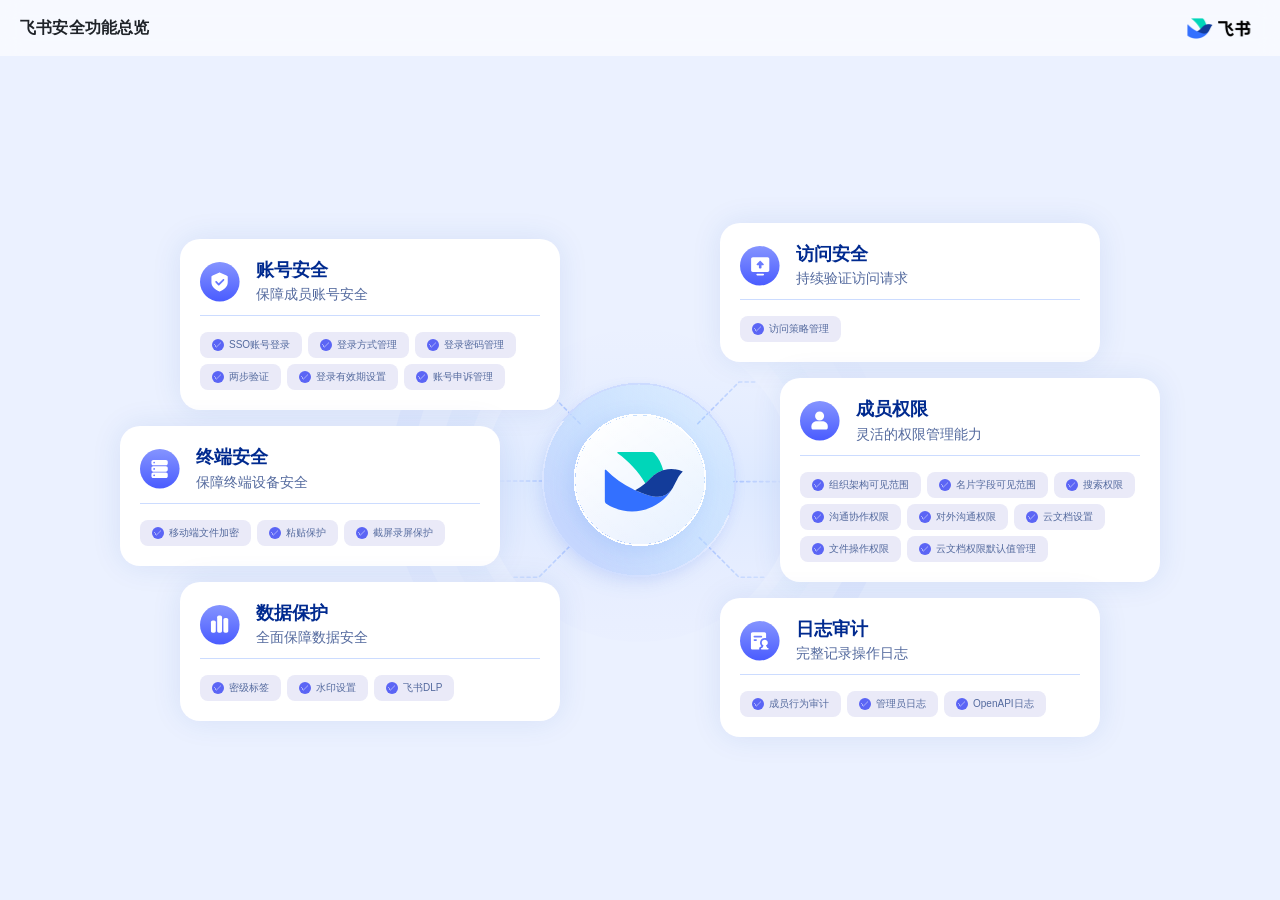
<file: index.html>
<!DOCTYPE html>
<html lang="zh-CN">
<head>
    <meta charset="UTF-8">
    <meta name="viewport" content="width=device-width, initial-scale=1.0">
    <title>飞书安全功能总览</title>
    <link rel="stylesheet" href="styles.css">
    <style>
        /* 移除链接的下划线 */
        a {
            text-decoration: none !important;
        }

        /* 首页为固定头部预留空间，避免遮挡卡片 */
        .slant-cards-page {
            padding-top: calc(var(--page-header-height) + 4px);
            box-sizing: border-box;
        }
    </style>
</head>
<body class="slant-cards-page">
    <header class="fixed-header">
        <div class="header-title">飞书安全功能总览</div>
        <img class="header-logo" src="feishu-security-logo.svg" alt="Logo" />
    </header>
    <div class="cards-container">
        <!-- 左侧卡片组 -->
        <div class="card-group left-group">
            <a href="account-security-detail.html" class="card-link">
                <div class="slant-card" id="card-account">
                    <div class="card-header">
                        <img src="account-security.svg" alt="账号安全" class="svg-icon">
                        <div class="card-text-container">
                            <div class="card-title">账号安全</div>
                            <div class="card-description">保障成员账号安全</div>
                        </div>
                    </div>
                    <div class="card-tags">
                        <div class="card-tag">SSO账号登录</div>
                        <div class="card-tag">登录方式管理</div>
                        <div class="card-tag">登录密码管理</div>
                        <div class="card-tag">两步验证</div>
                        <div class="card-tag">登录有效期设置</div>
                        <div class="card-tag">账号申诉管理</div>
                    </div>
                </div>
            </a>
            
            <a href="terminal-security-detail.html" class="card-link">
                <div class="slant-card left-group-middle" id="card-terminal">
                    <div class="card-header">
                        <img src="terminal-security.svg" alt="终端安全" class="svg-icon">
                        <div class="card-text-container">
                            <div class="card-title">终端安全</div>
                            <div class="card-description">保障终端设备安全</div>
                        </div>
                    </div>
                    <div class="card-tags">
                        <div class="card-tag">移动端文件加密</div>
                        <div class="card-tag">粘贴保护</div>
                        <div class="card-tag">截屏录屏保护</div>
                    </div>
                </div>
            </a>
            
            <div class="card-link">
                <a href="data-protection-detail.html">
                    <div class="slant-card" id="card-data">
                        <div class="card-header">
                            <img src="data-protection.svg" alt="数据保护" class="svg-icon">
                            <div class="card-text-container">
                                <div class="card-title">数据保护</div>
                                <div class="card-description">全面保障数据安全</div>
                            </div>
                        </div>
                        <div class="card-tags">
                            <div class="card-tag">密级标签</div>
                            <div class="card-tag">水印设置</div>
                            <div class="card-tag">飞书DLP</div>
                        </div>
                    </div>
                </a>
            </div>
        </div>
        
        <!-- 中间飞书Logo区域 -->
        <div class="center-logo">
            <img src="feishu-logo.svg" alt="飞书安全" id="center-logo" class="center-logo-image">
        </div>
        
        <!-- 右侧卡片组 -->
        <div class="card-group right-group">
            <a href="access-security-detail.html" class="card-link">
                <div class="slant-card" id="card-access">
                    <div class="card-header">
                        <img src="access-security.svg" alt="访问安全" class="svg-icon">
                        <div class="card-text-container">
                            <div class="card-title">访问安全</div>
                            <div class="card-description">持续验证访问请求</div>
                        </div>
                    </div>
                    <div class="card-tags">
                        <div class="card-tag">访问策略管理</div>
                    </div>
                </div>
            </a>
            
            <div class="card-link">
                <a href="member-permissions-detail.html">
                    <div class="slant-card right-group-middle" id="card-permissions">
                        <div class="card-header">
                            <img src="member-permissions.svg" alt="成员权限" class="svg-icon">
                            <div class="card-text-container">
                                <div class="card-title">成员权限</div>
                                <div class="card-description">灵活的权限管理能力</div>
                            </div>
                        </div>
                        <div class="card-tags">
                            <div class="card-tag">组织架构可见范围</div>
                            <div class="card-tag">名片字段可见范围</div>
                            <div class="card-tag">搜索权限</div>
                            <div class="card-tag">沟通协作权限</div>
                            <div class="card-tag">对外沟通权限</div>
                            <div class="card-tag">云文档设置</div>
                            <div class="card-tag">文件操作权限</div>
                            <div class="card-tag">云文档权限默认值管理</div>
                        </div>
                    </div>
                </a>
            </div>
            
            <div class="card-link">
                <a href="log-audit-detail.html">
                    <div class="slant-card" id="card-audit">
                        <div class="card-header">
                            <img src="log-audit.svg" alt="日志审计" class="svg-icon">
                            <div class="card-text-container">
                                <div class="card-title">日志审计</div>
                                <div class="card-description">完整记录操作日志</div>
                            </div>
                        </div>
                        <div class="card-tags">
                            <div class="card-tag">成员行为审计</div>
                            <div class="card-tag">管理员日志</div>
                            <div class="card-tag">OpenAPI日志</div>
                        </div>
                    </div>
                </a>
            </div>
        </div>

    </div>
    <script src="script.js"></script>
</body>
</html>
</file>
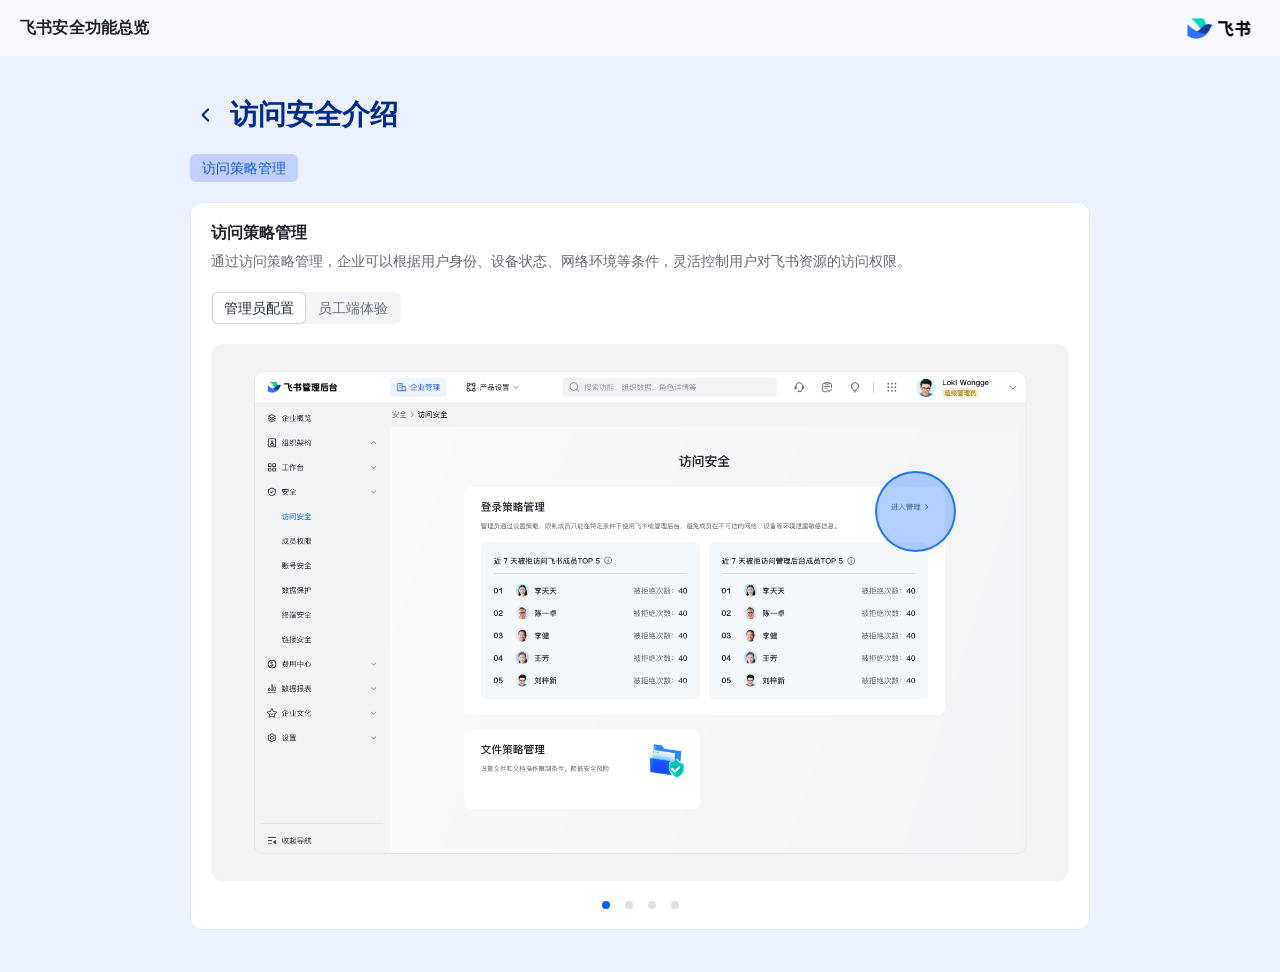
<file: access-security-detail.html>
<!DOCTYPE html>
<html lang="zh-CN">
<head>
    <meta charset="UTF-8">
    <meta name="viewport" content="width=device-width, initial-scale=1.0">
    <title>访问安全介绍</title>
    <link rel="stylesheet" href="styles.css">
    <style>
        /* 全局样式 */
        * {
            margin: 0;
            padding: 0;
            box-sizing: border-box;
        }
        
        body {
            font-family: 'Inter', -apple-system, BlinkMacSystemFont, 'Segoe UI', Roboto, Oxygen, Ubuntu, Cantarell, 'Open Sans', 'Helvetica Neue', sans-serif;
            background-color: #EBF1FF;
            color: #333;
            display: block;
            overflow-y: auto;
            overflow-x: hidden;
            padding: 0;
        }

        :root {
            --page-header-height: 56px;
        }

        /* 固定头部 */
        .fixed-header {
            position: fixed;
            top: 0;
            left: 0;
            right: 0;
            height: var(--page-header-height);
            display: flex;
            align-items: center;
            justify-content: space-between;
            padding: 0 20px;
            background: rgba(255, 255, 255, 0.6);
            backdrop-filter: blur(10px);
            -webkit-backdrop-filter: blur(10px);
            border-bottom: none;
            z-index: 1000;
        }

        .fixed-header .header-title {
            font-size: 16px;
            font-weight: 600;
            color: #1F2329;
            letter-spacing: 0.2px;
            white-space: nowrap;
        }

        .fixed-header .header-logo {
            height: 40px;
            width: auto;
            object-fit: contain;
        }
        
        /* 访问安全介绍页面特定样式 */
        .access-security-container {
            max-width: 900px;
            margin: calc(var(--page-header-height) + 16px) auto 40px;
            width: calc(100% - 40px);
            padding: 24px 0;
            display: flex;
            flex-direction: column;
            gap: 20px !important;
            min-height: 700px;
        }
        
        .back-arrow {
            display: inline-flex;
            align-items: center;
            justify-content: center;
            width: 32px;
            height: 32px;
            margin-right: 8px;
            border-radius: 50%;
            background-color: transparent;
            color: #002A8F;
            border: none;
            cursor: pointer;
            transition: all 0.3s ease;
            vertical-align: middle;
        }
        .back-arrow img {
            width: 20px;
            height: 20px;
            vertical-align: middle;
        }
        
        .back-arrow svg {
            width: 20px;
            height: 20px;
            fill: none;
        }
        
        .back-arrow:hover {
            background-color: #f5f7fa;
        }
        
        .content-section {
            display: flex;
            gap: 20px;
            align-items: flex-start;
        }
        
        .text-content {
            flex: 1;
            max-width: 600px;
        }
        
        .main-title {
            font-size: 28px;
            font-weight: 600;
            color: #002A8F;
            margin-bottom: 20px;
            display: flex;
            align-items: center;
        }
        
        .description {
            font-size: 16px;
            line-height: 1.8;
            color: #646A73;
            margin-bottom: 20px;
        }
        
        .feature-buttons {
            display: grid;
            grid-template-columns: 1fr 1fr;
            gap: 15px;
        }
        
        .feature-button {
            background-color: #f5f7fa;
            color: #333;
            border: 1px solid #e3e9f0;
            padding: 15px 20px;
            border-radius: 8px;
            cursor: pointer;
            font-size: 14px;
            text-align: left;
            transition: all 0.3s ease;
        }
        
        .feature-button:hover {
            background-color: #e3e9f0;
            box-shadow: 0 2px 8px rgba(0, 0, 0, 0.1);
        }
        
        .flowchart-container {
            flex: 1;
            background-color: #fff;
            border-radius: 12px;
            padding: 40px;
            display: flex;
            flex-direction: column;
            align-items: center;
            position: relative;
            overflow: hidden;
        }
        
        /* 移除流程图的背景渐变 */
        
        .flowchart-branches {
            display: flex;
            gap: 20px;
            z-index: 1;
            width: 100%;
            justify-content: space-between;
        }
        
        .branch {
            display: flex;
            flex-direction: column;
            align-items: center;
            gap: 20px;
            width: 48%;
        }
        
        .branch > div {
            width: 100%;
            box-sizing: border-box;
        }
        
        .branch-title {
            padding: 12px 24px;
            border-radius: 24px;
            font-size: 16px;
            font-weight: 600;
            color: #fff;
            margin-bottom: 10px;
            text-align: center;
        }
        
        .sso-branch .branch-title {
            background-color: #3370FF;
        }
        
        .feishu-branch .branch-title {
            background-color: #00D6B9;
        }
        
        .branch-item {
            padding: 12px 24px;
            border: 1px solid #e3e9f0;
            border-radius: 6px;
            background-color: #fff;
            font-size: 14px;
            color: #333;
            text-align: center;
            box-shadow: 0 2px 4px rgba(0, 0, 0, 0.05);
            cursor: pointer;
            transition: all 0.3s ease;
        }
        
        button.branch-item {
            border: 1px solid #e3e9f0;
            outline: none;
            font-family: inherit;
        }
        
        .branch-item:hover {
            background-color: #f5f7fa;
            box-shadow: 0 4px 8px rgba(0, 0, 0, 0.1);
        }
        
        .branch-item:active {
            transform: translateY(1px);
            box-shadow: 0 1px 2px rgba(0, 0, 0, 0.05);
        }
        
        /* 底部Tab区样式 */
        .tab-section {
            margin-top: 30px;
        }
        
        .tabs {
            display: flex;
            gap: 12px;
            justify-content: flex-start;
            flex-wrap: wrap;
        }
        
        /* Tab按钮样式 */
        .tab-button {
            background-color: rgba(31,35,41,0.10);
            color: #1F2329;
            border: none;
            height: 28px;
            padding: 0 12px;
            border-radius: 6px;
            cursor: pointer;
            font-size: 14px;
            line-height: 28px;
            font-weight: 400;
            display: inline-flex;
            align-items: center;
            justify-content: center;
            transition: all 0.2s ease;
        }
        
        .tab-button:hover {
            background-color: rgba(31,35,41,0.06);
            color: #1F2329;
        }
        
        .tab-button.active {
            background-color: rgba(20, 86, 240, 0.2);
            color: #1456F0;
        }
        
        /* 图片容器基础样式 */
        .image-container {
            position: relative;
            width: 100%;
            max-height: 600px; /* 设置最大高度，避免在大屏幕上过大 */
            margin: 0;
            background-color: #F2F3F5;
            display: flex;
            justify-content: center;
            align-items: center;
            padding: 0;
            overflow: hidden;
            border-radius: 12px;
        }
        
        /* 为访问安全设置合适的宽高比 */
        #sub-content-access-policy-admin .image-container,
        #sub-content-access-policy-employee .image-container {
            aspect-ratio: 1.6/1;
        }
        
        .step-image {
            position: absolute;
            top: 50%;
            left: 50%;
            transform: translate(-50%, -50%);
            max-width: 90%;
            max-height: 90%;
            object-fit: contain;
            opacity: 0;
            transition: opacity 0.5s ease;
            margin: 0;
        }
        
        .step-image.active {
            opacity: 1;
        }

        /* 交互容器需要作为热区的绝对定位参照系 */
        .two-factor-images {
            position: relative;
            width: 100%;
            overflow: hidden;
        }
        
        /* 热区容器 - 保持覆盖整个图片容器 */
        .hotspots-container {
            position: absolute;
            top: 0;
            left: 0;
            width: 100%;
            height: 100%;
            pointer-events: none;
        }
        
        /* 热区样式 */
        .hotspot {
            position: absolute;
            width: clamp(44px, 6vw, 80px);
            height: clamp(44px, 6vw, 80px);
            border-radius: 50%;
            background: transparent;
            border: none;
            cursor: pointer;
            pointer-events: auto;
            transition: all 0.3s ease;
            display: none;
            transform-origin: center center;
        }
        
        /* 使用伪元素实现脉冲效果，避免与transform冲突 */
        .hotspot::before {
            content: '';
            position: absolute;
            top: 0;
            left: 0;
            width: 100%;
            height: 100%;
            border-radius: 50%;
            background-color: rgba(0, 96, 255, 0.3);
            border: 2px solid rgba(0, 96, 255, 0.8);
            animation: pulse 2s infinite;
            pointer-events: none;
        }
        
        /* 脉冲动画 */
        @keyframes pulse {
            0% {
                transform: scale(1);
                opacity: 0.7;
            }
            50% {
                transform: scale(1.2);
                opacity: 0.4;
            }
            100% {
                transform: scale(1);
                opacity: 0.7;
            }
        }
        
        /* 导航点样式 */
        .step-indicators {
            display: flex;
            justify-content: center;
            margin-top: 20px;
            margin-bottom: 20px;
            gap: 15px;
            z-index: 10;
        }
        
        /* 管理员配置的导航点容器显示 */
        .admin-indicators {
            display: flex;
        }
        
        .step-indicator {
            width: 8px;
            height: 8px;
            border-radius: 50%;
            background-color: #e0e0e0;
            cursor: pointer;
            transition: all 0.3s ease;
        }
        
        .step-indicator.active {
            background-color: #0060FF;
        }
        
        /* 确保h1和tabs之间的间距为20px */
        .main-title + .tab-section {
            margin-top: 20px !important;
        }
        
        /* 顶部区域样式 */
        .top-section {
            /* 移除margin-bottom，避免与gap叠加 */
        }
        
        /* 中间内容区样式 */
        .content-section {
            flex: 1;
            display: flex;
            justify-content: center;
            align-items: center;
            gap: 20px !important;
            background-color: #fff;
            border-radius: 12px;
            border: 1px solid #e3e9f0;
            overflow: hidden;
        }
        
        /* Tab内容样式 - 在访问安全页面中移除边框，避免与content-section的边框形成双层 */
        .content-section .tab-content {
            border: none;
            border-radius: 0;
        }
    </style>
</head>
<body>
    <header class="fixed-header">
        <div class="header-title">飞书安全功能总览</div>
        <!-- 你上传 logo 后，把 src 替换成对应文件名即可 -->
        <img class="header-logo" src="feishu-security-logo.svg" alt="Logo" />
    </header>
    <div class="access-security-container">
        <!-- 内容部分 -->
        <!-- 顶部标题区 -->
        <div class="top-section">
            <h1 class="main-title">
                <button class="back-arrow" onclick="window.location.href='index.html'" title="返回安全功能总览">
                    <img src="back-arrow.svg" alt="返回">
                </button>
                访问安全介绍
            </h1>
            
            <!-- 描述区域已移除 -->
            
            <!-- 底部Tab区 - 移动到这里 -->
            <div class="tab-section">
                <div class="tabs" style="opacity: 1;">
                    <button class="tab-button active" data-tab="access-policy">访问策略管理</button>
                </div>
            </div>
        </div>
        
        <!-- 中间内容区 -->
        <div class="content-section">
            <!-- 可切换的内容将在这里显示 -->
            <div id="content-access-policy" class="tab-content active" style="opacity: 1;">
                <div class="tab-inner-title">访问策略管理</div>
                <div class="tab-inner-description">通过访问策略管理，企业可以根据用户身份、设备状态、网络环境等条件，灵活控制用户对飞书资源的访问权限。</div>
                <div class="sub-tab-container">
                    <button class="sub-tab-button active" data-sub-tab="access-policy-admin">管理员配置</button>
                    <button class="sub-tab-button" data-sub-tab="access-policy-employee">员工端体验</button>
                </div>
                <div id="sub-content-access-policy-employee" class="sub-tab-content">
                    <div class="two-factor-images interactive">
                        <div class="image-container">
                            <img src="access-policy-management-step1.png" alt="访问策略管理 员工端 步骤1" class="step-image active" data-step="1">
                            <img src="access-policy-management-step2.png" alt="访问策略管理 员工端 步骤2" class="step-image" data-step="2">
                        </div>
                        <div class="hotspots-container">
                            <div class="hotspot" data-step="1" data-next-step="2" style="top: 35.11%; left: 72.39%; display: block;"></div>
                            <div class="hotspot" data-step="2" data-next-step="1" style="top: 50%; left: 50%;"></div>
                        </div>
                    </div>
                    <div class="step-indicators">
                        <div class="step-indicator active" data-step="1"></div>
                        <div class="step-indicator" data-step="2"></div>
                    </div>
                </div>
                <div id="sub-content-access-policy-admin" class="sub-tab-content active">
                    <div class="two-factor-images interactive">
                        <div class="image-container">
                            <img src="access-policy-management-admin-step1.png" alt="访问策略管理 管理员端 步骤1" class="step-image active" data-step="1">
                            <img src="access-policy-management-admin-step2.png" alt="访问策略管理 管理员端 步骤2" class="step-image" data-step="2">
                            <img src="access-policy-management-admin-step3.png" alt="访问策略管理 管理员端 步骤3" class="step-image" data-step="3">
                            <img src="access-policy-management-admin-step4.png" alt="访问策略管理 管理员端 步骤4" class="step-image" data-step="4">
                        </div>
                        <div class="hotspots-container">
                            <div class="hotspot" data-step="1" data-next-step="2" style="top: 23.69%; left: 77.41%; display: block;"></div>
                            <div class="hotspot" data-step="2" data-next-step="3" style="top: 13.97%; left: 86.39%;"></div>
                            <div class="hotspot" data-step="3" data-next-step="4" style="top: 86.68%; left: 86.53%;"></div>
                            <div class="hotspot" data-step="4" data-next-step="1" style="top: 6.15%; left: 45.97%;"></div>
                        </div>
                    </div>
                    <div class="step-indicators admin-indicators">
                        <div class="step-indicator active" data-step="1"></div>
                        <div class="step-indicator" data-step="2"></div>
                        <div class="step-indicator" data-step="3"></div>
                        <div class="step-indicator" data-step="4"></div>
                    </div>
                </div>
            </div>
        </div>
        
        <!-- 新增小tab切换器的CSS样式 -->
        <style>
            /* Tab内容样式 */
            .tab-content {
                display: none;
                width: 100%;
                height: 100%;
                padding: 20px 20px 0 20px;
                box-sizing: border-box;
                text-align: center;
                background-color: #fff;
                /* 移除边框，避免与content-section的边框形成双层 */
                border-radius: 12px;
            }
            
            .tab-content.active {
                display: flex;
                flex-direction: column;
            }
            /* Tab内部标题和描述 */
            .tab-inner-title {
                font-size: 16px;
                font-weight: 600;
                color: #1F2329;
                margin-bottom: 6px;
                margin-top: 0;
                text-align: left;
            }
            
            .tab-inner-description {
                font-size: 14px;
                line-height: 1.6;
                color: #646A73;
                margin-bottom: 20px;
                margin-top: 0;
                text-align: left;
            }
            
            /* 小tab切换器样式 - 按钮容器 */
            .sub-tab-container {
                display: inline-flex;
                gap: 0;
                margin-bottom: 20px;
                margin-top: 0;
                background-color: #F3F4F6;
                border-radius: 6px;
                padding: 1px;
                overflow: hidden;
                width: max-content;
                height: 32px;
                align-items: center;
            }
            
            .sub-tab-button {
                background-color: transparent;
                color: #6B7280;
                border: none;
                padding: 0 12px;
                height: 32px;
                border-radius: 6px;
                cursor: pointer;
                font-size: 14px;
                font-weight: 400;
                line-height: 32px;
                transition: all 0.2s ease;
            }
            
            .sub-tab-button:hover {
                background-color: rgba(0,0,0,0.02);
                color: #4B5563;
            }
            
            .sub-tab-button.active {
                background-color: #FFFFFF;
                color: #1F2937;
                border: none;
                box-shadow: inset 0 0 0 1px #D1D5DB, 0 1px 2px rgba(0,0,0,0.04);
                border-radius: 6px;
            }
            
            /* 小tab内容样式 */
            .sub-tab-content {
                display: none;
                margin-bottom: 0;
            }
            
            .sub-tab-content.active {
                display: block;
            }
        </style>
    </div>
    <script>
        // 初始化主标签
        function initTabs() {
            const tabButtons = document.querySelectorAll('.tab-button');
            const tabContents = document.querySelectorAll('.tab-content');
            
            // 添加标签切换事件
            tabButtons.forEach(button => {
                button.addEventListener('click', () => {
                    const targetTab = button.dataset.tab;
                    
                    // 更新按钮状态
                    tabButtons.forEach(btn => btn.classList.remove('active'));
                    button.classList.add('active');
                    
                    // 更新内容显示
                    tabContents.forEach(content => {
                        content.classList.remove('active');
                        if (content.id === `content-${targetTab}`) {
                            content.classList.add('active');
                            // 初始化当前标签页的子标签
                            initSubTabs(content);
                        }
                    });
                });
            });
        }
        
        // 初始化子标签
        function initSubTabs(tabContent) {
            const subTabButtons = tabContent.querySelectorAll('.sub-tab-button');
            const subTabContents = tabContent.querySelectorAll('.sub-tab-content');
            
            // 添加子标签切换事件
            subTabButtons.forEach(button => {
                button.addEventListener('click', () => {
                    const targetSubTab = button.dataset.subTab;
                    
                    // 更新按钮状态
                    subTabButtons.forEach(btn => btn.classList.remove('active'));
                    button.classList.add('active');
                    
                    // 更新内容显示
                    subTabContents.forEach(content => {
                        content.classList.remove('active');
                        if (content.id === `sub-content-${targetSubTab}`) {
                            content.classList.add('active');
                        }
                    });
                });
            });
        }
        
        // 初始化所有子标签
        function initAllSubTabs() {
            const allTabContents = document.querySelectorAll('.tab-content');
            allTabContents.forEach(content => {
                initSubTabs(content);
            });
        }
        
        // 初始化图片切换
        function initImageSwitching() {
            const allTabContents = document.querySelectorAll('.tab-content');
            
            allTabContents.forEach(content => {
                // 为热区添加点击事件
                const hotspots = content.querySelectorAll('.hotspot');
                hotspots.forEach(hotspot => {
                    hotspot.addEventListener('click', () => {
                        const nextStep = hotspot.dataset.nextStep;
                        const currentContent = hotspot.closest('.sub-tab-content');
                        
                        if (currentContent && nextStep) {
                            switchImage(currentContent, nextStep);
                        }
                    });
                });
                
                // 为导航点添加点击事件
                const stepIndicators = content.querySelectorAll('.step-indicator');
                stepIndicators.forEach(indicator => {
                    indicator.addEventListener('click', () => {
                        const step = indicator.dataset.step;
                        const currentContent = indicator.closest('.sub-tab-content');
                        
                        if (currentContent && step) {
                            switchImage(currentContent, step);
                        }
                    });
                });
            });
        }

        // 切换图片
        function switchImage(contentEl, step) {
            // 更新图片显示
            const stepImages = contentEl.querySelectorAll('.step-image');
            stepImages.forEach(img => {
                img.classList.remove('active');
                if (img.dataset.step === step) {
                    img.classList.add('active');
                }
            });
            
            // 更新指示器状态
            const stepIndicators = contentEl.querySelectorAll('.step-indicator');
            stepIndicators.forEach(indicator => {
                indicator.classList.remove('active');
                if (indicator.dataset.step === step) {
                    indicator.classList.add('active');
                }
            });
            
            // 更新热区显示
            const hotspots = contentEl.querySelectorAll('.hotspot');
            hotspots.forEach(hotspot => {
                hotspot.style.display = hotspot.dataset.step === step ? 'block' : 'none';
            });
        }
        
        // 页面加载完成后初始化
        document.addEventListener('DOMContentLoaded', () => {
            initTabs();
            initAllSubTabs();
            initImageSwitching();
        });
    </script>
<script src="process-end-popup.js"></script>
<script src="hotspot-debug.js"></script>
</body>
</html>
</file>
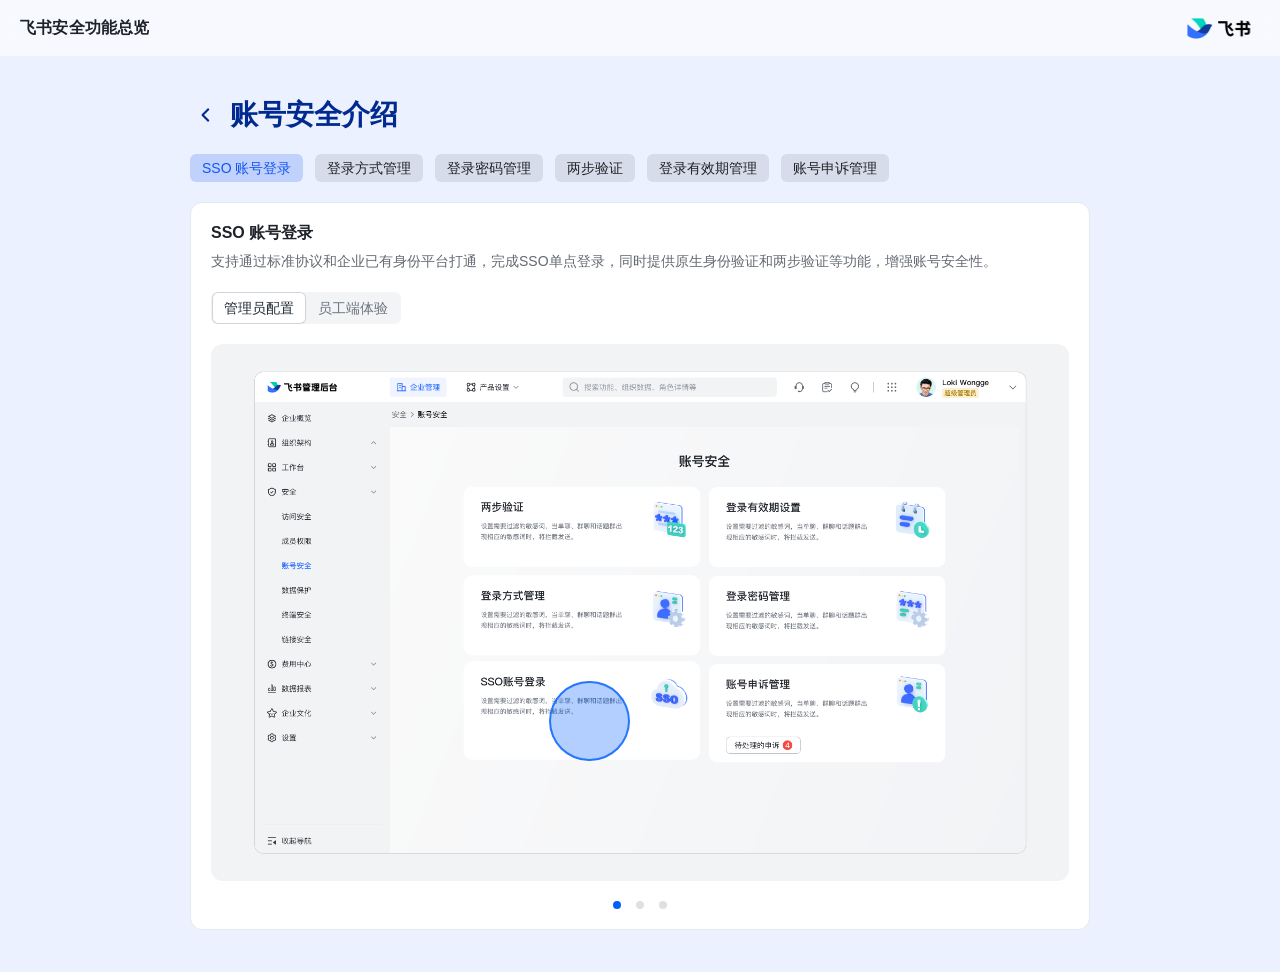
<file: account-security-detail.html>
<!DOCTYPE html>
<html lang="zh-CN">
<head>
    <meta charset="UTF-8">
    <meta name="viewport" content="width=device-width, initial-scale=1.0">
    <title>账号安全介绍</title>
    <link rel="stylesheet" href="styles.css">
    <style>
        /* 全局样式 */
        * {
            margin: 0;
            padding: 0;
            box-sizing: border-box;
        }
        
        body {
            font-family: 'Inter', -apple-system, BlinkMacSystemFont, 'Segoe UI', Roboto, Oxygen, Ubuntu, Cantarell, 'Open Sans', 'Helvetica Neue', sans-serif;
            background-color: #EBF1FF;
            color: #333;
            display: block;
            overflow-y: auto;
            overflow-x: hidden;
            padding: 0;
        }
        
        /* 账号安全介绍页面特定样式 */
        .account-security-container {
            max-width: 900px;
            margin: calc(var(--page-header-height) + 16px) auto 40px;
            width: calc(100% - 40px);
            padding: 24px 0;
            display: flex;
            flex-direction: column;
            gap: 20px !important;
            min-height: 700px;
        }
        
        .back-arrow {
            display: inline-flex;
            align-items: center;
            justify-content: center;
            width: 32px;
            height: 32px;
            margin-right: 8px;
            border-radius: 50%;
            background-color: transparent;
            color: #002A8F;
            border: none;
            cursor: pointer;
            transition: all 0.3s ease;
            vertical-align: middle;
        }
        .back-arrow img {
            width: 20px;
            height: 20px;
            vertical-align: middle;
        }
        
        .back-arrow svg {
            width: 20px;
            height: 20px;
            fill: none;
        }
        
        .back-arrow:hover {
            background-color: #f5f7fa;
        }
        
        .content-section {
            display: flex;
            gap: 20px;
            align-items: flex-start;
        }
        
        .text-content {
            flex: 1;
            max-width: 600px;
        }
        
        .main-title {
            font-size: 28px;
            font-weight: 600;
            color: #002A8F;
            margin-bottom: 20px;
            display: flex;
            align-items: center;
        }
        
        .description {
            font-size: 16px;
            line-height: 1.8;
            color: #646A73;
            margin-bottom: 20px;
        }
        
        .feature-buttons {
            display: grid;
            grid-template-columns: 1fr 1fr;
            gap: 15px;
        }
        
        .feature-button {
            background-color: #f5f7fa;
            color: #333;
            border: 1px solid #e3e9f0;
            padding: 15px 20px;
            border-radius: 8px;
            cursor: pointer;
            font-size: 14px;
            text-align: left;
            transition: all 0.3s ease;
        }
        
        .feature-button:hover {
            background-color: #e3e9f0;
            box-shadow: 0 2px 8px rgba(0, 0, 0, 0.1);
        }
        
        .flowchart-container {
            flex: 1;
            background-color: #fff;
            border-radius: 12px;
            padding: 40px;
            display: flex;
            flex-direction: column;
            align-items: center;
            position: relative;
            overflow: hidden;
        }
        
        /* 移除流程图的背景渐变 */
        
        .flowchart-branches {
            display: flex;
            gap: 20px;
            z-index: 1;
            width: 100%;
            justify-content: space-between;
        }
        
        .branch {
            display: flex;
            flex-direction: column;
            align-items: center;
            gap: 20px;
            width: 48%;
        }
        
        .branch > div {
            width: 100%;
            box-sizing: border-box;
        }
        
        .branch-title {
            padding: 12px 24px;
            border-radius: 24px;
            font-size: 16px;
            font-weight: 600;
            color: #fff;
            margin-bottom: 10px;
            text-align: center;
        }
        
        .sso-branch .branch-title {
            background-color: #3370FF;
        }
        
        .feishu-branch .branch-title {
            background-color: #00D6B9;
        }
        
        .branch-item {
            padding: 12px 24px;
            border: 1px solid #e3e9f0;
            border-radius: 6px;
            background-color: #fff;
            font-size: 14px;
            color: #333;
            text-align: center;
            box-shadow: 0 2px 4px rgba(0, 0, 0, 0.05);
            cursor: pointer;
            transition: all 0.3s ease;
        }
        
        button.branch-item {
            border: 1px solid #e3e9f0;
            outline: none;
            font-family: inherit;
        }
        
        .branch-item:hover {
            background-color: #f5f7fa;
            box-shadow: 0 4px 8px rgba(0, 0, 0, 0.1);
        }
        
        .branch-item:active {
            transform: translateY(1px);
            box-shadow: 0 1px 2px rgba(0, 0, 0, 0.05);
        }
        
        .branch-line {
            width: 2px;
            height: 30px;
            background-color: #e3e9f0;
            align-self: center;
        }
        
        /* 确保div之间的间距为20px */
        /* h1和tabs之间的间距 */
        .main-title + .tab-section {
            margin-top: 20px !important;
        }
        
        /* tabs和description之间的间距 */
        .tab-section + .description {
            margin-top: 20px !important;
        }
        
        
        /* 顶部区域样式 */
        .top-section {
            /* 移除margin-bottom，避免与gap叠加 */
        }
        
        /* 中间内容区样式 */
        .content-section {
            flex: 1;
            display: flex;
            justify-content: center;
            align-items: center;
            gap: 20px !important;
            background-color: #fff;
            border-radius: 12px;
            border: 1px solid #e3e9f0;
            overflow: hidden;
            position: relative;
        }
        
        /* Tab内容样式 */
        .tab-content {
            display: none;
            width: 100%;
            height: 100%;
            padding: 0;
            box-sizing: border-box;
            text-align: center;
            background-color: #fff;
            /* 移除边框，避免与content-section的边框形成双层 */
            border-radius: 12px;
        }
        
        .tab-content.active {
            display: flex;
            flex-direction: column;
        }
        
        /* Tab内容内部样式 */
        .tab-content-inner {
            display: flex;
            flex-direction: column;
            align-items: center;
            justify-content: center;
            height: auto;
            text-align: center;
            margin-top: 10px;
            flex-shrink: 0;
        }
        
        /* Tab图片样式 */
        .tab-image {
            max-width: 100%;
            max-height: 100%;
            margin-bottom: 0;
            opacity: 1;
        }
        
        /* 两步验证双图片样式 */
        /* 确保容器能同时适应宽度和高度 */
        .two-factor-images {
            display: flex;
            justify-content: center;
            align-items: flex-start;
            width: 100%;
            flex: 1;
            position: relative;
            overflow: hidden;
        }
        
        /* 两步验证交互版本样式 */
        /* 调整整体容器的边距和对齐方式 */
        .two-factor-images.interactive {
            margin: 0 !important; /* 去掉上下边距 */
            padding: 0 !important; /* 确保内部元素无内边距 */
            justify-content: center; /* 水平对齐方式 */
            align-items: center; /* 垂直对齐方式 */
            width: 100% !important; /* 确保占据全部宽度 */
            box-sizing: border-box !important; /* 确保内边距和边框不影响宽度计算 */
        }
        
        /* 子tab容器样式 */
        .sub-tab-container {
            margin: 0;
            padding: 0; /* 移除容器内边距 */
            margin-bottom: 0;
        }
        
        /* 子tab按钮样式 */
        .sub-tab-button {
            margin: 0;
            padding-left: 8px;
            padding-right: 8px;
            height: 32px;
            border: none;
            background: none;
            color: #666;
            font-size: 14px;
            cursor: pointer;
            transition: all 0.3s ease;
            border-radius: 8px;
        }
        
        .sub-tab-button.active {
            color: #5B65F5;
            font-weight: 500;
            border-radius: 8px;
        }
        
        /* 子tab内容样式（统一为块级显示，移除高度与负外边距） */
        .sub-tab-content {
            display: block;
            padding: 0;
            margin: 0;
        }
        
        /* 子tab内容的文字说明区域 */
        .sub-tab-content .tab-content-inner {
            height: auto;
            margin-top: 10px;
            padding-top: 0;
            flex-shrink: 0;
        }
        
        /* 步骤容器 */
        .step-container {
            position: relative;
            width: 100%;
            height: 100%;
            display: flex;
            flex-direction: column;
            justify-content: center;
            align-items: center;
            max-width: 100%; /* 移除最大宽度限制 */
            margin: 0;
            padding: 0;
            box-sizing: border-box;
        }

        /* 步骤指示器样式 - 导航点容器 */
        .step-indicators {
            display: flex;
            justify-content: center;
            margin-top: 20px;
            margin-bottom: 20px;
            gap: 15px;
            z-index: 10; /* 确保导航点在最上层显示 */
        }
        
        /* 管理员配置的导航点容器显示，与普通导航一致 */
        .admin-indicators {
            display: flex;
        }
        
        .step-indicator {
            width: 8px;
            height: 8px;
            border-radius: 50%;
            background-color: #e0e0e0;
            cursor: pointer;
            transition: all 0.3s ease;
        }
        
        .step-indicator.active {
            background-color: #0060FF;
        }
        
        /* 图片容器 - 针对不同模块使用不同的宽高比 */
        .image-container {
            position: relative;
            width: 100%;
            max-height: 600px; /* 设置最大高度，避免在大屏幕上过大 */
            margin: 0;
            background-color: #F2F3F5;
            display: flex;
            justify-content: center;
            align-items: center;
            padding: 0;
            overflow: hidden;
            border-radius: 12px;
        }
        
        /* 为登录方式管理管理员端设置特定宽高比 */
        #sub-content-login-method-admin .image-container {
            aspect-ratio: 1.6/1; /* 管理员端图片宽高比 1.6:1 */
        }
        
        /* 为登录方式管理员工端设置特定宽高比 */
        #sub-content-login-method-employee .image-container {
            aspect-ratio: 1.71/1; /* 员工端图片宽高比约 1.71:1 */
        }
        
        /* 为其他功能模块设置合适的宽高比 */
        #sub-content-sso-employee .image-container,
        #sub-content-sso-admin .image-container,
        #sub-content-password-employee .image-container,
        #sub-content-password-admin .image-container,
        #sub-content-employee .image-container,
        #sub-content-admin .image-container,
        #sub-content-validity-employee .image-container,
        #sub-content-validity-admin .image-container,
        #sub-content-appeal-employee .image-container,
        #sub-content-appeal-admin .image-container {
            aspect-ratio: 1.6/1; /* 设置与登录方式管理管理员端相同的宽高比 */
        }
        
        .step-image {
            position: absolute;
            top: 50%;
            left: 50%;
            transform: translate(-50%, -50%);
            max-width: 90%;
            max-height: 90%;
            object-fit: contain;
            opacity: 0;
            transition: opacity 0.5s ease;
            margin: 0;
        }
        
        .step-image.active {
            opacity: 1;
        }
        
        /* 热区容器 - 保持覆盖整个图片容器 */
        .hotspots-container {
            position: absolute;
            top: 0;
            left: 0;
            width: 100%;
            height: 100%;
            pointer-events: none;
        }
        
        /* 热区样式 */
        .hotspot {
            position: absolute;
            width: clamp(44px, 6vw, 80px);
            height: clamp(44px, 6vw, 80px);
            border-radius: 50%;
            background: transparent;
            border: none;
            cursor: pointer;
            pointer-events: auto;
            transition: all 0.3s ease;
            display: none;
            transform-origin: center center;
        }
        
        /* 使用伪元素实现脉冲效果，避免与transform冲突 */
        .hotspot::before {
            content: '';
            position: absolute;
            top: 0;
            left: 0;
            width: 100%;
            height: 100%;
            border-radius: 50%;
            background-color: rgba(0, 96, 255, 0.3);
            border: 2px solid rgba(0, 96, 255, 0.8);
            animation: pulse 2s infinite;
            pointer-events: none;
        }

        /* 脉冲动画（蓝色圈呼吸效果） */
        @keyframes pulse {
            0% {
                transform: scale(1);
                opacity: 0.7;
            }
            50% {
                transform: scale(1.2);
                opacity: 0.4;
            }
            100% {
                transform: scale(1);
                opacity: 0.7;
            }
        }
        
        /* 已移除通用热区样式，各模块样式在对应区域定义 */

        /* ====================== */
        /* 各功能模块悬浮按钮位置
           说明：原先这里通过 CSS + !important 写死了各步骤热区位置，
           会覆盖我们调试面板写回到元素上的 inline style，导致你调了
           坐标但真正显示的仍然是旧值。现已改为统一用 inline style 控制，
           这里不再对具体步骤的 top/left 进行额外设置。 */
        
        /* 调整主容器 */
        .step1-container {
            max-width: 80%; /* 限制第一张图的最大宽度为容器的80% */
            max-height: 80%; /* 限制最大高度为白色容器的80% */
            margin: 0 auto; /* 居中显示 */
            position: relative;
            display: flex;
            align-items: center;
            justify-content: center;
            text-align: center;
        }
        
        /* 第一张图样式 - 确保同时跟随宽度和高度自适应并居中 */
        .step1-container .tab-image:first-child {
            max-width: 100%; /* 相对于容器的80%宽度 */
            max-height: 288px; /* 白色容器400px扣除内边距40px后的80%（360px*0.8） */
            height: auto;
            width: auto;
            display: block;
            filter: drop-shadow(0 0 17px rgba(0, 0, 0, 0.10)); /* 17px模糊，10%透明度黑色投影 */
            will-change: filter, transform; /* 启用硬件加速 */
            transform: translateZ(0); /* 触发GPU渲染 */
        }
        
        /* 默认第二张图样式（保持原有两步验证的尺寸和位置） */
        .step1-container .tab-image:last-child {
            position: absolute;
            top: 0;
            left: 0;
            width: 50%; /* 始终保持第一张图的50%宽度 */
            height: auto; /* 保持与宽度的比例 */
            z-index: 2; /* 置于上方 */
            transform-origin: top left; /* 设置变换原点为左上角 */
            filter: drop-shadow(0 0 17px rgba(0, 0, 0, 0.10)); /* 17px模糊，10%透明度黑色投影 */
            will-change: filter, transform; /* 启用硬件加速 */
        }
        
        /* SSO账号登录模块第二张图样式（自定义） */
        .sso-container .tab-image:last-child {
            top: 30%; /* 相对于父容器上边界向下移动30%的容器高度 */
            left: 40%; /* 相对于父容器左边界向右移动40%的容器宽度 */
            width: 80%; /* 放大到第一张图的80%宽度 */
            filter: drop-shadow(0 0 17px rgba(0, 0, 0, 0.10)); /* 17px模糊，10%透明度黑色投影 */
            will-change: filter, transform; /* 启用硬件加速 */
            animation: fadeInScaleSSO 0.6s ease 200ms forwards; /* 使用自定义动画 */
        }
        
        /* 登录方式管理模块第二张图样式 */
        .login-method-container .tab-image:last-child {
            top: 20%; /* 相对于父容器上边界向下移动20%的容器高度 */
            left: 50%; /* 相对于父容器左边界向右移动50%的容器宽度 */
            width: 90%; /* 缩小到第一张图的90%宽度 */
            filter: drop-shadow(0 0 17px rgba(0, 0, 0, 0.10)); /* 17px模糊，10%透明度黑色投影 */
            will-change: filter, transform; /* 启用硬件加速 */
            animation: fadeInScaleSSO 0.6s ease 200ms forwards; /* 使用自定义动画 */
        }
        
        /* 登录密码管理模块第二张图样式 */
        .password-container .tab-image:last-child {
            top: 40%; /* 相对于父容器上边界向下移动40%的容器高度 */
            left: 50%; /* 相对于父容器左边界向右移动50%的容器宽度 */
            width: 90%; /* 缩小到第一张图的90%宽度 */
            filter: drop-shadow(0 0 17px rgba(0, 0, 0, 0.10)); /* 17px模糊，10%透明度黑色投影 */
            will-change: filter, transform; /* 启用硬件加速 */
            animation: fadeInScaleSSO 0.6s ease 200ms forwards; /* 使用自定义动画 */
        }

        .tab-content-inner p {
            margin: 10px 0;
            color: #333;
            font-size: 16px;
        }
        
        /* 底部Tab区样式 */
        .tab-section {
            margin-top: 30px;
        }
        
        .tabs {
            display: flex;
            gap: 12px;
            justify-content: flex-start;
            flex-wrap: wrap;
        }
        
        /* Tab按钮样式 */
        .tab-button {
            background-color: rgba(31,35,41,0.10);
            color: #1F2329;
            border: none;
            height: 28px;
            padding: 0 12px;
            border-radius: 6px;
            cursor: pointer;
            font-size: 14px;
            line-height: 28px;
            font-weight: 400;
            display: inline-flex;
            align-items: center;
            justify-content: center;
            transition: all 0.2s ease;
        }
        
        .tab-button:hover {
            background-color: rgba(31,35,41,0.06);
            color: #1F2329;
        }
        
        .tab-button.active {
            background-color: rgba(20, 86, 240, 0.2);
            color: #1456F0;
            font-weight: 500;
        }
        
        /* 响应式设计（禁用对 tabs 间距与按钮尺寸的覆盖） */
        @media (max-width: 768px) {
        }
        
        /* 初始状态：页面内容隐藏，用于转场动画 */
        .tab-content,
        .tabs {
            opacity: 0;
        }
    </style>
</head>
<body>
    <header class="fixed-header">
        <div class="header-title">飞书安全功能总览</div>
        <img class="header-logo" src="feishu-security-logo.svg" alt="Logo" />
    </header>
    <div class="account-security-container">
        <!-- 内容部分 -->
        <!-- 顶部标题区 -->
        <div class="top-section">
            <h1 class="main-title">
                <button class="back-arrow" onclick="window.location.href='index.html'" title="返回安全功能总览">
                    <img src="back-arrow.svg" alt="返回">
                </button>
                账号安全介绍
            </h1>
            
            <!-- 描述区域已移除 -->
            
            <!-- 底部Tab区 - 移动到这里 -->
            <div class="tab-section">
                <div class="tabs">
                    <button class="tab-button active" data-tab="sso">SSO 账号登录</button>
                    <button class="tab-button" data-tab="login-method">登录方式管理</button>
                    <button class="tab-button" data-tab="password-management">登录密码管理</button>
                    <button class="tab-button" data-tab="two-factor">两步验证</button>
                    <button class="tab-button" data-tab="validity">登录有效期管理</button>
                    <button class="tab-button" data-tab="appeal">账号申诉管理</button>
                </div>
            </div>
            
            
        
        <!-- 中间内容区 -->
                <!-- 可切换的内容将在这里显示 -->
                <div id="content-sso" class="tab-content active">
                    <div class="tab-inner-title">SSO 账号登录</div>
                    <div class="tab-inner-description">支持通过标准协议和企业已有身份平台打通，完成SSO单点登录，同时提供原生身份验证和两步验证等功能，增强账号安全性。</div>
                    <div class="sub-tab-container">
                        <button class="sub-tab-button active" data-sub-tab="sso-admin">管理员配置</button>
                        <button class="sub-tab-button" data-sub-tab="sso-employee">员工端体验</button>
                    </div>
                    <div id="sub-content-sso-employee" class="sub-tab-content">
                        <div class="two-factor-images interactive">
                            <div class="image-container">
                                <img src="sso-step1.png" alt="SSO 步骤1" class="step-image active" data-step="1">
                                <img src="sso-step2.png" alt="SSO 步骤2" class="step-image" data-step="2">
                                <img src="sso-step3.png" alt="SSO 步骤3" class="step-image" data-step="3">
                                <img src="sso-step4.png" alt="SSO 步骤4" class="step-image" data-step="4">
                            </div>
                            <div class="hotspots-container">
                                <div class="hotspot" data-step="1" data-next-step="2" style="top: 71.63%; left: 70.63%;"></div>
                                <div class="hotspot" data-step="2" data-next-step="3" style="top: 71.63%; left: 70.16%;"></div>
                                <div class="hotspot" data-step="3" data-next-step="4" style="top: 59.51%; left: 78.90%;"></div>
                                <div class="hotspot" data-step="4" data-next-step="1" style="top: 34.52%; left: 67.60%;"></div>
                            </div>
                        </div>
                        <div class="step-indicators">
                            <div class="step-indicator active" data-step="1"></div>
                            <div class="step-indicator" data-step="2"></div>
                            <div class="step-indicator" data-step="3"></div>
                            <div class="step-indicator" data-step="4"></div>
                        </div>
                    </div>
                    <div id="sub-content-sso-admin" class="sub-tab-content active">
                        <div class="two-factor-images interactive">
                            <div class="image-container">
                                <img src="sso-admin-step1.png" alt="SSO 管理 步骤1" class="step-image active" data-step="1">
                                <img src="sso-admin-step2.png" alt="SSO 管理 步骤2" class="step-image" data-step="2">
                                <img src="sso-admin-step3.png" alt="SSO 管理 步骤3" class="step-image" data-step="3">
                            </div>
                            <div class="hotspots-container">
                                <div class="hotspot" data-step="1" data-next-step="2" style="top: 62.68%; left: 39.39%;"></div>
                                <div class="hotspot" data-step="2" data-next-step="3" style="top: 14.94%; left: 69.11%;"></div>
                                <div class="hotspot" data-step="3" data-next-step="1" style="top: 4.49%; left: 46.50%;"></div>
                            </div>
                        </div>
                        <div class="step-indicators admin-indicators">
                            <div class="step-indicator active" data-step="1"></div>
                            <div class="step-indicator" data-step="2"></div>
                            <div class="step-indicator" data-step="3"></div>
                        </div>
                    </div>
                </div>
                <div id="content-login-method" class="tab-content">
                    <div class="tab-inner-title">登录方式管理</div>
                    <div class="tab-inner-description">灵活管理登录方式，支持多种身份验证方式，包括密码登录、短信验证码登录等，满足不同场景的安全需求。</div>
                    <div class="sub-tab-container">
                        <button class="sub-tab-button active" data-sub-tab="login-method-admin">管理员配置</button>
                        <button class="sub-tab-button" data-sub-tab="login-method-employee">员工端体验</button>
                    </div>
                    <div id="sub-content-login-method-employee" class="sub-tab-content">
                        <div class="two-factor-images interactive">
                            <div class="image-container">
                                <img src="login-method-step1.png" alt="登录方式 步骤1" class="step-image active" data-step="1">
                                <img src="login-method-step2.png" alt="登录方式 步骤2" class="step-image" data-step="2">
                            </div>
                            <div class="hotspots-container">
                                <div class="hotspot" data-step="1" data-next-step="2" style="top: 35.70%; left: 69.35%;"></div>
                                <div class="hotspot" data-step="2" data-next-step="1" style="top: 50.05%; left: 56.18%;"></div>
                            </div>
                        </div>
                        <div class="step-indicators">
                            <div class="step-indicator active" data-step="1"></div>
                            <div class="step-indicator" data-step="2"></div>
                        </div>
                    </div>
                    <div id="sub-content-login-method-admin" class="sub-tab-content active">
                        <div class="two-factor-images interactive">
                            <div class="image-container">
                                <img src="login-method-admin-step1.png" alt="登录方式 管理 步骤1" class="step-image active" data-step="1">
                                <img src="login-method-admin-step2.png" alt="登录方式 管理 步骤2" class="step-image" data-step="2">
                                <img src="login-method-admin-step3.png" alt="登录方式 管理 步骤3" class="step-image" data-step="3">
                                <img src="login-method-admin-step4.png" alt="登录方式 管理 步骤4" class="step-image" data-step="4">
                                <img src="login-method-admin-step5.png" alt="登录方式 管理 步骤5" class="step-image" data-step="5">
                            </div>
                            <div class="hotspots-container">
                                <div class="hotspot" data-step="1" data-next-step="2" style="top: 42.91%; left: 36.60%;"></div>
                                <div class="hotspot" data-step="2" data-next-step="3" style="top: 27.99%; left: 86.13%;"></div>
                                <div class="hotspot" data-step="3" data-next-step="4" style="top: 29.86%; left: 53.03%;"></div>
                                <div class="hotspot" data-step="4" data-next-step="5" style="top: 28.18%; left: 86.13%;"></div>
                                <div class="hotspot" data-step="5" data-next-step="1" style="top: 4.49%; left: 45.34%;"></div>
                            </div>
                        </div>
                        <div class="step-indicators admin-indicators">
                            <div class="step-indicator active" data-step="1"></div>
                            <div class="step-indicator" data-step="2"></div>
                            <div class="step-indicator" data-step="3"></div>
                            <div class="step-indicator" data-step="4"></div>
                            <div class="step-indicator" data-step="5"></div>
                        </div>
                    </div>
                </div>
                <div id="content-password-management" class="tab-content">
                    <div class="tab-inner-title">登录密码管理</div>
                    <div class="tab-inner-description">提供密码强度检测、定期密码更换提醒和密码重置功能，帮助用户维护安全的密码策略。</div>
                    <div class="sub-tab-container">
                        <button class="sub-tab-button active" data-sub-tab="password-admin">管理员配置</button>
                        <button class="sub-tab-button" data-sub-tab="password-employee">员工端体验</button>
                    </div>
                    <div id="sub-content-password-employee" class="sub-tab-content">
                        <div class="two-factor-images interactive">
                            <div class="image-container">
                                <img src="password-step1.png" alt="密码管理 步骤1" class="step-image active" data-step="1">
                                <img src="password-step2.png" alt="密码管理 步骤2" class="step-image" data-step="2">
                            </div>
                            <div class="hotspots-container">
                                <div class="hotspot" data-step="1" data-next-step="2" style="top: 36.57%; left: 69.46%;"></div>
                                <div class="hotspot" data-step="2" data-next-step="1" style="top: 73.68%; left: 71.33%;"></div>
                            </div>
                        </div>
                        <div class="step-indicators">
                            <div class="step-indicator active" data-step="1"></div>
                            <div class="step-indicator" data-step="2"></div>
                        </div>
                    </div>
                    <div id="sub-content-password-admin" class="sub-tab-content active">
                        <div class="two-factor-images interactive">
                            <div class="image-container">
                                <img src="password-admin-step1.png" alt="密码管理 管理 步骤1" class="step-image active" data-step="1">
                                <img src="password-admin-step2.png" alt="密码管理 管理 步骤2" class="step-image" data-step="2">
                                <img src="password-admin-step3.png" alt="密码管理 管理 步骤3" class="step-image" data-step="3">
                                <img src="password-admin-step4.png" alt="密码管理 管理 步骤4" class="step-image" data-step="4">
                                <img src="password-admin-step5.png" alt="密码管理 管理 步骤5" class="step-image" data-step="5">
                            </div>
                            <div class="hotspots-container">
                                <div class="hotspot" data-step="1" data-next-step="2" style="top: 43.84%; left: 63.05%;"></div>
                                <div class="hotspot" data-step="2" data-next-step="3" style="top: 32.65%; left: 77.39%;"></div>
                                <div class="hotspot" data-step="3" data-next-step="4" style="top: 35.45%; left: 51.52%;"></div>
                                <div class="hotspot" data-step="4" data-next-step="5" style="top: 18.85%; left: 70.63%;"></div>
                                <div class="hotspot" data-step="5" data-next-step="1" style="top: 2.26%; left: 44.64%;"></div>
                            </div>
                        </div>
                        <div class="step-indicators admin-indicators">
                            <div class="step-indicator active" data-step="1"></div>
                            <div class="step-indicator" data-step="2"></div>
                            <div class="step-indicator" data-step="3"></div>
                            <div class="step-indicator" data-step="4"></div>
                            <div class="step-indicator" data-step="5"></div>
                        </div>
                    </div>
                </div>
                <div id="content-two-factor" class="tab-content">
                    <div class="tab-inner-title">两步验证</div>
                    <div class="tab-inner-description">启用两步验证后，登录时需要输入密码和动态验证码，有效防止账号被盗，提升账号安全性。</div>
                    <!-- 1. 按钮容器 -->
                    <div class="sub-tab-container">
                        <button class="sub-tab-button active" data-sub-tab="admin">管理员配置</button>
                        <button class="sub-tab-button" data-sub-tab="employee">员工端体验</button>
                    </div>
                    
                    <!-- 2. 图片容器 -->
                    <div id="sub-content-employee" class="sub-tab-content">
                        <div class="two-factor-images interactive">
                            <div class="image-container">
                                <img src="two-factor-step1.png" alt="两步验证步骤1" class="step-image active" data-step="1">
                                <img src="two-factor-step2.png" alt="两步验证步骤2" class="step-image" data-step="2">
                                <img src="two-factor-step3.png" alt="两步验证步骤3" class="step-image" data-step="3">
                                <img src="two-factor-step4.png" alt="两步验证步骤4" class="step-image" data-step="4">
                            </div>
                            <!-- 热区容器 -->
                            <div class="hotspots-container">
                                <!-- 步骤1热区 -->
                                <div class="hotspot step1-hotspot" data-next-step="2" data-step="1" style="display: block; top: 37.50%; left: 70.05%;"></div>
                                <!-- 步骤2热区 -->
                                <div class="hotspot step2-hotspot" data-next-step="3" data-step="2" style="display: none; top: 70.51%; left: 68.65%;"></div>
                                <!-- 步骤3热区 -->
                                <div class="hotspot step3-hotspot" data-next-step="4" data-step="3" style="display: none; top: 36.94%; left: 67.25%;"></div>
                                <!-- 步骤4热区 -->
                                <div class="hotspot step4-hotspot" data-next-step="1" data-step="4" style="display: none; top: 45.52%; left: 70.75%;"></div>
                            </div>
                        </div>
                        <!-- 导航点容器（移入子内容内部，规范间距） -->
                        <div class="step-indicators">
                            <div class="step-indicator active" data-step="1"></div>
                            <div class="step-indicator" data-step="2"></div>
                            <div class="step-indicator" data-step="3"></div>
                            <div class="step-indicator" data-step="4"></div>
                        </div>
                    </div>
                    
                    <!-- 管理员配置内容 - 只在切换时显示 -->
                    <div id="sub-content-admin" class="sub-tab-content active">
                        <div class="two-factor-images interactive">
                            <div class="image-container">
                                <img src="two-factor-admin-step1.png" alt="管理员配置步骤1" class="step-image active" data-step="1">
                                <img src="two-factor-admin-step2.png" alt="管理员配置步骤2" class="step-image" data-step="2">
                                <img src="two-factor-admin-step3.png" alt="管理员配置步骤3" class="step-image" data-step="3">
                                <img src="two-factor-admin-step4.png" alt="管理员配置步骤4" class="step-image" data-step="4">
                                <img src="two-factor-admin-step5.png" alt="管理员配置步骤5" class="step-image" data-step="5">
                            </div>
                            <!-- 热区容器 -->
                            <div class="hotspots-container">
                                <!-- 步骤1热区 -->
                                <div class="hotspot step1-hotspot" data-next-step="2" data-step="1" style="top: 28.55%; left: 38.34%;"></div>
                                <!-- 步骤2热区 -->
                                <div class="hotspot step2-hotspot" data-next-step="3" data-step="2" style="top: 29.48%; left: 84.97%;"></div>
                                <!-- 步骤3热区 -->
                                <div class="hotspot step3-hotspot" data-next-step="4" data-step="3" style="top: 29.30%; left: 53.15%;"></div>
                                <!-- 步骤4热区 -->
                                <div class="hotspot step4-hotspot" data-next-step="5" data-step="4" style="top: 28.92%; left: 84.85%;"></div>
                                <!-- 步骤5热区 -->
                                <div class="hotspot step5-hotspot" data-next-step="1" data-step="5" style="top: 8.04%; left: 48.25%;"></div>
                            </div>
                        </div>
                        <!-- 管理员配置的导航点容器（移入子内容内部） -->
                        <div class="step-indicators admin-indicators">
                            <div class="step-indicator active" data-step="1"></div>
                            <div class="step-indicator" data-step="2"></div>
                            <div class="step-indicator" data-step="3"></div>
                            <div class="step-indicator" data-step="4"></div>
                            <div class="step-indicator" data-step="5"></div>
                        </div>
                    </div>
                </div>
                
                <!-- 新增小tab切换器的CSS样式 -->
                <style>
                    /* 白框样式 - 主内容区域 */
                    .tab-content {
                        padding: 20px 20px 0 20px;
                        box-sizing: border-box;
                        margin-top: 20px;
                    }
                    .tab-inner-title {
                        font-size: 16px;
                        font-weight: 600;
                        color: #1F2329;
                        margin-bottom: 6px;
                        text-align: left;
                    }
                    .tab-inner-description {
                        font-size: 14px;
                        line-height: 1.6;
                        color: #646A73;
                        margin-bottom: 20px;
                        text-align: left;
                    }
                    
                    /* 小tab切换器样式 - 按钮容器 */
                    .sub-tab-container {
                        display: inline-flex;
                        gap: 0;
                        margin-bottom: 20px;
                        margin-top: 0;
                        background-color: #F3F4F6;
                        border-radius: 6px;
                        padding: 1px;
                        overflow: hidden;
                        width: max-content;
                        height: 32px;
                        align-items: center;
                    }
                    
                    .sub-tab-button {
                        background-color: transparent;
                        color: #6B7280;
                        border: none;
                        padding: 0 12px;
                        height: 32px;
                        border-radius: 6px;
                        cursor: pointer;
                        font-size: 14px;
                        font-weight: 400;
                        line-height: 32px;
                        transition: all 0.2s ease;
                    }
                    
                    .sub-tab-button:hover {
                        background-color: rgba(0,0,0,0.02);
                        color: #4B5563;
                    }
                    
                    .sub-tab-button.active {
                        background-color: #FFFFFF;
                        color: #1F2937;
                        border: none;
                        box-shadow: inset 0 0 0 1px #D1D5DB, 0 1px 2px rgba(0,0,0,0.04);
                        border-radius: 6px;
                    }
                    
                    /* 小tab内容样式 */
                    .sub-tab-content {
                        display: none;
                        margin-bottom: 0;
                    }
                    
                    .sub-tab-content.active {
                        display: block;
                    }
                </style>
                <div id="content-validity" class="tab-content">
                    <div class="tab-inner-title">登录有效期管理</div>
                    <div class="tab-inner-description">设置登录有效期，超过有效期后需要重新登录，减少账号长时间处于登录状态带来的安全风险。</div>
                    <div class="sub-tab-container">
                        <button class="sub-tab-button active" data-sub-tab="validity-admin">管理员配置</button>
                        <button class="sub-tab-button" data-sub-tab="validity-employee">员工端体验</button>
                    </div>
                    <div id="sub-content-validity-employee" class="sub-tab-content">
                        <div class="two-factor-images interactive">
                            <div class="image-container">
                                <img src="validity-step1.png" alt="有效期 步骤1" class="step-image active" data-step="1">
                            </div>
                            <div class="hotspots-container">
                                <div class="hotspot" data-step="1" data-next-step="1" style="top: 38.62%; left: 47.44%;"></div>
                            </div>
                        </div>
                        <div class="step-indicators">
                            <div class="step-indicator active" data-step="1"></div>
                        </div>
                    </div>
                    <div id="sub-content-validity-admin" class="sub-tab-content active">
                        <div class="two-factor-images interactive">
                            <div class="image-container">
                                <img src="validity-admin-step1.png" alt="有效期 管理 步骤1" class="step-image active" data-step="1">
                                <img src="validity-admin-step2.png" alt="有效期 管理 步骤2" class="step-image" data-step="2">
                                <img src="validity-admin-step3.png" alt="有效期 管理 步骤3" class="step-image" data-step="3">
                                <img src="validity-admin-step4.png" alt="有效期 管理 步骤4" class="step-image" data-step="4">
                            </div>
                            <div class="hotspots-container">
                                <div class="hotspot" data-step="1" data-next-step="2" style="top: 28.55%; left: 67.37%;"></div>
                                <div class="hotspot" data-step="2" data-next-step="3" style="top: 31.72%; left: 86.71%;"></div>
                                <div class="hotspot" data-step="3" data-next-step="4" style="top: 30.60%; left: 86.48%;"></div>
                                <div class="hotspot" data-step="4" data-next-step="1" style="top: 7.29%; left: 48.83%;"></div>
                            </div>
                        </div>
                        <div class="step-indicators admin-indicators">
                            <div class="step-indicator active" data-step="1"></div>
                            <div class="step-indicator" data-step="2"></div>
                            <div class="step-indicator" data-step="3"></div>
                            <div class="step-indicator" data-step="4"></div>
                        </div>
                    </div>
                </div>
                <div id="content-appeal" class="tab-content">
                    <div class="tab-inner-title">账号申诉管理</div>
                    <div class="tab-inner-description">当账号遇到异常情况时，提供便捷的申诉渠道，快速解决账号问题，保障用户的正常使用。</div>
                    <div class="sub-tab-container">
                        <button class="sub-tab-button active" data-sub-tab="appeal-admin">管理员配置</button>
                        <button class="sub-tab-button" data-sub-tab="appeal-employee">员工端体验</button>
                    </div>
                    <div id="sub-content-appeal-employee" class="sub-tab-content">
                        <div class="two-factor-images interactive">
                            <div class="image-container">
                                <img src="appeal-step1.png" alt="申诉 步骤1" class="step-image active" data-step="1">
                                <img src="appeal-step2.png" alt="申诉 步骤2" class="step-image" data-step="2">
                                <img src="appeal-step3.png" alt="申诉 步骤3" class="step-image" data-step="3">
                            </div>
                            <div class="hotspots-container">
                                <div class="hotspot" data-step="1" data-next-step="2" style="top: 68.46%; left: 49.88%;"></div>
                                <div class="hotspot" data-step="2" data-next-step="3" style="top: 43.47%; left: 40.91%;"></div>
                                <div class="hotspot" data-step="3" data-next-step="1" style="top: 70.88%; left: 46.62%;"></div>
                            </div>
                        </div>
                        <div class="step-indicators">
                            <div class="step-indicator active" data-step="1"></div>
                            <div class="step-indicator" data-step="2"></div>
                            <div class="step-indicator" data-step="3"></div>
                        </div>
                    </div>
                    <div id="sub-content-appeal-admin" class="sub-tab-content active">
                        <div class="two-factor-images interactive">
                            <div class="image-container">
                                <img src="appeal-admin-step1.png" alt="申诉 管理 步骤1" class="step-image active" data-step="1">
                                <img src="appeal-admin-step2.png" alt="申诉 管理 步骤2" class="step-image" data-step="2">
                                <img src="appeal-admin-step3.png" alt="申诉 管理 步骤3" class="step-image" data-step="3">
                                <img src="appeal-admin-step4.png" alt="申诉 管理 步骤4" class="step-image" data-step="4">
                                <img src="appeal-admin-step5.png" alt="申诉 管理 步骤5" class="step-image" data-step="5">
                            </div>
                            <div class="hotspots-container">
                                <div class="hotspot" data-step="1" data-next-step="2" style="top: 62.12%; left: 65.97%;"></div>
                                <div class="hotspot" data-step="2" data-next-step="3" style="top: 29.48%; left: 80.89%;"></div>
                                <div class="hotspot" data-step="3" data-next-step="4" style="top: 85.61%; left: 88.23%;"></div>
                                <div class="hotspot" data-step="4" data-next-step="5" style="top: 47.76%; left: 54.08%;"></div>
                                <div class="hotspot" data-step="5" data-next-step="1" style="top: 5.99%; left: 47.67%;"></div>
                            </div>
                        </div>
                        <div class="step-indicators admin-indicators">
                            <div class="step-indicator active" data-step="1"></div>
                            <div class="step-indicator" data-step="2"></div>
                            <div class="step-indicator" data-step="3"></div>
                            <div class="step-indicator" data-step="4"></div>
                            <div class="step-indicator" data-step="5"></div>
                        </div>
                    </div>
                </div>
        </div>
    </div>
    
    <script>
        // 解析URL参数
        function getQueryParam(name) {
            var urlParams = new URLSearchParams(window.location.search);
            return urlParams.get(name);
        }
        
        // 实现tab切换功能
        document.addEventListener('DOMContentLoaded', function() {
            var tabButtons = document.querySelectorAll('.tab-button');
            var tabContents = document.querySelectorAll('.tab-content');
            var tabDescription = document.getElementById('tab-description');
            function initBasicInteractive(contentEl) {
                if (!contentEl) return;
                var stepImages = contentEl.querySelectorAll('.step-image');
                var stepIndicators = contentEl.querySelectorAll('.step-indicator');
                var hotspots = contentEl.querySelectorAll('.hotspot');
                function showHotspotsForStep(step) {
                    hotspots.forEach(function(h) { h.style.display = (h.getAttribute('data-step') == step) ? 'block' : 'none'; });
                }
                function switchToStep(step) {
                    stepImages.forEach(function(img) { img.classList.remove('active'); });
                    var targetImage = contentEl.querySelector('.step-image[data-step="' + step + '"]');
                    if (targetImage) targetImage.classList.add('active');
                    stepIndicators.forEach(function(ind) { ind.classList.remove('active'); });
                    var targetIndicator = contentEl.querySelector('.step-indicator[data-step="' + step + '"]');
                    if (targetIndicator) targetIndicator.classList.add('active');
                    showHotspotsForStep(step);
                }
                hotspots.forEach(function(h) {
                    h.addEventListener('click', function() {
                        var step = this.getAttribute('data-step');
                        var n = this.getAttribute('data-next-step');
                        var isLastStep = false;
                        
                        // 确保步骤值为字符串类型
                        step = String(step);
                        
                        // 检查是否为需要显示弹窗的步骤
                        // 获取所有子内容元素
                        var validityAdminContent = document.getElementById('sub-content-validity-admin');
                        var ssoAdminContent = document.getElementById('sub-content-sso-admin');
                        var ssoEmployeeContent = document.getElementById('sub-content-sso-employee');
                        var loginMethodEmployeeContent = document.getElementById('sub-content-login-method-employee');
                        var loginMethodAdminContent = document.getElementById('sub-content-login-method-admin');
                        var passwordEmployeeContent = document.getElementById('sub-content-password-employee');
                        var passwordAdminContent = document.getElementById('sub-content-password-admin');
                        var twoFactorAdminContent = document.getElementById('sub-content-admin');
                        var twoFactorEmployeeContent = document.getElementById('sub-content-employee');
                        var appealEmployeeContent = document.getElementById('sub-content-appeal-employee');
                        var appealAdminContent = document.getElementById('sub-content-appeal-admin');
                        
                        // 获取登录有效期管理员工端内容
                        var validityEmployeeContent = document.getElementById('sub-content-validity-employee');
                        
                        // 检查当前点击的热点是否在相应的内容中且为最后一步
                        if ((validityAdminContent && validityAdminContent.contains(this) && step === '4') ||
                            (validityEmployeeContent && validityEmployeeContent.contains(this) && step === '1') || // 登录有效期管理员工端只有一步
                            (ssoAdminContent && ssoAdminContent.contains(this) && step === '3') ||
                            (ssoEmployeeContent && ssoEmployeeContent.contains(this) && step === '4') ||
                            (loginMethodEmployeeContent && loginMethodEmployeeContent.contains(this) && step === '2') ||
                            (loginMethodAdminContent && loginMethodAdminContent.contains(this) && step === '5') ||
                            (passwordEmployeeContent && passwordEmployeeContent.contains(this) && step === '2') ||
                            (passwordAdminContent && passwordAdminContent.contains(this) && step === '5') ||
                            (twoFactorEmployeeContent && twoFactorEmployeeContent.contains(this) && step === '4') ||
                            (twoFactorAdminContent && twoFactorAdminContent.contains(this) && step === '5') ||
                            (appealEmployeeContent && appealEmployeeContent.contains(this) && step === '3') ||
                            (appealAdminContent && appealAdminContent.contains(this) && step === '5')) {
                            isLastStep = true;
                        }
                        
                        // 如果是任何模块的最后一步，则显示弹窗
                        if (isLastStep) {
                            // 确保弹窗元素存在
                            var popup = document.getElementById('process-end-popup');
                            if (popup) {
                                // 检查当前是否处于管理员配置流程中
                                const adminBtn = document.getElementById('admin-config-btn');
                                const employeeBtn = document.getElementById('employee-experience-btn');
                                if (adminBtn) {
                                    // 检查当前点击的热点是否在管理员配置内容中
                                    const isInAdminFlow = validityAdminContent && validityAdminContent.contains(this) || 
                                                         ssoAdminContent && ssoAdminContent.contains(this) ||
                                                         loginMethodAdminContent && loginMethodAdminContent.contains(this) ||
                                                         passwordAdminContent && passwordAdminContent.contains(this) ||
                                                         twoFactorAdminContent && twoFactorAdminContent.contains(this) ||
                                                         appealAdminContent && appealAdminContent.contains(this);
                                    
                                    // 如果在管理员流程中，隐藏"管理员配置"按钮
                                    adminBtn.style.display = isInAdminFlow ? 'none' : 'inline-block';
                                }

                                if (employeeBtn) {
                                    // 仅在管理员流程触发的弹窗中展示“员工端体验”
                                    const isInAdminFlow = validityAdminContent && validityAdminContent.contains(this) || 
                                                         ssoAdminContent && ssoAdminContent.contains(this) ||
                                                         loginMethodAdminContent && loginMethodAdminContent.contains(this) ||
                                                         passwordAdminContent && passwordAdminContent.contains(this) ||
                                                         twoFactorAdminContent && twoFactorAdminContent.contains(this) ||
                                                         appealAdminContent && appealAdminContent.contains(this);
                                    employeeBtn.style.display = isInAdminFlow ? 'inline-block' : 'none';
                                }
                                
                                popup.style.display = 'flex';
                            }
                            return;
                        }
                        if (n) switchToStep(n);
                    });
                });
                
                // 移除调试用的红色边框
                hotspots.forEach(function(h) {
                    h.style.border = '';
                });
                stepIndicators.forEach(function(ind) { ind.addEventListener('click', function() { var s = this.getAttribute('data-step'); if (s) switchToStep(s); }); });
                switchToStep(1);
            }
            function initScopedSubTab(contentEl) {
                var container = contentEl.querySelector('.sub-tab-container');
                if (!container) { initBasicInteractive(contentEl); return; }
                var buttons = container.querySelectorAll('.sub-tab-button');
                var subContents = contentEl.querySelectorAll('.sub-tab-content');
                function activateSub(id) {
                    subContents.forEach(function(sc){ sc.classList.remove('active'); });
                    var target = contentEl.querySelector('#sub-content-' + id);
                    if (target) {
                        target.classList.add('active');
                        initBasicInteractive(target);
                    }
                }
                buttons.forEach(function(btn){
                    btn.addEventListener('click', function(){
                        buttons.forEach(function(b){ b.classList.remove('active'); });
                        btn.classList.add('active');
                        var sid = btn.getAttribute('data-sub-tab');
                        activateSub(sid);
                    });
                });
                var activeBtn = container.querySelector('.sub-tab-button.active');
                if (activeBtn) activateSub(activeBtn.getAttribute('data-sub-tab'));
            }
            
            // 定义每个tab对应的描述文案
            var tabDescriptions = {
                'sso': '支持通过标准协议和企业已有身份平台打通，完成SSO单点登录，同时提供原生身份验证和两步验证等功能，增强账号安全性。',
                'login-method': '灵活管理登录方式，支持多种身份验证方式，包括密码登录、短信验证码登录等，满足不同场景的安全需求。',
                'password-management': '提供密码强度检测、定期密码更换提醒和密码重置功能，帮助用户维护安全的密码策略。',
                'two-factor': '启用两步验证后，登录时需要输入密码和动态验证码，有效防止账号被盗，提升账号安全性。',
                'validity': '设置登录有效期，超过有效期后需要重新登录，减少账号长时间处于登录状态带来的安全风险。',
                'appeal': '当账号遇到异常情况时，提供便捷的申诉渠道，快速解决账号问题，保障用户的正常使用。'
            };
            
            // 为每个tab按钮添加点击事件
            tabButtons.forEach(function(button) {
                button.addEventListener('click', function() {
                    var tabId = button.getAttribute('data-tab');
                    
                    // 移除所有按钮的active类
                    tabButtons.forEach(function(btn) { btn.classList.remove('active'); });
                    // 添加当前按钮的active类
                    button.classList.add('active');
                    
                    // 隐藏所有内容
                    tabContents.forEach(function(content) { content.classList.remove('active'); });
                    // 显示当前内容
                var currentContent = document.getElementById('content-' + tabId);
                if (currentContent) {
                    currentContent.classList.add('active');
                    initScopedSubTab(currentContent);
                }
                    
                    // 更新描述文案
                    if (tabDescription && tabDescriptions[tabId]) {
                        tabDescription.textContent = tabDescriptions[tabId];
                    }
                });
            });
            
            // 检查URL参数，自动切换到指定tab
            var tabParam = getQueryParam('tab');
            if (tabParam) {
                // 找到对应的tab按钮并触发点击事件
                var targetButton = document.querySelector('.tab-button[data-tab="' + tabParam + '"]');
                if (targetButton) {
                    targetButton.click();
                }
            }
            var initialActive = document.querySelector('.tab-content.active');
            initScopedSubTab(initialActive);
        });
    </script>
    <script>
        // 页面加载完成后执行转场动画
        document.addEventListener('DOMContentLoaded', function() {
            // 检查是否有转场卡片信息
            var transitionCardInfo = sessionStorage.getItem('transitionCardInfo');
            console.log('Transition card info in detail page:', transitionCardInfo);
            
            if (transitionCardInfo) {
                var cardInfo = JSON.parse(transitionCardInfo);
                console.log('Parsed card info:', cardInfo);
                
                // 获取页面容器
                var container = document.querySelector('.account-security-container');
                
                // 创建临时动画元素
                var tempCard = document.createElement('div');
                tempCard.style.position = 'fixed';
                tempCard.style.left = cardInfo.x + 'px';
                tempCard.style.top = cardInfo.y + 'px';
                tempCard.style.width = cardInfo.width + 'px';
                tempCard.style.height = cardInfo.height + 'px';
                tempCard.style.backgroundColor = cardInfo.backgroundColor;
                tempCard.style.borderRadius = cardInfo.borderRadius;
                tempCard.style.boxShadow = '0 10px 20px rgba(0,0,0,0.19), 0 6px 6px rgba(0,0,0,0.23)';
                tempCard.style.zIndex = '9999';
                tempCard.style.pointerEvents = 'none';
                tempCard.style.overflow = 'hidden';
                
                // 添加卡片内容
                    tempCard.innerHTML = '                    <h3 style="margin: 20px; font-size: 24px; color: white;">' + cardInfo.title + '</h3>                    <p style="margin: 0 20px 20px; font-size: 16px; color: rgba(255,255,255,0.8);">' + cardInfo.description + '</p>                ';
                
                // 添加到页面
                document.body.appendChild(tempCard);
                console.log('Temp card added to body');
                
                // 直接显示页面内容，不执行复杂动画
                // 确保页面内容可见
                var tabContents = document.querySelectorAll('.tab-content');
                for (var i = 0; i < tabContents.length; i++) {
                    tabContents[i].style.opacity = '1';
                }
                var tabs = document.querySelectorAll('.tabs');
                for (var j = 0; j < tabs.length; j++) {
                    tabs[j].style.opacity = '1';
                }
                
                // 移除临时元素
                setTimeout(function() {
                    if (tempCard.parentNode) {
                        document.body.removeChild(tempCard);
                    }
                    // 清除sessionStorage
                    sessionStorage.removeItem('transitionCardInfo');
                }, 300);
            } else {
                // 如果没有转场信息，直接显示页面内容
                console.log('No transition info, showing page content directly');
                var tabContents = document.querySelectorAll('.tab-content');
                for (var i = 0; i < tabContents.length; i++) {
                    tabContents[i].style.opacity = '1';
                }
                var tabs = document.querySelectorAll('.tabs');
                for (var j = 0; j < tabs.length; j++) {
                    tabs[j].style.opacity = '1';
                }
            }
        });
    </script>


    
    <style>
        /* 弹窗样式 */
        .popup-overlay {
            display: none;
            position: fixed;
            top: 0;
            left: 0;
            width: 100vw;
            height: 100vh;
            background-color: rgba(0, 0, 0, 0.4);
            z-index: 1000;
            justify-content: center;
            align-items: center;
        }
        
        .popup-content {
            background-color: white;
            border-radius: 8px;
            padding: 20px;
            width: 480px;
            box-shadow: 0 4px 20px rgba(0, 0, 0, 0.2);
        }
        
        .popup-header {
            display: flex;
            align-items: center;
            margin-bottom: 16px;
        }
        
        .popup-icon {
            width: 24px;
            height: 24px;
            border-radius: 50%;
            background-color: #1456F0;
            color: white;
            font-size: 16px;
            font-weight: bold;
            display: flex;
            justify-content: center;
            align-items: center;
            margin-right: 8px;
        }
        
        .popup-title {
            font-size: 16px;
            font-weight: bold;
            color: #333;
            flex: 1;
            text-align: left;
        }
        
        .popup-close {
            font-size: 20px;
            color: #999;
            cursor: pointer;
            width: 24px;
            height: 24px;
            display: flex;
            justify-content: center;
            align-items: center;
            border-radius: 4px;
            transition: background-color 0.3s ease;
        }
        
        .popup-close:hover {
            background-color: #f0f0f0;
        }
        
        .popup-message {
            font-size: 14px;
            color: #666;
            margin-bottom: 24px;
            line-height: 1.6;
            text-align: left;
        }
        
        .popup-buttons {
            display: flex;
            justify-content: flex-end;
            gap: 12px;
        }
        
        .popup-admin-btn {
            background-color: white;
            color: #333;
            border: 1px solid #ddd;
            border-radius: 6px;
            padding: 8px 16px;
            font-size: 14px;
            cursor: pointer;
            transition: all 0.3s ease;
        }
        
        .popup-admin-btn:hover {
            border-color: #336DF4;
            color: #336DF4;
        }
        
        .popup-next-btn {
            background-color: #1456F0;
            color: white;
            border: none;
            border-radius: 6px;
            padding: 8px 16px;
            font-size: 14px;
            cursor: pointer;
            transition: background-color 0.3s ease;
        }
        
        .popup-next-btn:hover {
            background-color: #336DF4;
        }

        .popup-employee-btn {
            background-color: white;
            color: #333;
            border: 1px solid #ddd;
            border-radius: 6px;
            padding: 8px 16px;
            font-size: 14px;
            cursor: pointer;
            transition: all 0.3s ease;
        }

        .popup-employee-btn:hover {
            border-color: #336DF4;
            color: #336DF4;
        }
    </style>
    
    <script>
        // 流程结束弹窗功能
        document.addEventListener('DOMContentLoaded', function() {
            // 获取弹窗元素
            const popup = document.getElementById('process-end-popup');
            const closeBtn = document.querySelector('.popup-close');
            const adminBtn = document.getElementById('admin-config-btn');
            const employeeBtn = document.getElementById('employee-experience-btn');
            const nextBtn = document.getElementById('next-btn');
            
            // 关闭弹窗
            function closePopup() {
                popup.style.display = 'none';
            }
            
            // 点击关闭按钮
            closeBtn.addEventListener('click', closePopup);
            
            // 点击管理员配置按钮 - 根据当前主tab切换到对应管理员配置子标签
            adminBtn.addEventListener('click', function() {
                // 获取当前激活的主tab
                const activeMainTab = document.querySelector('.tab-button.active')?.dataset?.tab;
                if (!activeMainTab) {
                    closePopup();
                    return;
                }

                function getSubTabValue(mainTab, role) {
                    // 两步验证特殊：子tab值就是 admin / employee
                    if (mainTab === 'two-factor') return role;
                    // 登录密码管理：主tab为 password-management，但子tab前缀为 password
                    if (mainTab === 'password-management') return 'password-' + role;
                    // 其他功能使用标准命名方式 (如 sso-admin, login-method-admin)
                    return mainTab + '-' + role;
                }

                const adminSubTabValue = getSubTabValue(activeMainTab, 'admin');
                const activeTabContent = document.getElementById(`content-${activeMainTab}`);
                const adminTabBtn = activeTabContent?.querySelector(`.sub-tab-button[data-sub-tab="${adminSubTabValue}"]`);

                if (adminTabBtn) {
                    adminTabBtn.click();
                    setTimeout(() => {
                        const adminSubContent = (activeMainTab === 'two-factor')
                            ? document.getElementById('sub-content-admin')
                            : document.getElementById(`sub-content-${adminSubTabValue}`);
                        const firstStepIndicator = adminSubContent?.querySelector(`.step-indicator[data-step="1"]`);
                        if (firstStepIndicator) firstStepIndicator.click();
                    }, 100);
                }
                closePopup();
            });

            // 点击员工端体验按钮 - 根据当前主tab切换到对应员工端体验子标签
            if (employeeBtn) {
                employeeBtn.addEventListener('click', function() {
                    const activeMainTab = document.querySelector('.tab-button.active')?.dataset?.tab;
                    if (!activeMainTab) {
                        closePopup();
                        return;
                    }

                    function getSubTabValue(mainTab, role) {
                        if (mainTab === 'two-factor') return role;
                        if (mainTab === 'password-management') return 'password-' + role;
                        return mainTab + '-' + role;
                    }

                    const employeeSubTabValue = getSubTabValue(activeMainTab, 'employee');
                    const activeTabContent = document.getElementById(`content-${activeMainTab}`);
                    const employeeTabBtn = activeTabContent?.querySelector(`.sub-tab-button[data-sub-tab="${employeeSubTabValue}"]`);
                    if (employeeTabBtn) {
                        employeeTabBtn.click();
                        setTimeout(() => {
                            const employeeSubContent = (activeMainTab === 'two-factor')
                                ? document.getElementById('sub-content-employee')
                                : document.getElementById(`sub-content-${employeeSubTabValue}`);
                            const firstStepIndicator = employeeSubContent?.querySelector(`.step-indicator[data-step="1"]`);
                            if (firstStepIndicator) firstStepIndicator.click();
                        }, 100);
                    }

                    closePopup();
                });
            }
            
            // 点击下一个按钮 - 跳转到下一个主标签
            nextBtn.addEventListener('click', function() {
                // 获取所有主标签按钮，保持DOM顺序
                const allTabButtons = Array.from(document.querySelectorAll('.tab-button'));
                // 获取当前激活的主标签
                const activeTabButton = document.querySelector('.tab-button.active');
                
                if (activeTabButton && allTabButtons.length > 0) {
                    // 找到当前激活标签在数组中的索引
                    const currentIndex = allTabButtons.indexOf(activeTabButton);
                    // 计算下一个标签的索引（循环到第一个如果当前是最后一个）
                    const nextIndex = (currentIndex + 1) % allTabButtons.length;
                    // 获取下一个标签按钮
                    const nextTabButton = allTabButtons[nextIndex];
                    
                    if (nextTabButton) {
                        nextTabButton.click(); // 触发主标签切换
                        // 激活第一个子标签和第一步
                        setTimeout(() => {
                            // 获取下一个标签的内容区
                            const nextTabId = nextTabButton.dataset.tab;
                            const nextTabContent = document.getElementById(`content-${nextTabId}`);
                            if (nextTabContent) {
                                // 激活第一个子标签
                                const firstSubTabBtn = nextTabContent.querySelector('.sub-tab-button:first-child');
                                if (firstSubTabBtn) firstSubTabBtn.click();
                                
                                // 激活第一步
                                const firstStepIndicator = nextTabContent.querySelector('.step-indicators .step-indicator[data-step="1"]');
                                if (firstStepIndicator) firstStepIndicator.click();
                            }
                        }, 100);
                    }
                }
                closePopup();
            });
            
            // 点击弹窗外部关闭
            popup.addEventListener('click', function(e) {
                if (e.target === popup) {
                    closePopup();
                }
            });
        });
    </script>
    
    <!-- 流程结束弹窗 -->
    <div id="process-end-popup" class="popup-overlay">
        <div class="popup-content">
            <div class="popup-header">
                <div class="popup-icon">i</div>
                <div class="popup-title">提示</div>
                <div class="popup-close">×</div>
            </div>
            <div class="popup-message">当前流程已结束，您可以继续体验管理员配置或其他功能。</div>
            <div class="popup-buttons">
                <button id="admin-config-btn" class="popup-admin-btn">管理员配置</button>
                <button id="employee-experience-btn" class="popup-employee-btn" style="display: none;">员工端体验</button>
                <button id="next-btn" class="popup-next-btn">下一个</button>
            </div>
        </div>
    </div>

    <script src="hotspot-debug.js"></script>
</body>
</html>
</file>
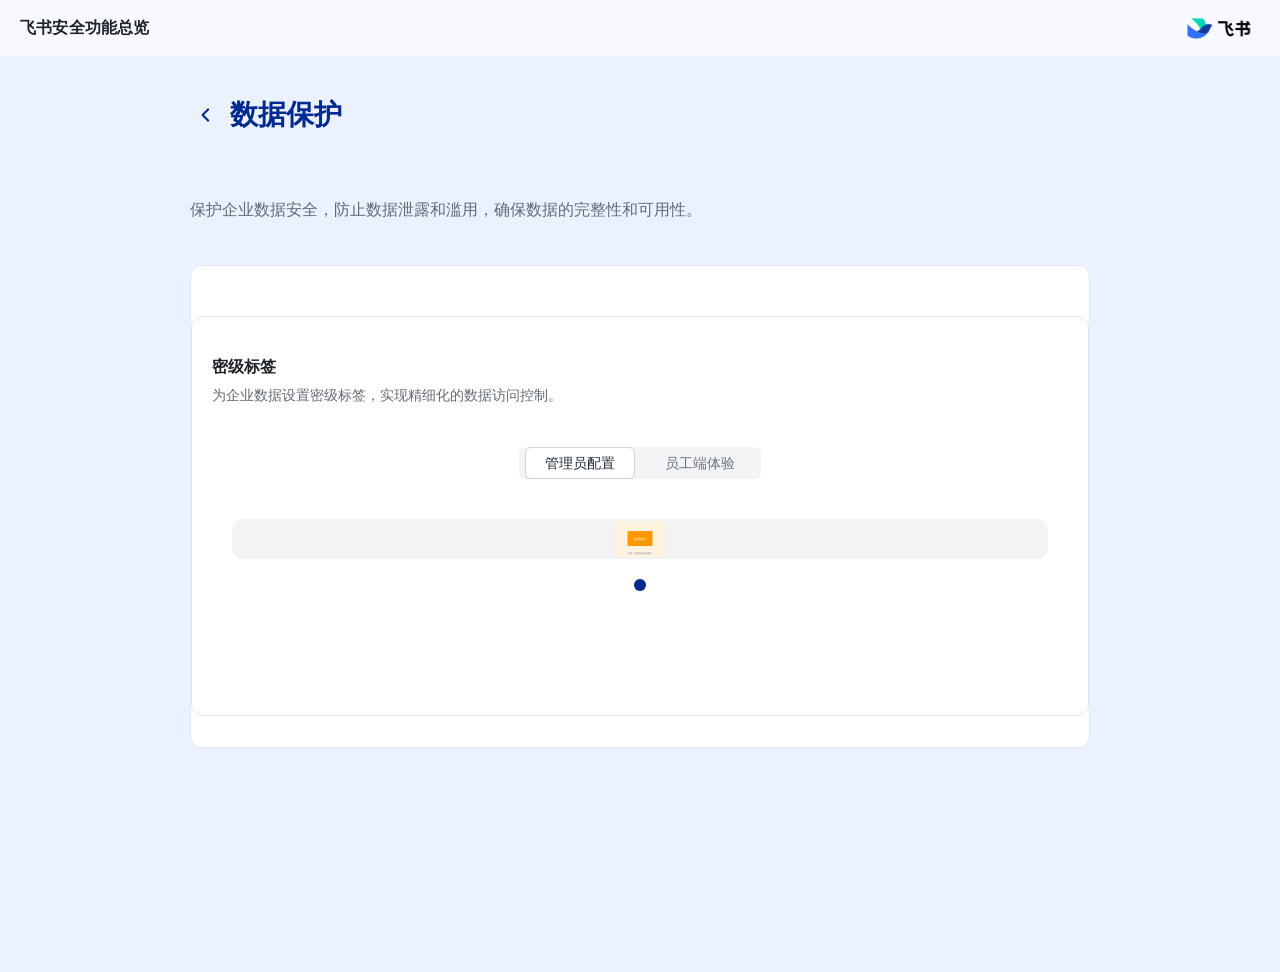
<file: data-protection-detail-backup.html>
<!DOCTYPE html>
<html lang="zh-CN">
<head>
    <meta charset="UTF-8">
    <meta name="viewport" content="width=device-width, initial-scale=1.0">
    <title>数据保护介绍</title>
    <link rel="stylesheet" href="styles.css">
    <style>
        /* 全局样式 */
        * {
            margin: 0;
            padding: 0;
            box-sizing: border-box;
        }
        
        body {
            font-family: 'Inter', -apple-system, BlinkMacSystemFont, 'Segoe UI', Roboto, Oxygen, Ubuntu, Cantarell, 'Open Sans', 'Helvetica Neue', sans-serif;
            background-color: #EBF1FF;
            color: #333;
            display: block;
            overflow-y: auto;
            overflow-x: hidden;
            padding: 0;
        }
        
        /* 数据保护介绍页面特定样式 */
        .data-protection-container {
            max-width: 900px;
            margin: calc(var(--page-header-height) + 16px) auto 40px;
            width: calc(100% - 40px);
            padding: 24px 0;
            display: flex;
            flex-direction: column;
            gap: 20px !important;
            min-height: 700px;
        }
        
        .back-arrow {
            display: inline-flex;
            align-items: center;
            justify-content: center;
            width: 32px;
            height: 32px;
            margin-right: 8px;
            border-radius: 50%;
            background-color: transparent;
            color: #002A8F;
            border: none;
            cursor: pointer;
            transition: all 0.3s ease;
            vertical-align: middle;
        }
        .back-arrow img {
            width: 20px;
            height: 20px;
            vertical-align: middle;
        }
        
        .back-arrow svg {
            width: 20px;
            height: 20px;
            fill: none;
        }
        
        .back-arrow:hover {
            background-color: #f5f7fa;
        }
        
        .content-section {
            display: flex;
            gap: 20px;
            align-items: flex-start;
        }
        
        .text-content {
            flex: 1;
            max-width: 600px;
        }
        
        .main-title {
            font-size: 28px;
            font-weight: 600;
            color: #002A8F;
            margin-bottom: 20px;
            display: flex;
            align-items: center;
        }
        
        .description {
            font-size: 16px;
            line-height: 1.8;
            color: #646A73;
            margin-bottom: 20px;
        }
        
        .feature-buttons {
            display: grid;
            grid-template-columns: 1fr 1fr;
            gap: 15px;
        }
        
        .feature-button {
            background-color: #f5f7fa;
            color: #333;
            border: 1px solid #e3e9f0;
            padding: 15px 20px;
            border-radius: 8px;
            cursor: pointer;
            font-size: 14px;
            text-align: left;
            transition: all 0.3s ease;
        }
        
        .feature-button:hover {
            background-color: #e3e9f0;
            box-shadow: 0 2px 8px rgba(0, 0, 0, 0.1);
        }
        
        /* 确保div之间的间距为20px */
        /* h1和tabs之间的间距 */
        .main-title + .tab-section {
            margin-top: 20px !important;
        }
        
        /* tabs和description之间的间距 */
        .tab-section + .description {
            margin-top: 20px !important;
        }
        
        
        /* 顶部区域样式 */
        .top-section {
            /* 移除margin-bottom，避免与gap叠加 */
        }
        
        /* 中间内容区样式 */
        .content-section {
            flex: 1;
            display: flex;
            justify-content: center;
            align-items: center;
            gap: 20px !important;
            background-color: #fff;
            border-radius: 12px;
            border: 1px solid #e3e9f0;
            overflow: hidden;
            position: relative;
        }
        
        /* Tab内容样式 */
        .tab-content {
            display: none;
            width: 100%;
            min-height: 400px;
            padding: 20px 20px 0 20px;
            box-sizing: border-box;
            text-align: center;
            background-color: #fff;
            /* 移除边框，避免与content-section的边框形成双层 */
            border-radius: 12px;
            margin-top: 20px;
        }
        
        .tab-content.active {
            display: flex;
            flex-direction: column;
        }
        
        /* Tab内容内部样式 */
        .tab-content-inner {
            display: flex;
            flex-direction: column;
            align-items: center;
            justify-content: center;
            height: auto;
            text-align: center;
            margin-top: 10px;
            flex-shrink: 0;
        }
        
        /* Tab内部标题和描述样式 */
        .tab-inner-title {
            font-size: 20px;
            font-weight: 600;
            color: #002A8F;
            margin: 20px 0 10px 0;
            text-align: center;
        }
        
        .tab-inner-description {
            font-size: 14px;
            color: #646A73;
            margin-bottom: 20px;
            text-align: center;
        }
        
        /* Tab图片样式 */
        .tab-image {
            max-width: 100%;
            max-height: 100%;
            margin-bottom: 0;
            opacity: 1;
        }
        
        /* 两步验证双图片样式 */
        /* 确保容器能同时适应宽度和高度 */
        .two-factor-images {
            display: flex;
            justify-content: center;
            align-items: flex-start;
            width: 100%;
            flex: 1;
            position: relative;
            overflow: hidden;
        }
        
        /* 两步验证交互版本样式 */
        /* 调整整体容器的边距和对齐方式 */
        .two-factor-images.interactive {
            margin: 0 !important; /* 去掉上下边距 */
            padding: 0 !important; /* 确保内部元素无内边距 */
            justify-content: center; /* 水平对齐方式 */
            align-items: center; /* 垂直对齐方式 */
            width: 100% !important; /* 确保占据全部宽度 */
            box-sizing: border-box !important; /* 确保内边距和边框不影响宽度计算 */
        }
        
        /* 子tab容器样式 */
        .sub-tab-container {
            margin: 0;
            padding: 0; /* 移除容器内边距 */
            margin-bottom: 0;
        }
        
        /* 子tab按钮样式 */
        .sub-tab-button {
            margin: 0;
            padding-left: 8px;
            padding-right: 8px;
            height: 32px;
            border: none;
            background: none;
            color: #666;
            font-size: 14px;
            cursor: pointer;
            transition: all 0.3s ease;
            border-radius: 8px;
        }
        
        .sub-tab-button.active {
            color: #5B65F5;
            font-weight: 500;
            border-radius: 8px;
        }
        
        /* 子tab内容的文字说明区域 */
        .sub-tab-content .tab-content-inner {
            height: auto;
            margin-top: 10px;
            padding-top: 0;
            flex-shrink: 0;
        }
        
        /* 步骤容器 */
        .step-container {
            position: relative;
            width: 100%;
            height: 100%;
            display: flex;
            flex-direction: column;
            justify-content: center;
            align-items: center;
            max-width: 100%; /* 移除最大宽度限制 */
            margin: 0;
            padding: 0;
            box-sizing: border-box;
        }

        /* 步骤指示器样式 - 导航点容器 */
        .step-indicators {
            display: flex;
            justify-content: center;
            margin: 20px auto;
            gap: 15px;
            z-index: 10; /* 确保导航点在最上层显示 */
        }
        
        /* 管理员配置的导航点容器显示，与普通导航一致 */
        .admin-indicators {
            display: flex;
        }
        
        .step-indicator {
            width: 12px;
            height: 12px;
            border-radius: 50%;
            background-color: #e0e0e0;
            margin: 0 5px;
            cursor: pointer;
            transition: background-color 0.3s ease;
            display: inline-block;
        }
        
        .step-indicator.active {
            background-color: #002A8F;
        }
        
        /* 图片容器 - 针对不同模块使用不同的宽高比 */
        .image-container {
            display: flex;
            justify-content: center;
            align-items: center;
            padding: 20px;
            position: relative;
            width: 100%;
            max-height: 600px; /* 设置最大高度，避免在大屏幕上过大 */
            margin: 0;
            background-color: #F2F3F5;
            overflow: hidden;
            border-radius: 12px;
        }
        
        /* 确保图片能够正确显示 */
        /* 为数据保护模块设置合适的宽高比 */
        #sub-content-data-protection-admin .image-container,
        #sub-content-data-protection-employee .image-container {
            aspect-ratio: 1.6/1; /* 设置宽高比 */
        }
        
        .step-image {
            position: absolute;
            top: 50%;
            left: 50%;
            transform: translate(-50%, -50%);
            max-width: 90%;
            max-height: 90%;
            object-fit: contain;
            opacity: 1;
            transition: opacity 0.5s ease;
            margin: 0;
        }
        
        /* 热区容器 - 保持覆盖整个图片容器 */
        .hotspots-container {
            position: absolute;
            top: 0;
            left: 0;
            width: 100%;
            height: 100%;
            pointer-events: none;
        }
        
        /* 热区样式 */
        .hotspot {
            position: absolute;
            width: clamp(44px, 6vw, 80px);
            height: clamp(44px, 6vw, 80px);
            border-radius: 50%;
            background: transparent;
            border: none;
            cursor: pointer;
            transition: all 0.3s ease;
            display: none;
            transform-origin: center center;
        }
        
        /* 使用伪元素实现脉冲效果，避免与transform冲突 */
        .hotspot::before {
            content: '';
            position: absolute;
            top: 0;
            left: 0;
            width: 100%;
            height: 100%;
            border-radius: 50%;
            background-color: rgba(0, 96, 255, 0.3);
            border: 2px solid rgba(0, 96, 255, 0.8);
            animation: pulse 2s infinite;
            pointer-events: none;
        }
        
        /* 新增小tab切换器的CSS样式 */
        /* 白框样式 - 主内容区域 */

        .tab-inner-title {
            font-size: 16px;
            font-weight: 600;
            color: #1F2329;
            margin-bottom: 6px;
            text-align: left;
        }
        .tab-inner-description {
            font-size: 14px;
            line-height: 1.6;
            color: #646A73;
            margin-bottom: 20px;
            text-align: left;
        }
        
        /* 小tab切换器样式 - 按钮容器 */
        .sub-tab-container {
            display: flex;
            justify-content: center;
            gap: 0;
            margin: 20px auto;
            background-color: #F3F4F6;
            border-radius: 6px;
            padding: 1px;
            overflow: hidden;
            height: 32px;
            align-items: center;
        }
        
        .sub-tab-button {
            background-color: transparent;
            color: #6B7280;
            border: none;
            padding: 0 20px;
            height: 32px;
            border-radius: 6px;
            cursor: pointer;
            font-size: 14px;
            font-weight: 500;
            line-height: 32px;
            transition: all 0.2s ease;
            margin: 0 5px;
        }
        
        .sub-tab-button:hover {
            background-color: rgba(0,0,0,0.02);
            color: #4B5563;
        }
        
        .sub-tab-button.active {
            background-color: #FFFFFF;
            color: #1F2937;
            border: none;
            box-shadow: inset 0 0 0 1px #D1D5DB, 0 1px 2px rgba(0,0,0,0.04);
            border-radius: 6px;
        }
        
        /* 子标签内容样式 */
        .sub-tab-content {
            display: none;
            padding: 20px;
            margin-bottom: 0;
        }
        
        .sub-tab-content.active {
            display: block;
        }
    </style>
</head>
<body>
    <header class="fixed-header">
        <div class="header-title">飞书安全功能总览</div>
        <img class="header-logo" src="feishu-security-logo.svg" alt="Logo" />
    </header>
<div class="data-protection-container">
        <div class="top-section">
            <h1 class="main-title">
                <button class="back-arrow" onclick="window.location.href='index.html'"><img src="back-arrow.svg" alt="返回" /></button>
                数据保护
            </h1>
            <!-- 标签页区域 -->
            <div class="tab-section">
                <div class="tabs">
                    <button class="tab-button active" data-tab="security-level">密级标签</button>
                    <button class="tab-button" data-tab="watermark">水印设置</button>
                    <button class="tab-button" data-tab="dlp">飞书DLP</button>
                </div>
            </div>
            <p class="description">保护企业数据安全，防止数据泄露和滥用，确保数据的完整性和可用性。</p>
        </div>
        <div class="content-section">
            <!-- Tab内容区域 -->
            <div id="content-security-level" class="tab-content active">
                <div class="tab-inner-title">密级标签</div>
                <div class="tab-inner-description">为企业数据设置密级标签，实现精细化的数据访问控制。</div>
                <div class="sub-tab-container">
                    <button class="sub-tab-button active" data-sub-tab="security-level-admin">管理员配置</button>
                    <button class="sub-tab-button" data-sub-tab="security-level-employee">员工端体验</button>
                </div>
                <div id="sub-content-security-level-employee" class="sub-tab-content active">
                    <div class="two-factor-images interactive">
                        <div class="image-container">
                            <img src="数据保护-step1.svg" alt="密级标签 员工端 步骤1" class="step-image active" data-step="1">
                        </div>
                        <div class="hotspots-container">
                            <div class="hotspot" data-step="1" data-next-step="1"></div>
                        </div>
                    </div>
                    <div class="step-indicators">
                        <div class="step-indicator active" data-step="1"></div>
                    </div>
                </div>
                <div id="sub-content-security-level-admin" class="sub-tab-content">
                    <div class="two-factor-images interactive">
                        <div class="image-container">
                            <img src="数据保护-step2.svg" alt="密级标签 管理员端 步骤1" class="step-image active" data-step="1">
                        </div>
                        <div class="hotspots-container">
                            <div class="hotspot" data-step="1" data-next-step="1"></div>
                        </div>
                    </div>
                    <div class="step-indicators admin-indicators">
                        <div class="step-indicator active" data-step="1"></div>
                    </div>
                </div>
            </div>
            
            <div id="content-watermark" class="tab-content">
                <div class="tab-inner-title">水印设置</div>
                <div class="tab-inner-description">为企业文档添加水印，防止信息泄露和滥用。</div>
                <div class="sub-tab-container">
                    <button class="sub-tab-button active" data-sub-tab="watermark-admin">管理员配置</button>
                    <button class="sub-tab-button" data-sub-tab="watermark-employee">员工端体验</button>
                </div>
                <div id="sub-content-watermark-employee" class="sub-tab-content">
                    <div class="two-factor-images interactive">
                        <div class="image-container">
                            <img src="数据保护-step1.svg" alt="水印设置 员工端 步骤1" class="step-image active" data-step="1">
                        </div>
                        <div class="hotspots-container">
                            <div class="hotspot" data-step="1" data-next-step="1"></div>
                        </div>
                    </div>
                    <div class="step-indicators">
                        <div class="step-indicator active" data-step="1"></div>
                    </div>
                </div>
                <div id="sub-content-watermark-admin" class="sub-tab-content active">
                    <div class="two-factor-images interactive">
                        <div class="image-container">
                            <img src="数据保护-step2.svg" alt="水印设置 管理员端 步骤1" class="step-image active" data-step="1">
                        </div>
                        <div class="hotspots-container">
                            <div class="hotspot" data-step="1" data-next-step="1"></div>
                        </div>
                    </div>
                    <div class="step-indicators admin-indicators">
                        <div class="step-indicator active" data-step="1"></div>
                    </div>
                </div>
            </div>
            
            <div id="content-dlp" class="tab-content">
                <div class="tab-inner-title">飞书DLP</div>
                <div class="tab-inner-description">通过数据泄漏防护机制，保护企业敏感数据不被泄露。</div>
                <div class="sub-tab-container">
                    <button class="sub-tab-button active" data-sub-tab="dlp-admin">管理员配置</button>
                    <button class="sub-tab-button" data-sub-tab="dlp-employee">员工端体验</button>
                </div>
                <div id="sub-content-dlp-employee" class="sub-tab-content">
                    <div class="two-factor-images interactive">
                        <div class="image-container">
                            <img src="数据保护-step1.svg" alt="飞书DLP 员工端 步骤1" class="step-image active" data-step="1">
                        </div>
                        <div class="hotspots-container">
                            <div class="hotspot" data-step="1" data-next-step="1"></div>
                        </div>
                    </div>
                    <div class="step-indicators">
                        <div class="step-indicator active" data-step="1"></div>
                    </div>
                </div>
                <div id="sub-content-dlp-admin" class="sub-tab-content active">
                    <div class="two-factor-images interactive">
                        <div class="image-container">
                            <img src="数据保护-step2.svg" alt="飞书DLP 管理员端 步骤1" class="step-image active" data-step="1">
                        </div>
                        <div class="hotspots-container">
                            <div class="hotspot" data-step="1" data-next-step="1"></div>
                        </div>
                    </div>
                    <div class="step-indicators admin-indicators">
                        <div class="step-indicator active" data-step="1"></div>
                    </div>
                </div>
            </div>
        </div>
    </div>

    <script>
        // 主标签切换功能
        document.addEventListener('DOMContentLoaded', function() {
            // 初始化：激活第一个主标签的第一个子标签
            const firstTabContent = document.querySelector('.tab-content.active');
            if (firstTabContent) {
                const firstSubTabButton = firstTabContent.querySelector('.sub-tab-button:first-child');
                if (firstSubTabButton) {
                    firstSubTabButton.click();
                }
            }
            
            // 主标签切换
            const tabButtons = document.querySelectorAll('.tab-button');
            const tabContents = document.querySelectorAll('.tab-content');
            
            tabButtons.forEach(button => {
                button.addEventListener('click', function() {
                    const tabId = this.dataset.tab;
                    
                    // 移除所有主标签的激活状态
                    tabButtons.forEach(btn => btn.classList.remove('active'));
                    tabContents.forEach(content => content.classList.remove('active'));
                    
                    // 添加当前主标签的激活状态
                    this.classList.add('active');
                    document.getElementById(`content-${tabId}`).classList.add('active');
                    
                    // 默认激活第一个子标签
                    const firstSubTabButton = document.querySelector(`#content-${tabId} .sub-tab-button:first-child`);
                    if (firstSubTabButton) {
                        firstSubTabButton.click();
                    }
                });
            });
            
            // 子标签切换
            const subTabButtons = document.querySelectorAll('.sub-tab-button');
            
            subTabButtons.forEach(button => {
                button.addEventListener('click', function() {
                    const subTabId = this.dataset.subTab;
                    const tabContent = this.closest('.tab-content');
                    
                    // 移除当前主标签下所有子标签的激活状态
                    tabContent.querySelectorAll('.sub-tab-button').forEach(btn => btn.classList.remove('active'));
                    tabContent.querySelectorAll('.sub-tab-content').forEach(content => content.classList.remove('active'));
                    
                    // 添加当前子标签的激活状态
                    this.classList.add('active');
                    const subTabContent = tabContent.querySelector(`#sub-content-${subTabId}`) || 
                                          tabContent.querySelector(`.sub-tab-content`);
                    if (subTabContent) {
                        subTabContent.classList.add('active');
                    }
                    
                    // 激活第一步
                    setTimeout(() => {
                        const firstStepIndicator = subTabContent.querySelector('.step-indicators .step-indicator[data-step="1"]');
                        if (firstStepIndicator) firstStepIndicator.click();
                    }, 100);
                });
            });
            
            // 步骤指示器功能
            document.addEventListener('click', function(e) {
                if (e.target.classList.contains('step-indicator')) {
                    const step = e.target.dataset.step;
                    const stepContainer = e.target.closest('.step-container') || e.target.closest('.sub-tab-content');
                    
                    // 移除当前步骤容器下所有步骤指示器的激活状态
                    stepContainer.querySelectorAll('.step-indicator').forEach(indicator => indicator.classList.remove('active'));
                    // 添加当前步骤指示器的激活状态
                    e.target.classList.add('active');
                    
                    // 切换对应步骤的图片
                    const images = stepContainer.querySelectorAll('.step-image');
                    images.forEach(image => image.classList.remove('active'));
                    const activeImage = stepContainer.querySelector(`.step-image[data-step="${step}"]`);
                    if (activeImage) {
                        activeImage.classList.add('active');
                    }
                    
                    // 显示/隐藏对应步骤的热区
                    const hotspots = stepContainer.querySelectorAll('.hotspot');
                    hotspots.forEach(hotspot => {
                        if (hotspot.dataset.step === step) {
                            hotspot.style.display = 'block';
                        } else {
                            hotspot.style.display = 'none';
                        }
                    });
                }
            });
            
            // 热区点击功能
            document.addEventListener('click', function(e) {
                if (e.target.classList.contains('hotspot')) {
                    const currentStep = e.target.dataset.step;
                    const nextStep = e.target.dataset.nextStep;
                    const stepContainer = e.target.closest('.step-container') || e.target.closest('.sub-tab-content');
                    
                    // 切换到下一步
                    const nextStepIndicator = stepContainer.querySelector(`.step-indicator[data-step="${nextStep}"]`);
                    if (nextStepIndicator) {
                        nextStepIndicator.click();
                    }
                }
            });
        });
    </script>
</body>
</html>
</file>
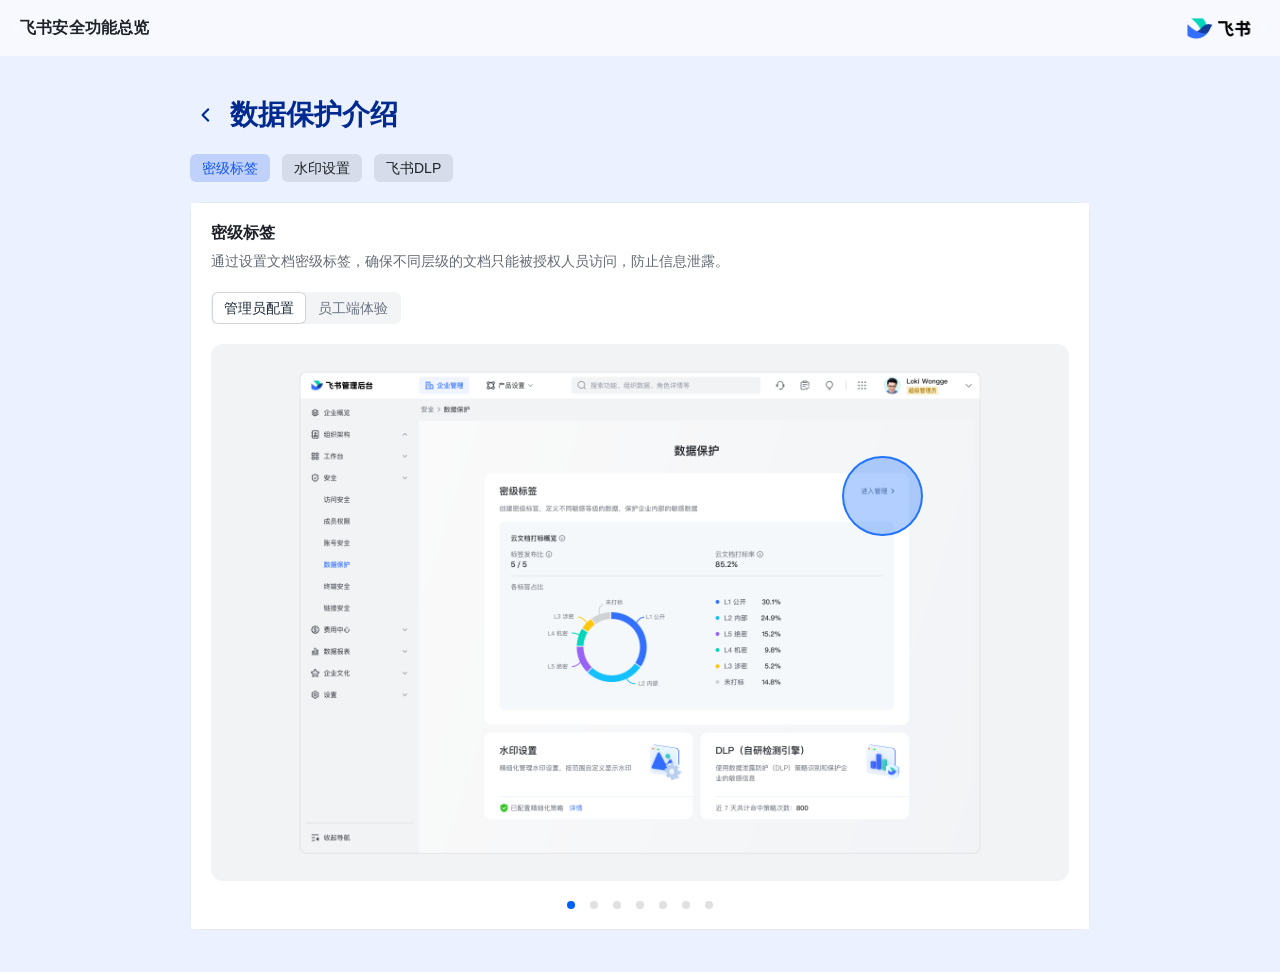
<file: data-protection-detail.html>
<!DOCTYPE html>
<html lang="zh-CN">
<head>
    <meta charset="UTF-8">
    <meta name="viewport" content="width=device-width, initial-scale=1.0">
    <title>数据保护介绍</title>
    <link rel="stylesheet" href="styles.css">
    <style>
        /* 全局样式 */
        * { margin: 0; padding: 0; box-sizing: border-box; }
        
        body {
            font-family: 'Inter', -apple-system, BlinkMacSystemFont, 'Segoe UI', Roboto, Oxygen, Ubuntu, Cantarell, 'Open Sans', 'Helvetica Neue', sans-serif;
            background-color: #EBF1FF;
            color: #333;
            display: block;
            overflow-y: auto;
            overflow-x: hidden;
            padding: 0;
        }
        
        /* 数据保护介绍页面特定样式 */
        .data-protection-container {
            max-width: 900px;
            margin: calc(var(--page-header-height) + 16px) auto 40px;
            width: calc(100% - 40px);
            padding: 24px 0;
            display: flex;
            flex-direction: column;
            gap: 20px !important;
            min-height: 700px;
        }
        
        .back-arrow {
            display: inline-flex;
            align-items: center;
            justify-content: center;
            width: 32px;
            height: 32px;
            margin-right: 8px;
            border-radius: 50%;
            background-color: transparent;
            color: #002A8F;
            border: none;
            cursor: pointer;
            transition: all 0.3s ease;
            vertical-align: middle;
        }
        .back-arrow img { width: 20px; height: 20px; vertical-align: middle; }
        .back-arrow svg { width: 20px; height: 20px; fill: none; }
        .back-arrow:hover { background-color: #f5f7fa; }
        
        .content-section { display: flex; gap: 20px; align-items: flex-start; }
        
        .text-content { flex: 1; max-width: 600px; }
        
        .main-title {
            font-size: 28px;
            font-weight: 600;
            color: #002A8F;
            margin-bottom: 20px;
            display: flex;
            align-items: center;
        }
        
        .description {
            font-size: 16px;
            line-height: 1.8;
            color: #646A73;
            margin-bottom: 20px;
        }
        
        .feature-buttons { display: grid; grid-template-columns: 1fr 1fr; gap: 15px; }
        
        .feature-button {
            background-color: #f5f7fa;
            color: #333;
            border: 1px solid #e3e9f0;
            padding: 15px 20px;
            border-radius: 8px;
            cursor: pointer;
            font-size: 14px;
            text-align: left;
            transition: all 0.3s ease;
        }
        
        .feature-button:hover { background-color: #e3e9f0; box-shadow: 0 2px 8px rgba(0, 0, 0, 0.1); }
        
        /* 底部Tab区样式 */
        .tab-section { margin-top: 30px; }
        
        .tabs {
            display: flex;
            gap: 12px;
            justify-content: flex-start;
            flex-wrap: wrap;
        }
        
        /* Tab按钮样式 */
        .tab-button {
            background-color: rgba(31,35,41,0.10);
            color: #1F2329;
            border: none;
            height: 28px;
            padding: 0 12px;
            border-radius: 6px;
            cursor: pointer;
            font-size: 14px;
            line-height: 28px;
            font-weight: 400;
            display: inline-flex;
            align-items: center;
            justify-content: center;
            transition: all 0.2s ease;
        }
        
        .tab-button:hover { background-color: rgba(31,35,41,0.06); color: #1F2329; }
        .tab-button.active { background-color: rgba(20, 86, 240, 0.2); color: #1456F0; }
        
        /* 图片容器基础样式 */
        .image-container {
            position: relative;
            width: 100%;
            max-height: 600px;
            margin: 0;
            background-color: #F2F3F5;
            display: flex;
            justify-content: center;
            align-items: center;
            padding: 0;
            overflow: hidden;
            border-radius: 12px;
        }
        
        /* 为数据保护设置合适的宽高比（对齐账号安全页面写法） */
        #sub-content-classification-tag-employee .image-container,
        #sub-content-classification-tag-admin .image-container,
        #sub-content-watermark-employee .image-container,
        #sub-content-watermark-admin .image-container,
        #sub-content-feishu-dlp-employee .image-container,
        #sub-content-feishu-dlp-admin .image-container {
            aspect-ratio: 1.6/1;
        }
        
        .step-image {
            position: absolute;
            top: 50%;
            left: 50%;
            transform: translate(-50%, -50%);
            max-width: 90%;
            max-height: 90%;
            object-fit: contain;
            opacity: 0;
            transition: opacity 0.5s ease;
            margin: 0;
        }
        
        .step-image.active { opacity: 1; }
        
        /* 热区容器 - 保持覆盖整个图片容器 */
        .hotspots-container {
            position: absolute;
            top: 0;
            left: 0;
            width: 100%;
            height: 100%;
            pointer-events: none;
        }
        
        /* 热区样式 */
        .hotspot {
            position: absolute;
            width: clamp(44px, 6vw, 80px);
            height: clamp(44px, 6vw, 80px);
            border-radius: 50%;
            background: transparent;
            border: none;
            cursor: pointer;
            pointer-events: auto;
            transition: all 0.3s ease;
            display: none;
            transform-origin: center center;
        }
        
        /* 使用伪元素实现脉冲效果，避免与transform冲突 */
        .hotspot::before {
            content: '';
            position: absolute;
            top: 0;
            left: 0;
            width: 100%;
            height: 100%;
            border-radius: 50%;
            background-color: rgba(0, 96, 255, 0.3);
            border: 2px solid rgba(0, 96, 255, 0.8);
            animation: pulse 2s infinite;
            pointer-events: none;
        }
        
        /* 脉冲动画 */
        @keyframes pulse {
            0% { transform: scale(1); opacity: 0.7; }
            50% { transform: scale(1.2); opacity: 0.4; }
            100% { transform: scale(1); opacity: 0.7; }
        }
        
        /* 导航点样式 */
        .step-indicators {
            display: flex;
            justify-content: center;
            margin-top: 20px;
            margin-bottom: 20px;
            gap: 15px;
            z-index: 10;
        }
        
        /* 管理员配置的导航点容器显示 */
        .admin-indicators { display: flex; }
        
        .step-indicator {
            width: 8px;
            height: 8px;
            border-radius: 50%;
            background-color: #e0e0e0;
            cursor: pointer;
            transition: all 0.3s ease;
        }
        
        .step-indicator.active { background-color: #0060FF; }
        
        /* 确保h1和tabs之间的间距为20px */
        .main-title + .tab-section { margin-top: 20px !important; }
        
        /* 顶部区域样式 */
        .top-section { }
        
        /* 中间内容区样式 */
        .content-section {
            flex: 1;
            display: flex;
            justify-content: center;
            align-items: stretch;
            gap: 20px !important;
            background-color: #fff;
            border-radius: 12px;
            border: 1px solid #e3e9f0;
            overflow: visible;
        }
        
        /* 双因素验证图片容器 */
        .two-factor-images {
            position: relative;
            max-width: 100%;
            width: 100%;
            margin: 0 auto;
            overflow: hidden;
        }
        
        /* 复用上方 .image-container / .step-image 样式，避免重复覆盖 */
        
        /* 热区容器 - 保持覆盖整个图片容器 */
        .hotspots-container {
            position: absolute;
            top: 0;
            left: 0;
            width: 100%;
            height: 100%;
            pointer-events: none;
        }
        
        /* 热区样式 */
        .hotspot {
            position: absolute;
            width: clamp(44px, 6vw, 80px);
            height: clamp(44px, 6vw, 80px);
            border-radius: 50%;
            background: transparent;
            border: none;
            cursor: pointer;
            pointer-events: auto;
            transition: all 0.3s ease;
            display: none;
            transform-origin: center center;
        }
        
        /* 使用伪元素实现脉冲效果，避免与transform冲突 */
        .hotspot::before {
            content: '';
            position: absolute;
            top: 0;
            left: 0;
            width: 100%;
            height: 100%;
            border-radius: 50%;
            background-color: rgba(0, 96, 255, 0.3);
            border: 2px solid rgba(0, 96, 255, 0.8);
            animation: pulse 2s infinite;
            pointer-events: none;
        }
        
        /* Tab内容样式 - 移除边框，避免与content-section的边框形成双层 */
        .content-section .tab-content {
            border: none;
            border-radius: 0;
        }
    </style>
</head>
<body>
    <header class="fixed-header">
        <div class="header-title">飞书安全功能总览</div>
        <img class="header-logo" src="feishu-security-logo.svg" alt="Logo" />
    </header>
<div class="data-protection-container">
        <!-- 内容部分 -->
        <!-- 顶部标题区 -->
        <div class="top-section">
            <h1 class="main-title">
                <button class="back-arrow" onclick="window.location.href='index.html'" title="返回安全功能总览">
                    <img src="back-arrow.svg" alt="返回">
                </button>
                数据保护介绍
            </h1>
            
            <!-- 底部Tab区 -->
            <div class="tab-section">
                <div class="tabs" style="opacity: 1;">
                    <button class="tab-button active" data-tab="classification-tag">密级标签</button>
                    <button class="tab-button" data-tab="watermark">水印设置</button>
                    <button class="tab-button" data-tab="feishu-dlp">飞书DLP</button>
                </div>
            </div>
        </div>
        
        <!-- 中间内容区 -->
        <div class="content-section">
            <!-- 可切换的内容将在这里显示 -->
            <!-- 密级标签 -->
            <div id="content-classification-tag" class="tab-content active" style="opacity: 1;">
                <div class="tab-inner-title">密级标签</div>
                <div class="tab-inner-description">通过设置文档密级标签，确保不同层级的文档只能被授权人员访问，防止信息泄露。</div>
                <div class="sub-tab-container">
                    <button class="sub-tab-button active" data-sub-tab="classification-tag-admin">管理员配置</button>
                    <button class="sub-tab-button" data-sub-tab="classification-tag-employee">员工端体验</button>
                </div>
                <div id="sub-content-classification-tag-employee" class="sub-tab-content">
                    <div class="two-factor-images interactive">
                        <div class="image-container">
                            <!-- 员工端密级标签 3步 -->
                            <img src="data-classification-tag-step1.png" alt="密级标签 员工端 步骤1" class="step-image active" data-step="1">
                            <img src="data-classification-tag-step2.png" alt="密级标签 员工端 步骤2" class="step-image" data-step="2">
                            <img src="data-classification-tag-step3.png" alt="密级标签 员工端 步骤3" class="step-image" data-step="3">
                        </div>
                        <div class="hotspots-container">
                            <div class="hotspot" data-step="1" data-next-step="2" style="top: 7.29%; left: 64.63%; display: block;"></div>
                            <div class="hotspot" data-step="2" data-next-step="3" style="top: 76.10%; left: 56.00%;"></div>
                            <div class="hotspot" data-step="3" data-next-step="1" style="top: 5.05%; left: 23.95%;"></div>
                        </div>
                    </div>
                    <div class="step-indicators">
                        <!-- 员工端密级标签 3个步骤指示器 -->
                        <div class="step-indicator active" data-step="1"></div>
                        <div class="step-indicator" data-step="2"></div>
                        <div class="step-indicator" data-step="3"></div>
                    </div>
                </div>
                <div id="sub-content-classification-tag-admin" class="sub-tab-content active">
                    <div class="two-factor-images interactive">
                        <div class="image-container">
                            <!-- 管理员端密级标签 7步 -->
                            <img src="data-classification-tag-admin-step1.png" alt="密级标签 管理 步骤1" class="step-image active" data-step="1">
                            <img src="data-classification-tag-admin-step2.png" alt="密级标签 管理 步骤2" class="step-image" data-step="2">
                            <img src="data-classification-tag-admin-step3.png" alt="密级标签 管理 步骤3" class="step-image" data-step="3">
                            <img src="data-classification-tag-admin-step4.png" alt="密级标签 管理 步骤4" class="step-image" data-step="4">
                            <img src="data-classification-tag-admin-step5.png" alt="密级标签 管理 步骤5" class="step-image" data-step="5">
                            <img src="data-classification-tag-admin-step6.png" alt="密级标签 管理 步骤6" class="step-image" data-step="6">
                            <img src="data-classification-tag-admin-step7.png" alt="密级标签 管理 步骤7" class="step-image" data-step="7">
                        </div>
                        <div class="hotspots-container">
                            <div class="hotspot" data-step="1" data-next-step="2" style="top: 20.72%; left: 73.60%; display: block;"></div>
                            <div class="hotspot" data-step="2" data-next-step="3" style="top: 37.69%; left: 85.96%;"></div>
                            <div class="hotspot" data-step="3" data-next-step="4" style="top: 83.75%; left: 83.16%;"></div>
                            <div class="hotspot" data-step="4" data-next-step="5" style="top: 83.94%; left: 73.37%;"></div>
                            <div class="hotspot" data-step="5" data-next-step="6" style="top: 83.94%; left: 85.37%;"></div>
                            <div class="hotspot" data-step="6" data-next-step="7" style="top: 85.05%; left: 73.95%;"></div>
                            <div class="hotspot" data-step="7" data-next-step="1" style="top: 4.87%; left: 46.68%;"></div>
                        </div>
                    </div>
                    <div class="step-indicators admin-indicators">
                        <!-- 管理员端密级标签 7个步骤指示器 -->
                        <div class="step-indicator active" data-step="1"></div>
                        <div class="step-indicator" data-step="2"></div>
                        <div class="step-indicator" data-step="3"></div>
                        <div class="step-indicator" data-step="4"></div>
                        <div class="step-indicator" data-step="5"></div>
                        <div class="step-indicator" data-step="6"></div>
                        <div class="step-indicator" data-step="7"></div>
                    </div>
                </div>
            </div>
            
            <!-- 水印设置 -->
            <div id="content-watermark" class="tab-content">
                <div class="tab-inner-title">水印设置</div>
                <div class="tab-inner-description">为文档和页面添加水印，防止重要信息被未经授权地复制和传播。</div>
                <div class="sub-tab-container">
                    <button class="sub-tab-button active" data-sub-tab="watermark-admin">管理员配置</button>
                    <button class="sub-tab-button" data-sub-tab="watermark-employee">员工端体验</button>
                </div>
                <div id="sub-content-watermark-employee" class="sub-tab-content">
                    <div class="two-factor-images interactive">
                        <div class="image-container">
                            <!-- 员工端水印 2步 -->
                            <img src="data-watermark-step1.png" alt="水印设置 员工端 步骤1" class="step-image active" data-step="1">
                            <img src="data-watermark-step2.png" alt="水印设置 员工端 步骤2" class="step-image" data-step="2">
                        </div>
                        <div class="hotspots-container">
                            <div class="hotspot" data-step="1" data-next-step="2" style="top: 47.94%; left: 78.96%; display: block;"></div>
                            <div class="hotspot" data-step="2" data-next-step="1" style="top: 50%; left: 50%;"></div>
                        </div>
                    </div>
                    <div class="step-indicators">
                        <!-- 员工端水印 2个步骤指示器 -->
                        <div class="step-indicator active" data-step="1"></div>
                        <div class="step-indicator" data-step="2"></div>
                    </div>
                </div>
                <div id="sub-content-watermark-admin" class="sub-tab-content active">
                    <div class="two-factor-images interactive">
                        <div class="image-container">
                            <!-- 管理员端水印 5步 -->
                            <img src="data-watermark-admin-step1.png" alt="水印设置 管理 步骤1" class="step-image active" data-step="1">
                            <img src="data-watermark-admin-step2.png" alt="水印设置 管理 步骤2" class="step-image" data-step="2">
                            <img src="data-watermark-admin-step3.png" alt="水印设置 管理 步骤3" class="step-image" data-step="3">
                            <img src="data-watermark-admin-step4.png" alt="水印设置 管理 步骤4" class="step-image" data-step="4">
                            <img src="data-watermark-admin-step5.png" alt="水印设置 管理 步骤5" class="step-image" data-step="5">
                        </div>
                        <div class="hotspots-container">
                            <div class="hotspot" data-step="1" data-next-step="2" style="top: 73.12%; left: 40.50%; display: block;"></div>
                            <div class="hotspot" data-step="2" data-next-step="3" style="top: 23.14%; left: 79.90%;"></div>
                            <div class="hotspot" data-step="3" data-next-step="4" style="top: 32.65%; left: 56.00%;"></div>
                            <div class="hotspot" data-step="4" data-next-step="5" style="top: 16.80%; left: 71.62%;"></div>
                            <div class="hotspot" data-step="5" data-next-step="1" style="top: 5.80%; left: 45.16%;"></div>
                        </div>
                    </div>
                    <div class="step-indicators admin-indicators">
                        <!-- 管理员端水印 5个步骤指示器 -->
                        <div class="step-indicator active" data-step="1"></div>
                        <div class="step-indicator" data-step="2"></div>
                        <div class="step-indicator" data-step="3"></div>
                        <div class="step-indicator" data-step="4"></div>
                        <div class="step-indicator" data-step="5"></div>
                    </div>
                </div>
            </div>
            
            <!-- 飞书DLP -->
            <div id="content-feishu-dlp" class="tab-content">
                <div class="tab-inner-title">飞书DLP</div>
                <div class="tab-inner-description">飞书数据防泄漏（DLP）功能，全面保护企业敏感数据，防止数据从飞书内部泄露。</div>
                <div class="sub-tab-container">
                    <button class="sub-tab-button active" data-sub-tab="feishu-dlp-admin">管理员配置</button>
                    <button class="sub-tab-button" data-sub-tab="feishu-dlp-employee">员工端体验</button>
                </div>
                <div id="sub-content-feishu-dlp-employee" class="sub-tab-content">
                    <div class="two-factor-images interactive">
                        <div class="image-container">
                            <!-- 员工端DLP 2步 -->
                            <img src="data-feishu-dlp-step1.png" alt="飞书DLP 员工端 步骤1" class="step-image active" data-step="1">
                            <img src="data-feishu-dlp-step2.png" alt="飞书DLP 员工端 步骤2" class="step-image" data-step="2">
                        </div>
                        <div class="hotspots-container">
                            <div class="hotspot" data-step="1" data-next-step="2" style="top: 81.88%; left: 83.74%; display: block;"></div>
                            <div class="hotspot" data-step="2" data-next-step="1" style="top: 9.34%; left: 58.33%;"></div>
                        </div>
                    </div>
                    <div class="step-indicators">
                        <!-- 员工端DLP 2个步骤指示器 -->
                        <div class="step-indicator active" data-step="1"></div>
                        <div class="step-indicator" data-step="2"></div>
                    </div>
                </div>
                <div id="sub-content-feishu-dlp-admin" class="sub-tab-content active">
                    <div class="two-factor-images interactive">
                        <div class="image-container">
                            <!-- 管理员端DLP 7步 -->
                            <img src="data-feishu-dlp-admin-step1.png" alt="飞书DLP 管理 步骤1" class="step-image active" data-step="1">
                            <img src="data-feishu-dlp-admin-step2.png" alt="飞书DLP 管理 步骤2" class="step-image" data-step="2">
                            <img src="data-feishu-dlp-admin-step3.png" alt="飞书DLP 管理 步骤3" class="step-image" data-step="3">
                            <img src="data-feishu-dlp-admin-step4.png" alt="飞书DLP 管理 步骤4" class="step-image" data-step="4">
                            <img src="data-feishu-dlp-admin-step5.png" alt="飞书DLP 管理 步骤5" class="step-image" data-step="5">
                            <img src="data-feishu-dlp-admin-step6.png" alt="飞书DLP 管理 步骤6" class="step-image" data-step="6">
                            <img src="data-feishu-dlp-admin-step7.png" alt="飞书DLP 管理 步骤7" class="step-image" data-step="7">
                        </div>
                        <div class="hotspots-container">
                            <div class="hotspot" data-step="1" data-next-step="2" style="top: 75.36%; left: 68.36%; display: block;"></div>
                            <div class="hotspot" data-step="2" data-next-step="3" style="top: 19.04%; left: 84.67%;"></div>
                            <div class="hotspot" data-step="3" data-next-step="4" style="top: 84.49%; left: 83.86%;"></div>
                            <div class="hotspot" data-step="4" data-next-step="5" style="top: 84.31%; left: 76.75%;"></div>
                            <div class="hotspot" data-step="5" data-next-step="6" style="top: 85.24%; left: 86.54%;"></div>
                            <div class="hotspot" data-step="6" data-next-step="7" style="top: 84.31%; left: 73.37%;"></div>
                            <div class="hotspot" data-step="7" data-next-step="1" style="top: 4.87%; left: 47.61%;"></div>
                        </div>
                    </div>
                    <div class="step-indicators admin-indicators">
                        <!-- 管理员端DLP 7个步骤指示器 -->
                        <div class="step-indicator active" data-step="1"></div>
                        <div class="step-indicator" data-step="2"></div>
                        <div class="step-indicator" data-step="3"></div>
                        <div class="step-indicator" data-step="4"></div>
                        <div class="step-indicator" data-step="5"></div>
                        <div class="step-indicator" data-step="6"></div>
                        <div class="step-indicator" data-step="7"></div>
                    </div>
                </div>
            </div>
        </div>
        
        <!-- 新增小tab切换器的CSS样式 -->
        <style>
            /* Tab内容样式 */
            .tab-content {
                display: none;
                width: 100%;
                height: auto;
                padding: 20px 20px 0 20px;
                box-sizing: border-box;
                text-align: center;
                background-color: #fff;
                /* 移除边框，避免与content-section的边框形成双层 */
                border-radius: 12px;
            }
            
            .tab-content.active {
                display: flex;
                flex-direction: column;
            }
            /* Tab内部标题和描述 */
            .tab-inner-title {
                font-size: 16px;
                font-weight: 600;
                color: #1F2329;
                margin-bottom: 6px;
                margin-top: 0;
                text-align: left;
            }
            
            .tab-inner-description {
                font-size: 14px;
                line-height: 1.6;
                color: #646A73;
                margin-bottom: 20px;
                margin-top: 0;
                text-align: left;
            }
            
            /* 小tab切换器样式 - 按钮容器 */
            .sub-tab-container {
                display: inline-flex;
                gap: 0;
                margin-bottom: 20px;
                margin-top: 0;
                background-color: #F3F4F6;
                border-radius: 6px;
                padding: 1px;
                overflow: hidden;
                width: max-content;
                height: 32px;
                align-items: center;
            }
            
            .sub-tab-button {
                background-color: transparent;
                color: #6B7280;
                border: none;
                padding: 0 12px;
                height: 32px;
                border-radius: 6px;
                cursor: pointer;
                font-size: 14px;
                font-weight: 400;
                line-height: 32px;
                transition: all 0.2s ease;
            }
            
            .sub-tab-button:hover { background-color: rgba(0,0,0,0.02); color: #4B5563; }
            
            .sub-tab-button.active {
                background-color: #FFFFFF;
                color: #1F2937;
                border: none;
                box-shadow: inset 0 0 0 1px #D1D5DB, 0 1px 2px rgba(0,0,0,0.04);
                border-radius: 6px;
            }
            
            /* 小tab内容样式 */
            .sub-tab-content {
                display: none;
                margin-bottom: 0;
            }
            
            .sub-tab-content.active { display: block; }
        </style>
    </div>
    <script>
        document.addEventListener('DOMContentLoaded', function() {
            const tabButtons = Array.from(document.querySelectorAll('.tab-button'));
            const tabContents = Array.from(document.querySelectorAll('.tab-content'));

            function setActiveStep(subContentEl, step) {
                if (!subContentEl) return;

                const stepContainer = subContentEl.querySelector('.two-factor-images');
                if (!stepContainer) return;

                const stepStr = String(step);

                const stepImages = stepContainer.querySelectorAll('.step-image');
                stepImages.forEach(img => {
                    img.classList.toggle('active', img.dataset.step === stepStr);
                });

                const allHotspots = stepContainer.querySelectorAll('.hotspot');
                allHotspots.forEach(hs => {
                    hs.style.display = hs.dataset.step === stepStr ? 'block' : 'none';
                });

                const stepIndicatorsWrap = subContentEl.querySelector('.step-indicators');
                if (stepIndicatorsWrap) {
                    const indicators = stepIndicatorsWrap.querySelectorAll('.step-indicator');
                    indicators.forEach(ind => {
                        ind.classList.toggle('active', ind.dataset.step === stepStr);
                    });
                }
            }

            function activateSubTab(tabContentEl, subTabId) {
                if (!tabContentEl) return;

                const buttons = Array.from(tabContentEl.querySelectorAll('.sub-tab-button'));
                const contents = Array.from(tabContentEl.querySelectorAll('.sub-tab-content'));

                buttons.forEach(b => b.classList.toggle('active', b.dataset.subTab === subTabId));
                contents.forEach(c => {
                    c.classList.toggle('active', c.id === `sub-content-${subTabId}`);
                    c.style.opacity = c.classList.contains('active') ? '1' : '0';
                });

                const activeSub = tabContentEl.querySelector(`#sub-content-${subTabId}`);
                setActiveStep(activeSub, '1');
            }

            function activateDefaultAdminSubTab(tabContentEl) {
                if (!tabContentEl) return;

                const buttons = Array.from(tabContentEl.querySelectorAll('.sub-tab-button'));
                if (buttons.length === 0) return;

                const adminBtn = buttons.find(b => (b.dataset.subTab || '').endsWith('-admin'));
                const targetBtn = adminBtn || buttons[0];
                activateSubTab(tabContentEl, targetBtn.dataset.subTab);
            }

            function activateMainTab(tabId) {
                tabButtons.forEach(btn => btn.classList.toggle('active', btn.dataset.tab === tabId));
                tabContents.forEach(content => {
                    const isActive = content.id === `content-${tabId}`;
                    content.classList.toggle('active', isActive);
                    content.style.opacity = isActive ? '1' : '0';
                });

                const activeContent = document.getElementById(`content-${tabId}`);
                activateDefaultAdminSubTab(activeContent);
            }

            // 主 tab：切换时默认选中“管理员配置”
            tabButtons.forEach(btn => {
                btn.addEventListener('click', () => {
                    if (!btn.dataset.tab) return;
                    activateMainTab(btn.dataset.tab);
                });
            });

            // 子 tab：仅作用于当前主 tab（避免全局互相影响）
            tabContents.forEach(tabContentEl => {
                const buttons = Array.from(tabContentEl.querySelectorAll('.sub-tab-button'));
                if (buttons.length === 0) return;

                buttons.forEach(btn => {
                    btn.addEventListener('click', () => {
                        if (!btn.dataset.subTab) return;
                        activateSubTab(tabContentEl, btn.dataset.subTab);
                    });
                });
            });

            // 热区点击切图（修复：hotspot 不在 image-container 内部）
            document.querySelectorAll('.hotspot').forEach(hotspot => {
                hotspot.addEventListener('click', () => {
                    const nextStep = hotspot.dataset.nextStep;
                    const subContentEl = hotspot.closest('.sub-tab-content');
                    if (!subContentEl || !nextStep) return;
                    setActiveStep(subContentEl, String(nextStep));
                });
            });

            // 步骤指示器点击切图
            document.querySelectorAll('.step-indicator').forEach(indicator => {
                indicator.addEventListener('click', () => {
                    const step = indicator.dataset.step;
                    const subContentEl = indicator.closest('.sub-tab-content');
                    if (!subContentEl || !step) return;
                    setActiveStep(subContentEl, String(step));
                });
            });

            // 初始化：保持当前 active 主 tab，默认激活管理员配置
            const defaultTabId = document.querySelector('.tab-button.active')?.dataset?.tab || tabButtons[0]?.dataset?.tab;
            if (defaultTabId) activateMainTab(defaultTabId);
        });
    </script>
<script src="process-end-popup.js"></script>
<script src="hotspot-debug.js"></script>
</body>
</html>
</file>
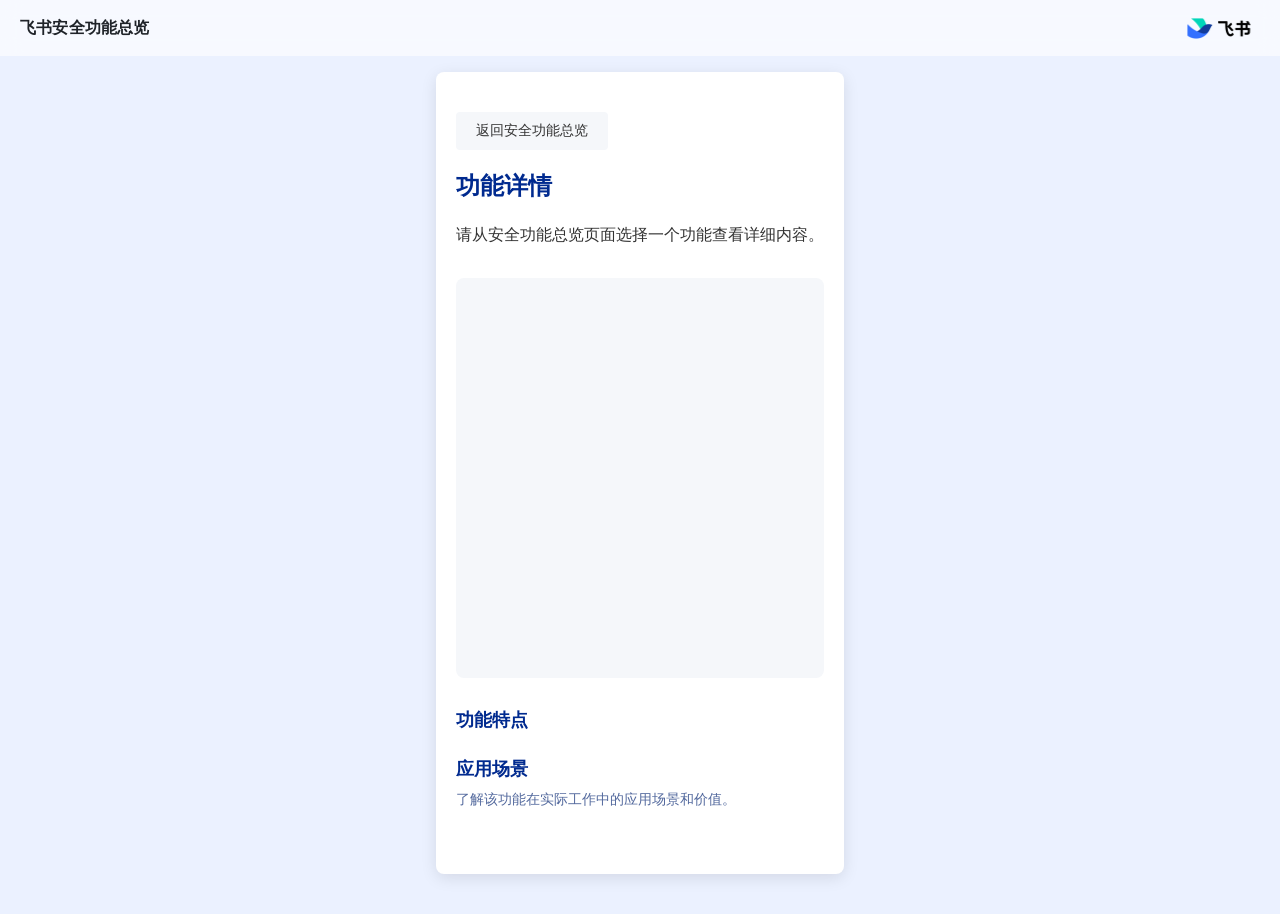
<file: detail.html>
<!DOCTYPE html>
<html lang="zh-CN">
<head>
    <meta charset="UTF-8">
    <meta name="viewport" content="width=device-width, initial-scale=1.0">
    <title>飞书安全功能详情</title>
    <link rel="stylesheet" href="styles.css">
    <style>
        /* 详情页面特定样式 */
        .detail-container {
            max-width: 800px;
            margin: calc(var(--page-header-height) + 16px) auto 40px;
            padding: 40px 20px;
            background-color: #fff;
            box-shadow: 0 4px 16px rgba(0, 0, 0, 0.1);
            border-radius: 8px;
        }
        
        .back-button {
            background-color: #f5f7fa;
            color: #333;
            border: none;
            padding: 10px 20px;
            border-radius: 4px;
            cursor: pointer;
            font-size: 14px;
            margin-bottom: 20px;
            transition: background-color 0.3s ease;
        }
        
        .back-button:hover {
            background-color: #e3e9f0;
        }
        
        .detail-title {
            font-size: 24px;
            font-weight: 600;
            color: #002A8F;
            margin-bottom: 20px;
        }
        
        .detail-content {
            font-size: 16px;
            line-height: 1.6;
            color: #333;
            margin-bottom: 30px;
        }
        
        /* 双图片布局容器 */
        .detail-image-container {
            width: 100%;
            height: 400px;
            background-color: #f5f7fa;
            border-radius: 8px;
            padding: 20px;
            margin-bottom: 30px;
            display: flex;
            justify-content: center;
            align-items: center;
        }
        
        .detail-section {
            margin-bottom: 25px;
        }
        
        .detail-section h3 {
            font-size: 18px;
            font-weight: 600;
            color: #002A8F;
            margin-bottom: 10px;
        }
        
        .detail-section p {
            font-size: 14px;
            color: #546A9E;
            margin-bottom: 10px;
        }
        
        .feature-list {
            list-style-type: disc;
            margin-left: 20px;
            margin-bottom: 20px;
        }
        
        .feature-list li {
            font-size: 14px;
            color: #546A9E;
            margin-bottom: 5px;
        }
    </style>
</head>
<body>
    <header class="fixed-header">
        <div class="header-title">飞书安全功能总览</div>
        <img class="header-logo" src="feishu-security-logo.svg" alt="Logo" />
    </header>
    <div class="detail-container">
        <!-- 返回按钮 -->
        <button class="back-button" onclick="window.history.back()">返回安全功能总览</button>
        
        <!-- 详情标题 -->
        <div class="detail-title" id="detailTitle">功能详情</div>
        
        <!-- 详情内容 -->
        <div class="detail-content" id="detailContent">
            <p>请点击安全功能总览页面中的功能点或卡片标题查看详细内容。</p>
        </div>
        
        <!-- 双图片布局容器 -->
        <div class="detail-image-container" id="imageContainer">
            <!-- 双图片布局将通过JavaScript动态加载 -->
        </div>
        
        <!-- 功能特点 -->
        <div class="detail-section">
            <h3>功能特点</h3>
            <ul class="feature-list" id="featureList">
                <!-- 动态生成功能特点列表 -->
            </ul>
        </div>
        
        <!-- 应用场景 -->
        <div class="detail-section">
            <h3>应用场景</h3>
            <p id="useCase">了解该功能在实际工作中的应用场景和价值。</p>
        </div>
    </div>
    
    <script>
        // 获取URL参数
        function getURLParameter(name) {
            const urlParams = new URLSearchParams(window.location.search);
            return urlParams.get(name);
        }
        
        // 功能详情数据
        const featureDetails = {
            "账号安全": {
                title: "账号安全",
                content: "飞书账号安全功能提供全面的身份验证和账号保护机制，确保用户账号的安全性和可信度。",
                features: ["SSO单点登录", "多因素认证", "密码强度管理", "登录异常检测", "账号锁定保护"],
                useCase: "适用于需要严格控制账号访问权限的企业，特别是涉及敏感信息的团队。"
            },
            "终端安全": {
                title: "终端安全",
                content: "飞书终端安全功能提供全面的设备管理和安全策略控制，确保用户在各种终端设备上的使用安全。",
                features: ["终端设备管理", "设备安全策略", "终端数据保护", "设备合规检查", "远程设备管理"],
                useCase: "适用于员工使用多种终端设备办公的企业，确保企业数据在各种设备上的安全。"
            },
            "数据保护": {
                title: "数据保护",
                content: "飞书数据保护功能提供全面的数据安全保障机制，确保企业数据的机密性、完整性和可用性。",
                features: ["数据加密", "数据备份恢复", "数据合规性检查", "数据销毁", "数据泄漏防护"],
                useCase: "适用于处理敏感数据的企业，确保数据符合合规要求并防止数据泄漏。"
            },
            "成员权限": {
                title: "成员权限",
                content: "飞书成员权限功能提供灵活的权限管理能力，确保不同角色的成员只能访问其需要的资源。",
                features: ["组织架构可见范围", "名片字段可见范围", "搜索权限", "沟通协作权限", "对外沟通权限"],
                useCase: "适用于需要精细权限控制的企业，确保企业资源的安全访问。"
            },
            "访问安全": {
                title: "访问安全",
                content: "飞书访问安全功能提供持续的访问请求验证和控制，确保只有授权用户能够访问企业资源。",
                features: ["访问策略管理", "网络访问控制", "异常访问检测", "访问日志记录"],
                useCase: "适用于需要严格控制网络访问的企业，确保企业资源的安全访问。"
            },
            "日志审计": {
                title: "日志审计",
                content: "飞书日志审计功能提供完整的操作日志记录和分析能力，确保企业能够追踪和审计所有操作。",
                features: ["操作日志记录", "日志查询分析", "安全事件告警", "合规报告生成"],
                useCase: "适用于需要满足合规要求的企业，确保所有操作都可追踪和审计。"
            },
            "SSO账号登录": {
                title: "SSO账号登录",
                content: "SSO（单点登录）功能允许用户使用一组凭据访问多个应用程序，提高用户体验和安全性。",
                features: ["跨应用单点登录", "统一身份验证", "简化登录流程", "增强安全性"],
                useCase: "适用于使用多个企业应用程序的组织，提高用户工作效率并加强账号安全。"
            },
            "登录方式管理": {
                title: "登录方式管理",
                content: "飞书支持多种登录方式，企业管理员可以根据需求配置合适的登录方式。",
                features: ["密码登录", "验证码登录", "第三方登录", "生物识别登录"],
                useCase: "适用于需要灵活登录选项的企业，满足不同用户的登录习惯和安全需求。"
            },
            "登录密码管理": {
                title: "登录密码管理",
                content: "飞书提供完善的密码管理功能，确保用户密码的安全性和复杂性。",
                features: ["密码强度检查", "定期密码更新", "密码重置流程", "密码历史记录"],
                useCase: "适用于需要强密码策略的企业，防止弱密码导致的安全风险。"
            },
            "两步验证": {
                title: "两步验证",
                content: "两步验证功能在密码验证的基础上增加了额外的安全层，提高账号安全性。",
                features: ["短信验证码", "应用验证码", "硬件密钥", "生物识别验证"],
                useCase: "适用于需要高级安全保护的企业，防止密码泄露导致的账号被盗。"
            },
            "登录有效期设置": {
                title: "登录有效期设置",
                content: "企业管理员可以设置登录有效期，确保用户定期重新验证身份。",
                features: ["自定义登录时长", "自动登出机制", "会话管理"],
                useCase: "适用于需要严格控制登录状态的企业，防止长时间未活动的会话导致的安全风险。"
            },
            "终端设备管理": {
                title: "终端设备管理",
                content: "飞书提供全面的终端设备管理功能，确保企业设备的安全性和合规性。",
                features: ["设备注册管理", "设备状态监控", "设备远程管理", "设备分组管理"],
                useCase: "适用于拥有大量终端设备的企业，提高设备管理效率和安全性。"
            },
            "设备安全策略": {
                title: "设备安全策略",
                content: "企业管理员可以配置各种设备安全策略，确保设备符合企业安全要求。",
                features: ["操作系统要求", "应用程序控制", "网络连接限制", "数据传输加密"],
                useCase: "适用于需要统一设备安全标准的企业，确保所有设备都符合安全要求。"
            },
            "终端数据保护": {
                title: "终端数据保护",
                content: "飞书提供全面的终端数据保护功能，防止数据在终端设备上的泄露和丢失。",
                features: ["数据加密存储", "远程数据擦除", "数据访问控制", "数据备份"],
                useCase: "适用于处理敏感数据的企业，确保数据在终端设备上的安全。"
            },
            "数据加密": {
                title: "数据加密",
                content: "飞书采用先进的加密技术保护企业数据，确保数据在传输和存储过程中的安全性。",
                features: ["传输加密", "存储加密", "端到端加密", "加密密钥管理"],
                useCase: "适用于处理高度敏感数据的企业，确保数据的机密性和完整性。"
            },
            "数据备份恢复": {
                title: "数据备份恢复",
                content: "飞书提供完善的数据备份和恢复功能，确保企业数据的可用性和可恢复性。",
                features: ["定期自动备份", "增量备份", "数据恢复机制", "备份验证"],
                useCase: "适用于需要保证业务连续性的企业，防止数据丢失导致的业务中断。"
            },
            "数据合规性检查": {
                title: "数据合规性检查",
                content: "飞书提供数据合规性检查功能，确保企业数据符合相关法规和标准。",
                features: ["合规性扫描", "违规行为检测", "合规报告生成", "合规建议"],
                useCase: "适用于需要满足行业合规要求的企业，避免合规风险。"
            },
            "数据销毁": {
                title: "数据销毁",
                content: "飞书提供安全的数据销毁功能，确保不再需要的数据被彻底删除，防止数据泄露。",
                features: ["安全删除机制", "删除验证", "销毁审计日志", "数据生命周期管理"],
                useCase: "适用于需要处理过期数据的企业，确保数据的安全销毁。"
            },
            "数据泄漏防护": {
                title: "数据泄漏防护",
                content: "飞书提供全面的数据泄漏防护功能，防止企业数据的未授权流出。",
                features: ["内容检测", "访问控制", "水印保护", "异常行为分析"],
                useCase: "适用于需要防止数据泄漏的企业，保护企业核心资产。"
            },
            "组织架构可见范围": {
                title: "组织架构可见范围",
                content: "飞书允许企业管理员配置组织架构的可见范围，确保员工只能看到其需要的组织信息。",
                features: ["部门可见性控制", "层级可见性设置", "自定义可见范围"],
                useCase: "适用于需要保护组织架构信息的企业，确保敏感组织信息不被泄露。"
            },
            "名片字段可见范围": {
                title: "名片字段可见范围",
                content: "飞书允许企业管理员配置名片字段的可见范围，确保员工只能看到其需要的个人信息。",
                features: ["字段级权限控制", "部门特定字段", "自定义可见规则"],
                useCase: "适用于需要保护员工隐私信息的企业，确保敏感个人信息不被泄露。"
            },
            "搜索权限": {
                title: "搜索权限",
                content: "飞书提供灵活的搜索权限管理功能，确保员工只能搜索其有权限访问的内容。",
                features: ["搜索范围控制", "敏感内容过滤", "搜索历史管理", "搜索权限审计"],
                useCase: "适用于需要控制信息搜索范围的企业，确保敏感信息不被未授权搜索。"
            },
            "沟通协作权限": {
                title: "沟通协作权限",
                content: "飞书允许企业管理员配置沟通协作权限，确保员工只能参与其需要的沟通和协作。",
                features: ["聊天权限", "会议权限", "文档协作权限", "群组管理权限"],
                useCase: "适用于需要控制沟通协作范围的企业，确保信息安全。"
            },
            "对外沟通权限": {
                title: "对外沟通权限",
                content: "飞书允许企业管理员配置对外沟通权限，确保员工对外沟通的安全性和合规性。",
                features: ["外部联系人权限", "外部群权限", "对外消息审核", "对外文件共享控制"],
                useCase: "适用于需要控制对外沟通的企业，防止信息外泄。"
            },
            "云文档设置": {
                title: "云文档设置",
                content: "飞书允许企业管理员配置云文档的各种设置，确保文档的安全性和可用性。",
                features: ["文档访问权限", "版本控制", "文档审核", "文档水印"],
                useCase: "适用于需要控制文档访问的企业，确保文档安全。"
            },
            "文件操作权限": {
                title: "文件操作权限",
                content: "飞书允许企业管理员配置文件操作权限，确保员工只能执行其需要的文件操作。",
                features: ["上传权限", "下载权限", "编辑权限", "删除权限"],
                useCase: "适用于需要控制文件操作的企业，防止文件误操作和泄露。"
            },
            "云文档权限默认值管理": {
                title: "云文档权限默认值管理",
                content: "飞书允许企业管理员配置云文档权限的默认值，确保新创建的文档自动应用安全权限。",
                features: ["默认访问权限", "默认编辑权限", "部门默认设置", "自定义默认规则"],
                useCase: "适用于需要统一文档权限标准的企业，提高文档管理效率和安全性。"
            },
            "访问策略管理": {
                title: "访问策略管理",
                content: "飞书允许企业管理员配置各种访问策略，确保只有授权用户能够访问企业资源。",
                features: ["IP地址限制", "网络环境检测", "设备合规性检查", "时间限制"],
                useCase: "适用于需要严格控制访问条件的企业，确保资源安全。"
            },
            "操作日志记录": {
                title: "操作日志记录",
                content: "飞书记录所有用户操作的详细日志，确保操作可追踪和审计。",
                features: ["全面日志记录", "日志分类", "日志检索", "日志导出"],
                useCase: "适用于需要审计能力的企业，确保操作可追溯。"
            },
            "日志查询分析": {
                title: "日志查询分析",
                content: "飞书提供强大的日志查询和分析功能，帮助企业发现安全问题和优化操作流程。",
                features: ["多条件查询", "日志可视化", "异常行为检测", "趋势分析"],
                useCase: "适用于需要分析操作数据的企业，提高安全监控能力。"
            },
            "安全事件告警": {
                title: "安全事件告警",
                content: "飞书提供安全事件告警功能，及时通知企业管理员潜在的安全问题。",
                features: ["实时告警", "告警分级", "告警通知", "告警处理流程"],
                useCase: "适用于需要及时响应安全事件的企业，降低安全风险。"
            }
        };
        
        // 页面加载完成后显示详情
        document.addEventListener('DOMContentLoaded', () => {
            // 获取功能名称参数
            const featureName = getURLParameter('feature');
            
            if (featureName && featureDetails[featureName]) {
                const detail = featureDetails[featureName];
                
                // 更新页面标题
                document.title = detail.title + " - 飞书安全功能详情";
                
                // 更新详情内容
                document.getElementById('detailTitle').textContent = detail.title;
                document.getElementById('detailContent').innerHTML = `<p>${detail.content}</p>`;
                
                // 更新功能特点列表
                const featureList = document.getElementById('featureList');
                featureList.innerHTML = '';
                detail.features.forEach(feature => {
                    const li = document.createElement('li');
                    li.textContent = feature;
                    featureList.appendChild(li);
                });
                
                // 更新应用场景
                document.getElementById('useCase').textContent = detail.useCase;
                
                // 加载双图片布局
                loadDualImages(featureName);
            } else {
                // 如果没有参数或参数无效，显示默认内容
                document.getElementById('detailTitle').textContent = "功能详情";
                document.getElementById('detailContent').innerHTML = `<p>请从安全功能总览页面选择一个功能查看详细内容。</p>`;
            }
        });
        
        // 加载双图片布局
        function loadDualImages(featureName) {
            const imageContainer = document.getElementById('imageContainer');
            
            // 创建双图片布局
            const dualImageHTML = `
                <div class="dual-image-container">
                    <div class="main-image-container">
                        <img src="${featureName}-step1.svg" alt="${featureName} 主图" class="main-image" onerror="this.style.display='none'">
                    </div>
                    <img src="${featureName}-step2.svg" alt="${featureName} 说明" class="overlay-image" onerror="this.style.display='none'">
                </div>
            `;
            
            imageContainer.innerHTML = dualImageHTML;
        }
    </script>
</body>
</html>
</file>
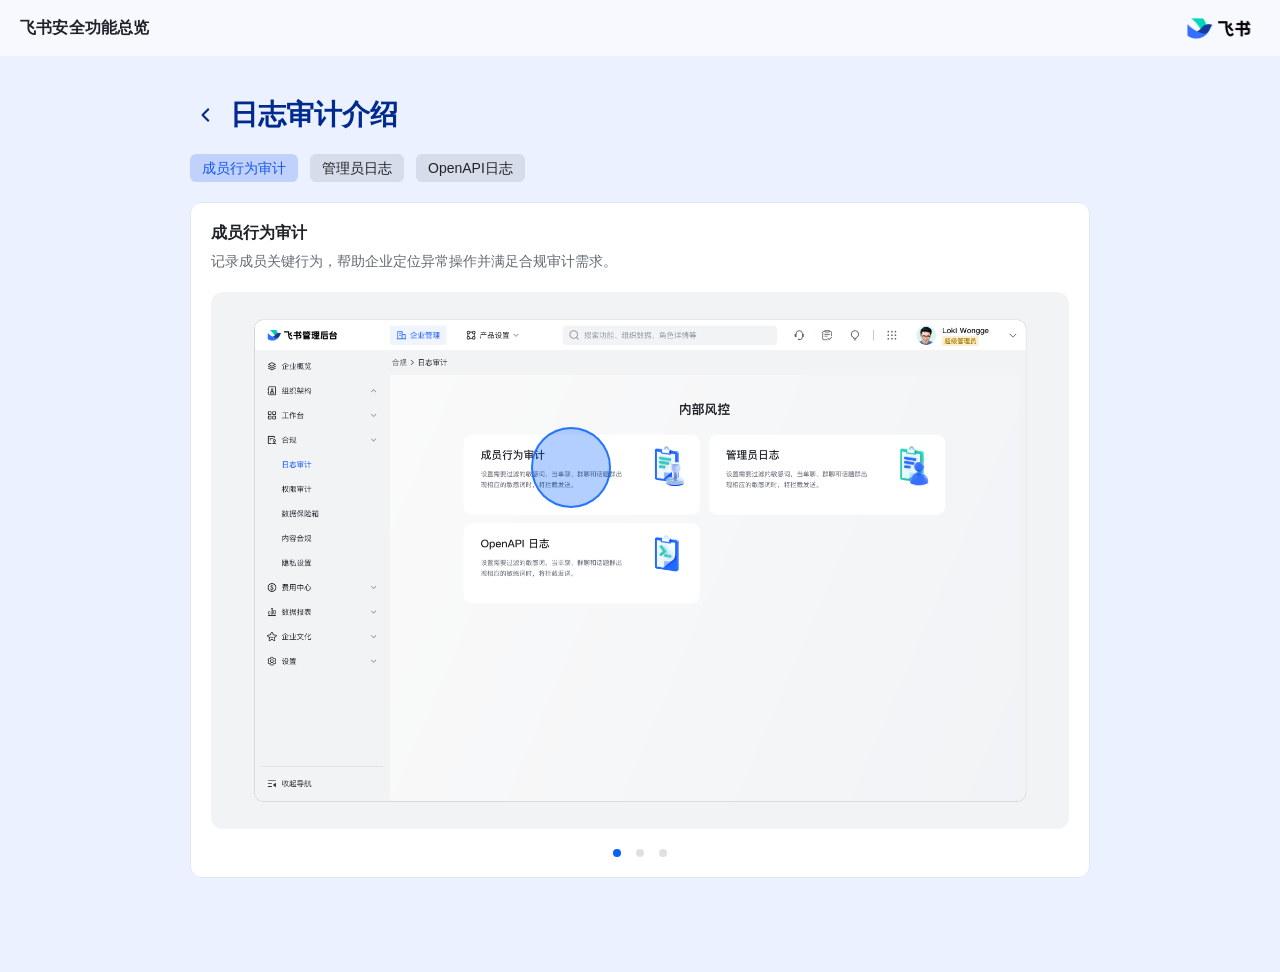
<file: log-audit-detail.html>
<!DOCTYPE html>
<html lang="zh-CN">
<head>
    <meta charset="UTF-8">
    <meta name="viewport" content="width=device-width, initial-scale=1.0">
    <title>日志审计介绍</title>
    <link rel="stylesheet" href="styles.css">
    <style>
        /* 全局样式 */
        * { margin: 0; padding: 0; box-sizing: border-box; }
        
        body {
            font-family: 'Inter', -apple-system, BlinkMacSystemFont, 'Segoe UI', Roboto, Oxygen, Ubuntu, Cantarell, 'Open Sans', 'Helvetica Neue', sans-serif;
            background-color: #EBF1FF;
            color: #333;
            display: block;
            overflow-y: auto;
            overflow-x: hidden;
            padding: 0;
        }
        
        /* 日志审计介绍页面特定样式 */
        .log-audit-container {
            max-width: 900px;
            margin: calc(var(--page-header-height) + 16px) auto 40px;
            width: calc(100% - 40px);
            padding: 24px 0;
            display: flex;
            flex-direction: column;
            gap: 20px !important;
            min-height: 700px;
        }
        
        .back-arrow {
            display: inline-flex;
            align-items: center;
            justify-content: center;
            width: 32px;
            height: 32px;
            margin-right: 8px;
            border-radius: 50%;
            background-color: transparent;
            color: #002A8F;
            border: none;
            cursor: pointer;
            transition: all 0.3s ease;
            vertical-align: middle;
        }
        .back-arrow img { width: 20px; height: 20px; vertical-align: middle; }
        .back-arrow svg { width: 20px; height: 20px; fill: none; }
        .back-arrow:hover { background-color: #f5f7fa; }
        
        .content-section { display: flex; gap: 20px; align-items: flex-start; }
        
        .text-content { flex: 1; max-width: 600px; }
        
        .main-title {
            font-size: 28px;
            font-weight: 600;
            color: #002A8F;
            margin-bottom: 20px;
            display: flex;
            align-items: center;
        }
        
        .description {
            font-size: 16px;
            line-height: 1.8;
            color: #646A73;
            margin-bottom: 20px;
        }
        
        .feature-buttons { display: grid; grid-template-columns: 1fr 1fr; gap: 15px; }
        
        .feature-button {
            background-color: #f5f7fa;
            color: #333;
            border: 1px solid #e3e9f0;
            padding: 15px 20px;
            border-radius: 8px;
            cursor: pointer;
            font-size: 14px;
            text-align: left;
            transition: all 0.3s ease;
        }
        
        .feature-button:hover { background-color: #e3e9f0; box-shadow: 0 2px 8px rgba(0, 0, 0, 0.1); }
        
        /* 底部Tab区样式 */
        .tab-section { margin-top: 30px; }
        
        .tabs {
            display: flex;
            gap: 12px;
            justify-content: flex-start;
            flex-wrap: wrap;
        }
        
        /* Tab按钮样式 */
        .tab-button {
            background-color: rgba(31,35,41,0.10);
            color: #1F2329;
            border: none;
            height: 28px;
            padding: 0 12px;
            border-radius: 6px;
            cursor: pointer;
            font-size: 14px;
            line-height: 28px;
            font-weight: 400;
            display: inline-flex;
            align-items: center;
            justify-content: center;
            transition: all 0.2s ease;
        }
        
        .tab-button:hover { background-color: rgba(31,35,41,0.06); color: #1F2329; }
        .tab-button.active { background-color: rgba(20, 86, 240, 0.2); color: #1456F0; }
        
        /* 图片容器基础样式 */
        .image-container {
            position: relative;
            width: 100%;
            max-height: 600px;
            margin: 0;
            background-color: #F2F3F5;
            display: flex;
            justify-content: center;
            align-items: center;
            padding: 0;
            overflow: hidden;
            border-radius: 12px;
        }
        
        /* 日志审计页：图片容器需要固定比例，避免高度塌陷（图片为 absolute 定位） */
        .tab-content .image-container {
            aspect-ratio: 1.6/1;
            min-height: 360px;
        }
        
        .step-image {
            position: absolute;
            top: 50%;
            left: 50%;
            transform: translate(-50%, -50%);
            max-width: 90%;
            max-height: 90%;
            object-fit: contain;
            opacity: 0;
            transition: opacity 0.5s ease;
            margin: 0;
            z-index: 1;
        }
        
        .step-image.active { opacity: 1 !important; }
        
        /* 热区容器 - 保持覆盖整个图片容器 */
        .hotspots-container {
            position: absolute;
            top: 0;
            left: 0;
            width: 100%;
            height: 100%;
            pointer-events: none;
            z-index: 2;
        }
        
        /* 热区样式 */
        .hotspot {
            position: absolute;
            width: clamp(44px, 6vw, 80px);
            height: clamp(44px, 6vw, 80px);
            border-radius: 50%;
            background: transparent;
            border: none;
            cursor: pointer;
            pointer-events: auto;
            transition: all 0.3s ease;
            display: none;
            transform-origin: center center;
        }
        
        /* 使用伪元素实现脉冲效果，避免与transform冲突 */
        .hotspot::before {
            content: '';
            position: absolute;
            top: 0;
            left: 0;
            width: 100%;
            height: 100%;
            border-radius: 50%;
            background-color: rgba(0, 96, 255, 0.3);
            border: 2px solid rgba(0, 96, 255, 0.8);
            animation: pulse 2s infinite;
            pointer-events: none;
        }
        
        /* 脉冲动画 */
        @keyframes pulse {
            0% { transform: scale(1); opacity: 0.7; }
            50% { transform: scale(1.2); opacity: 0.4; }
            100% { transform: scale(1); opacity: 0.7; }
        }
        
        /* 导航点样式 */
        .step-indicators {
            display: flex;
            justify-content: center;
            margin-top: 20px;
            margin-bottom: 20px;
            gap: 15px;
            z-index: 10;
        }
        
        /* 管理员配置的导航点容器显示 */
        .admin-indicators { display: flex; }
        
        .step-indicator {
            width: 8px;
            height: 8px;
            border-radius: 50%;
            background-color: #e0e0e0;
            cursor: pointer;
            transition: all 0.3s ease;
        }
        
        .step-indicator.active { background-color: #0762f7; }
        
        /* 两步验证双图片样式 */
        /* 确保容器能同时适应宽度和高度 */
        .two-factor-images {
            display: flex;
            justify-content: center;
            align-items: flex-start;
            width: 100%;
            flex: 1;
            position: relative;
            overflow: hidden;
        }
        
        /* 两步验证交互版本样式 */
        /* 调整整体容器的边距和对齐方式 */
        .two-factor-images.interactive {
            margin: 0 !important; /* 去掉上下边距 */
            padding: 0 !important; /* 确保内部元素无内边距 */
            justify-content: center; /* 水平对齐方式 */
            align-items: center; /* 垂直对齐方式 */
            width: 100% !important; /* 确保占据全部宽度 */
            box-sizing: border-box !important; /* 确保内边距和边框不影响宽度计算 */
        }
        
        /* 确保h1和tabs之间的间距为20px */
        .main-title + .tab-section { margin-top: 20px !important; }
        
        /* 顶部区域样式 */
        .top-section { }
        
        /* 中间内容区样式 */
        .content-section {
            flex: 1;
            display: flex;
            justify-content: center;
            align-items: center;
            gap: 20px !important;
            background-color: #fff;
            border-radius: 12px;
            border: 1px solid #e3e9f0;
            overflow: hidden;
        }
        
        /* Tab内容样式 - 移除边框，避免与content-section的边框形成双层 */
        .content-section .tab-content {
            border: none;
            border-radius: 0;
        }
    </style>
</head>
<body>
    <header class="fixed-header">
        <div class="header-title">飞书安全功能总览</div>
        <img class="header-logo" src="feishu-security-logo.svg" alt="Logo" />
    </header>
<div class="log-audit-container">
        <!-- 内容部分 -->
        <!-- 顶部标题区 -->
        <div class="top-section">
            <h1 class="main-title">
                <button class="back-arrow" onclick="window.location.href='index.html'" title="返回安全功能总览">
                    <img src="back-arrow.svg" alt="返回">
                </button>
                日志审计介绍
            </h1>
            
            <!-- 底部Tab区 -->
            <div class="tab-section">
                <div class="tabs" style="opacity: 1;">
                    <button class="tab-button active" data-tab="member-behavior-audit">成员行为审计</button>
                    <button class="tab-button" data-tab="admin-logs">管理员日志</button>
                    <button class="tab-button" data-tab="openapi-logs">OpenAPI日志</button>
                </div>
            </div>
        </div>
        
        <!-- 中间内容区 -->
        <div class="content-section">
            <!-- 可切换的内容将在这里显示 -->
            <!-- 成员行为审计 -->
            <div id="content-member-behavior-audit" class="tab-content active" style="opacity: 1;">
                <div class="tab-inner-title">成员行为审计</div>
                <div class="tab-inner-description">记录成员关键行为，帮助企业定位异常操作并满足合规审计需求。</div>
                <div class="two-factor-images interactive">
                    <div class="image-container">
                        <img src="log-audit-member-behavior-admin-step1.png" alt="成员行为审计 管理员端 步骤1" class="step-image active" data-step="1">
                        <img src="log-audit-member-behavior-admin-step2.png" alt="成员行为审计 管理员端 步骤2" class="step-image" data-step="2">
                        <img src="log-audit-member-behavior-admin-step3.png" alt="成员行为审计 管理员端 步骤3" class="step-image" data-step="3">
                    </div>
                    <div class="hotspots-container">
                        <div class="hotspot" data-step="1" data-next-step="2" style="top: 25.19%; left: 37.24%; display: block;"></div>
                        <div class="hotspot" data-step="2" data-next-step="3" style="top: 31.35%; left: 18.82%;"></div>
                        <div class="hotspot" data-step="3" data-next-step="1" style="top: 50%; left: 50%;"></div>
                    </div>
                </div>
                <div class="step-indicators admin-indicators">
                    <div class="step-indicator active" data-step="1"></div>
                    <div class="step-indicator" data-step="2"></div>
                    <div class="step-indicator" data-step="3"></div>
                </div>
            </div>
            
            <!-- 管理员日志 -->
            <div id="content-admin-logs" class="tab-content" style="opacity: 0;">
                <div class="tab-inner-title">管理员日志</div>
                <div class="tab-inner-description">记录管理员关键配置与操作，便于追溯变更来源与影响范围。</div>
                <div class="two-factor-images interactive">
                    <div class="image-container">
                        <img src="log-audit-admin-logs-admin-step1.png" alt="管理员日志 管理员端 步骤1" class="step-image active" data-step="1">
                        <img src="log-audit-admin-logs-admin-step2.png" alt="管理员日志 管理员端 步骤2" class="step-image" data-step="2">
                        <img src="log-audit-admin-logs-admin-step3.png" alt="管理员日志 管理员端 步骤3" class="step-image" data-step="3">
                    </div>
                    <div class="hotspots-container">
                        <div class="hotspot" data-step="1" data-next-step="2" style="top: 26.50%; left: 67.07%; display: block;"></div>
                        <div class="hotspot" data-step="2" data-next-step="3" style="top: 28.36%; left: 17.42%;"></div>
                        <div class="hotspot" data-step="3" data-next-step="1" style="top: 50%; left: 50%;"></div>
                    </div>
                </div>
                <div class="step-indicators admin-indicators">
                    <div class="step-indicator active" data-step="1"></div>
                    <div class="step-indicator" data-step="2"></div>
                    <div class="step-indicator" data-step="3"></div>
                </div>
            </div>
            
            <!-- OpenAPI日志 -->
            <div id="content-openapi-logs" class="tab-content" style="opacity: 0;">
                <div class="tab-inner-title">OpenAPI日志</div>
                <div class="tab-inner-description">记录 OpenAPI 调用与访问情况，帮助排查接口调用异常与风险行为。</div>
                <div class="two-factor-images interactive">
                    <div class="image-container">
                        <img src="log-audit-openapi-logs-admin-step1.png" alt="OpenAPI日志 管理员端 步骤1" class="step-image active" data-step="1">
                        <img src="log-audit-openapi-logs-admin-step2.png" alt="OpenAPI日志 管理员端 步骤2" class="step-image" data-step="2">
                        <img src="log-audit-openapi-logs-admin-step3.png" alt="OpenAPI日志 管理员端 步骤3" class="step-image" data-step="3">
                    </div>
                    <div class="hotspots-container">
                        <div class="hotspot" data-step="1" data-next-step="2" style="top: 40.49%; left: 34.32%; display: block;"></div>
                        <div class="hotspot" data-step="2" data-next-step="3" style="top: 44.77%; left: 20.22%;"></div>
                        <div class="hotspot" data-step="3" data-next-step="1" style="top: 50%; left: 50%;"></div>
                    </div>
                </div>
                <div class="step-indicators admin-indicators">
                    <div class="step-indicator active" data-step="1"></div>
                    <div class="step-indicator" data-step="2"></div>
                    <div class="step-indicator" data-step="3"></div>
                </div>
            </div>
        </div>
        
    </div>
    
    <!-- 新增小tab切换器的CSS样式 -->
    <style>
        /* Tab内容样式 */
        .tab-content {
            display: none;
            width: 100%;
            height: 100%;
            padding: 20px 20px 0 20px;
            box-sizing: border-box;
            text-align: center;
            background-color: #fff;
            /* 移除边框，避免与content-section的边框形成双层 */
            border-radius: 12px;
        }
        
        .tab-content.active {
            display: flex;
            flex-direction: column;
        }
        /* Tab内部标题和描述 */
        .tab-inner-title {
            font-size: 16px;
            font-weight: 600;
            color: #1F2329;
            margin-bottom: 6px;
            margin-top: 0;
            text-align: left;
        }
        
        .tab-inner-description {
            font-size: 14px;
            line-height: 1.6;
            color: #646A73;
            margin-bottom: 20px;
            margin-top: 0;
            text-align: left;
        }
        
        /* 小tab切换器样式 - 按钮容器 */
        .sub-tab-container {
            display: inline-flex;
            gap: 0;
            margin-bottom: 20px;
            margin-top: 0;
            background-color: #F3F4F6;
            border-radius: 6px;
            padding: 1px;
            overflow: hidden;
            width: max-content;
            height: 32px;
            align-items: center;
        }
        
        .sub-tab-button {
            background-color: transparent;
            color: #6B7280;
            border: none;
            padding: 0 12px;
            height: 32px;
            border-radius: 6px;
            cursor: pointer;
            font-size: 14px;
            font-weight: 400;
            line-height: 32px;
            transition: all 0.2s ease;
        }
        
        .sub-tab-button:hover { background-color: rgba(0,0,0,0.02); color: #4B5563; }
        
        .sub-tab-button.active {
            background-color: #FFFFFF;
            color: #1F2937;
            border: none;
            box-shadow: inset 0 0 0 1px #D1D5DB, 0 1px 2px rgba(0,0,0,0.04);
            border-radius: 6px;
        }
        
        /* 小tab内容样式 */
        .sub-tab-content {
            display: none;
            margin-bottom: 0;
        }
        
        .sub-tab-content.active { display: block; }
    </style>
    
    <script>
        // 初始化主标签
        function initTabs() {
            const tabButtons = document.querySelectorAll('.tab-button');
            const tabContents = document.querySelectorAll('.tab-content');

            // 首次初始化：只展示 active 的内容
            tabContents.forEach(content => {
                const isActive = content.classList.contains('active');
                content.style.opacity = isActive ? '1' : '0';
            });
            
            // 添加标签切换事件
            tabButtons.forEach(button => {
                button.addEventListener('click', () => {
                    const targetTab = button.dataset.tab;
                    
                    // 更新按钮状态
                    tabButtons.forEach(btn => btn.classList.remove('active'));
                    button.classList.add('active');
                    
                    // 更新内容显示
                    tabContents.forEach(content => {
                        content.classList.remove('active');
                        content.style.opacity = '0';
                        if (content.id === `content-${targetTab}`) {
                            content.classList.add('active');
                            // 初始化当前标签页的子标签（如果存在）
                            initSubTabs(content);
                            // 重置为第 1 步，保证默认展示一致
                            switchImage(content, '1');
                            setTimeout(() => {
                                content.style.opacity = '1';
                            }, 10);
                        }
                    });
                });
            });
        }
        
        // 初始化子标签
        function initSubTabs(tabContent) {
            if (!tabContent) return;
            if (tabContent.dataset && tabContent.dataset.subTabsInited === '1') return;

            const subTabButtons = tabContent.querySelectorAll('.sub-tab-button');
            const subTabContents = tabContent.querySelectorAll('.sub-tab-content');

            if (subTabButtons.length === 0 || subTabContents.length === 0) return;

            tabContent.dataset.subTabsInited = '1';
            
            // 添加子标签切换事件
            subTabButtons.forEach(button => {
                button.addEventListener('click', () => {
                    const targetSubTab = button.dataset.subTab;
                    
                    // 更新按钮状态
                    subTabButtons.forEach(btn => btn.classList.remove('active'));
                    button.classList.add('active');
                    
                    // 更新内容显示
                    subTabContents.forEach(content => {
                        content.classList.remove('active');
                        if (content.id === `sub-content-${targetSubTab}`) {
                            content.classList.add('active');
                        }
                    });
                });
            });
        }
        
        // 初始化所有子标签
        function initAllSubTabs() {
            document.querySelectorAll('.tab-content').forEach(initSubTabs);
        }
        
        // 初始化图片切换
        function initImageSwitching() {
            const allTabContents = document.querySelectorAll('.tab-content');
            
            allTabContents.forEach(content => {
                // 为热区添加点击事件
                const hotspots = content.querySelectorAll('.hotspot');
                hotspots.forEach(hotspot => {
                    hotspot.addEventListener('click', () => {
                        const nextStep = hotspot.dataset.nextStep;
                        const currentContent = hotspot.closest('.sub-tab-content') || hotspot.closest('.tab-content');
                        
                        if (currentContent && nextStep) {
                            switchImage(currentContent, nextStep);
                        }
                    });
                });
                
                // 为导航点添加点击事件
                const stepIndicators = content.querySelectorAll('.step-indicator');
                stepIndicators.forEach(indicator => {
                    indicator.addEventListener('click', () => {
                        const step = indicator.dataset.step;
                        const currentContent = indicator.closest('.sub-tab-content') || indicator.closest('.tab-content');
                        
                        if (currentContent && step) {
                            switchImage(currentContent, step);
                        }
                    });
                });
            });
        }
        
        // 切换图片
        function switchImage(contentEl, step) {
            if (!contentEl) return;

            // 更新图片显示
            const stepImages = contentEl.querySelectorAll('.step-image');
            if (!stepImages || stepImages.length === 0) return;
            stepImages.forEach(img => {
                img.classList.remove('active');
                if (img.dataset.step === step) {
                    img.classList.add('active');
                }
            });
            
            // 更新指示器状态
            const stepIndicators = contentEl.querySelectorAll('.step-indicator');
            stepIndicators.forEach(indicator => {
                indicator.classList.remove('active');
                if (indicator.dataset.step === step) {
                    indicator.classList.add('active');
                }
            });
            
            // 更新热区显示
            const hotspots = contentEl.querySelectorAll('.hotspot');
            hotspots.forEach(hotspot => {
                hotspot.style.display = hotspot.dataset.step === step ? 'block' : 'none';
            });
        }
        
        // 页面加载完成后初始化
        document.addEventListener('DOMContentLoaded', () => {
            // 支持从首页标签跳转：log-audit-detail.html?tab=admin-logs
            try {
                const params = new URLSearchParams(window.location.search);
                const tab = params.get('tab');
                if (tab) {
                    const btn = document.querySelector(`.tab-button[data-tab="${CSS.escape(tab)}"]`);
                    if (btn) btn.click();
                }
            } catch (e) {
                // ignore
            }

            initTabs();
            initAllSubTabs();
            initImageSwitching();
        });
    </script>
<script src="process-end-popup.js"></script>
<script src="hotspot-debug.js"></script>
</body>
</html>
</file>
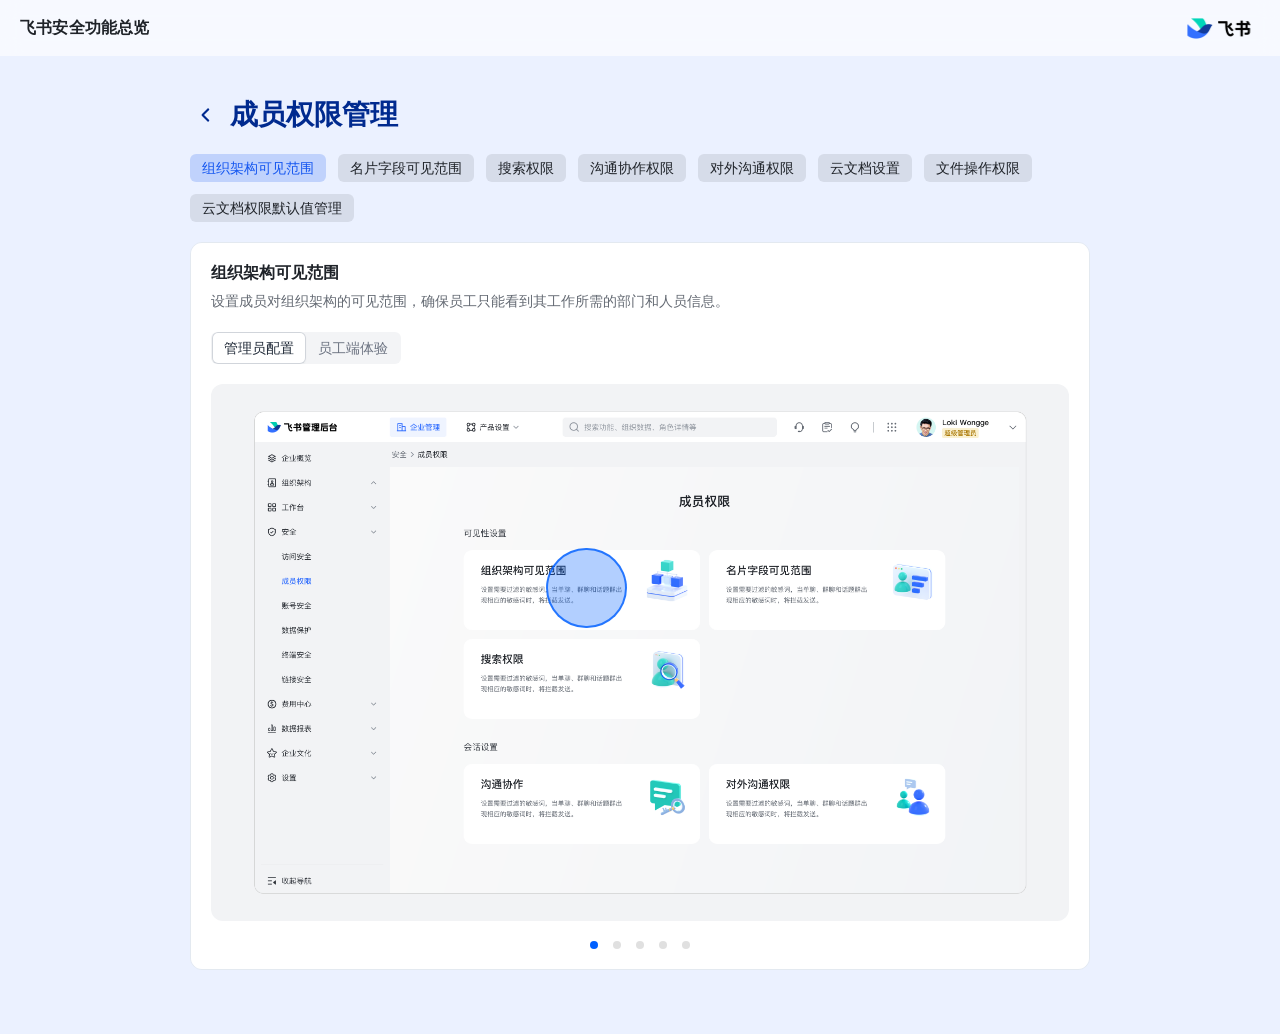
<file: member-permissions-detail.html>
<!DOCTYPE html>
<html lang="zh-CN">
<head>
    <meta charset="UTF-8">
    <meta name="viewport" content="width=device-width, initial-scale=1.0">
    <title>成员权限管理</title>
    <link rel="stylesheet" href="styles.css">
    <style>
        /* 全局样式 */
        * { margin: 0; padding: 0; box-sizing: border-box; }
        
        body {
            font-family: 'Inter', -apple-system, BlinkMacSystemFont, 'Segoe UI', Roboto, Oxygen, Ubuntu, Cantarell, 'Open Sans', 'Helvetica Neue', sans-serif;
            background-color: #EBF1FF;
            color: #333;
            display: block;
            overflow-y: auto;
            overflow-x: hidden;
            padding: 0;
        }
        
        /* 终端安全介绍页面特定样式 */
        .terminal-security-container {
            max-width: 900px;
            margin: calc(var(--page-header-height) + 16px) auto 40px;
            width: calc(100% - 40px);
            padding: 24px 0;
            display: flex;
            flex-direction: column;
            gap: 20px !important;
            min-height: 700px;
        }
        
        .back-arrow {
            display: inline-flex;
            align-items: center;
            justify-content: center;
            width: 32px;
            height: 32px;
            margin-right: 8px;
            border-radius: 50%;
            background-color: transparent;
            color: #002A8F;
            border: none;
            cursor: pointer;
            transition: all 0.3s ease;
            vertical-align: middle;
        }
        .back-arrow img { width: 20px; height: 20px; vertical-align: middle; }
        .back-arrow svg { width: 20px; height: 20px; fill: none; }
        .back-arrow:hover { background-color: #f5f7fa; }
        
        .content-section { display: flex; gap: 20px; align-items: flex-start; }
        
        .text-content { flex: 1; max-width: 600px; }
        
        .main-title {
            font-size: 28px;
            font-weight: 600;
            color: #002A8F;
            margin-bottom: 20px;
            display: flex;
            align-items: center;
        }
        
        .description {
            font-size: 16px;
            line-height: 1.8;
            color: #646A73;
            margin-bottom: 20px;
        }
        
        .feature-buttons { display: grid; grid-template-columns: 1fr 1fr; gap: 15px; }
        
        .feature-button {
            background-color: #f5f7fa;
            color: #333;
            border: 1px solid #e3e9f0;
            padding: 15px 20px;
            border-radius: 8px;
            cursor: pointer;
            font-size: 14px;
            text-align: left;
            transition: all 0.3s ease;
        }
        
        .feature-button:hover { background-color: #e3e9f0; box-shadow: 0 2px 8px rgba(0, 0, 0, 0.1); }
        
        /* 底部Tab区样式 */
        .tab-section { margin-top: 30px; }
        
        .tabs {
            display: flex;
            gap: 12px;
            justify-content: flex-start;
            flex-wrap: wrap;
        }
        
        /* Tab按钮样式 */
        .tab-button {
            background-color: rgba(31,35,41,0.10);
            color: #1F2329;
            border: none;
            height: 28px;
            padding: 0 12px;
            border-radius: 6px;
            cursor: pointer;
            font-size: 14px;
            line-height: 28px;
            font-weight: 400;
            display: inline-flex;
            align-items: center;
            justify-content: center;
            transition: all 0.2s ease;
        }
        
        .tab-button:hover { background-color: rgba(31,35,41,0.06); color: #1F2329; }
        .tab-button.active { background-color: rgba(20, 86, 240, 0.2); color: #1456F0; }
        
        /* 图片容器基础样式 */
        .image-container {
            position: relative;
            width: 100%;
            max-height: 600px;
            margin: 0;
            background-color: #F2F3F5;
            display: flex;
            justify-content: center;
            align-items: center;
            padding: 0;
            overflow: hidden;
            border-radius: 12px;
        }
        
        /* 成员权限页面的步骤图统一使用固定宽高比，并提供最小高度兜底 */
        .sub-tab-content .image-container {
            aspect-ratio: 1.6/1;
            min-height: 360px;
        }
        
        .step-image {
            position: absolute;
            top: 50%;
            left: 50%;
            transform: translate(-50%, -50%);
            max-width: 90%;
            max-height: 90%;
            object-fit: contain;
            opacity: 0;
            transition: opacity 0.5s ease;
            margin: 0;
            z-index: 1;
        }
        
        .step-image.active { opacity: 1 !important; }
        
        /* 热区容器 - 保持覆盖整个图片容器 */
        .hotspots-container {
            position: absolute;
            top: 0;
            left: 0;
            width: 100%;
            height: 100%;
            pointer-events: none;
            z-index: 2;
        }
        
        /* 热区样式 */
        .hotspot {
            position: absolute;
            width: clamp(44px, 6vw, 80px);
            height: clamp(44px, 6vw, 80px);
            border-radius: 50%;
            background: transparent;
            border: none;
            cursor: pointer;
            pointer-events: auto;
            transition: all 0.3s ease;
            display: none;
            transform-origin: center center;
        }
        
        /* 使用伪元素实现脉冲效果，避免与transform冲突 */
        .hotspot::before {
            content: '';
            position: absolute;
            top: 0;
            left: 0;
            width: 100%;
            height: 100%;
            border-radius: 50%;
            background-color: rgba(0, 96, 255, 0.3);
            border: 2px solid rgba(0, 96, 255, 0.8);
            animation: pulse 2s infinite;
            pointer-events: none;
        }
        
        /* 脉冲动画 */
        @keyframes pulse {
            0% { transform: scale(1); opacity: 0.7; }
            50% { transform: scale(1.2); opacity: 0.4; }
            100% { transform: scale(1); opacity: 0.7; }
        }
        
        /* 导航点样式 */
        .step-indicators {
            display: flex;
            justify-content: center;
            margin-top: 20px;
            margin-bottom: 20px;
            gap: 15px;
            z-index: 10;
        }
        
        /* 管理员配置的导航点容器显示 */
        .admin-indicators { display: flex; }
        
        .step-indicator {
            width: 8px;
            height: 8px;
            border-radius: 50%;
            background-color: #e0e0e0;
            cursor: pointer;
            transition: all 0.3s ease;
        }
        
        .step-indicator.active { background-color: #0060FF; }
        
        /* 确保h1和tabs之间的间距为20px */
        .main-title + .tab-section { margin-top: 20px !important; }
        
        /* 顶部区域样式 */
        .top-section { }
        
        /* 中间内容区样式 */
        .content-section {
            flex: 1;
            display: flex;
            justify-content: center;
            align-items: center;
            gap: 20px !important;
            background-color: #fff;
            border-radius: 12px;
            border: 1px solid #e3e9f0;
            overflow: hidden;
        }
        
        /* 双因素验证图片容器 */
        .two-factor-images {
            position: relative;
            max-width: 100%;
            width: 100%;
            margin: 0 auto;
            overflow: hidden;
        }
        
        /* Tab内容样式 - 移除边框，避免与content-section的边框形成双层 */
        .content-section .tab-content {
            border: none;
            border-radius: 0;
        }
    </style>
</head>
<body>
    <header class="fixed-header">
        <div class="header-title">飞书安全功能总览</div>
        <img class="header-logo" src="feishu-security-logo.svg" alt="Logo" />
    </header>
<div class="terminal-security-container">
        <!-- 内容部分 -->
        <!-- 顶部标题区 -->
        <div class="top-section">
            <h1 class="main-title">
                <button class="back-arrow" onclick="window.location.href='index.html'" title="返回安全功能总览">
                    <img src="back-arrow.svg" alt="返回">
                </button>
                成员权限管理
            </h1>
            
            <!-- 底部Tab区 -->
            <div class="tab-section">
                <div class="tabs" style="opacity: 1;">
                    <button class="tab-button active" data-tab="org-structure-visibility">组织架构可见范围</button>
                    <button class="tab-button" data-tab="business-card-visibility">名片字段可见范围</button>
                    <button class="tab-button" data-tab="search-permissions">搜索权限</button>
                    <button class="tab-button" data-tab="communication-permissions">沟通协作权限</button>
                    <button class="tab-button" data-tab="external-communication-permissions">对外沟通权限</button>
                    <button class="tab-button" data-tab="cloud-docs-settings">云文档设置</button>
                    <button class="tab-button" data-tab="file-operation-permissions">文件操作权限</button>
                    <button class="tab-button" data-tab="cloud-docs-default-permissions">云文档权限默认值管理</button>
                </div>
            </div>
        </div>
        
        <!-- 中间内容区 -->
        <div class="content-section">
            <!-- 可切换的内容将在这里显示 -->
            <!-- 组织架构可见范围 -->
            <div id="content-org-structure-visibility" class="tab-content active" style="opacity: 1;">
                <div class="tab-inner-title">组织架构可见范围</div>
                  <div class="tab-inner-description">设置成员对组织架构的可见范围，确保员工只能看到其工作所需的部门和人员信息。</div>
                <div class="sub-tab-container">
                      <button class="sub-tab-button active" data-sub-tab="org-structure-visibility-admin">管理员配置</button>
                      <button class="sub-tab-button" data-sub-tab="org-structure-visibility-employee">员工端体验</button>
                  </div>
                <div id="sub-content-org-structure-visibility-employee" class="sub-tab-content">
                    <div class="two-factor-images interactive">
                        <div class="image-container">
                            <img src="member-org-visibility-scope-step1.png" alt="组织架构可见范围 员工端 步骤1" class="step-image active" data-step="1">
                            <img src="member-org-visibility-scope-step2.png" alt="组织架构可见范围 员工端 步骤2" class="step-image" data-step="2">
                        </div>
                        <div class="hotspots-container">
                            <div class="hotspot" data-step="1" data-next-step="2" style="top: 28.74%; left: 9.27%; display: block;"></div>
                            <div class="hotspot" data-step="2" data-next-step="1" style="top: 18.29%; left: 70.69%;"></div>
                        </div>
                    </div>
                    <div class="step-indicators">
                        <div class="step-indicator active" data-step="1"></div>
                        <div class="step-indicator" data-step="2"></div>
                    </div>
                </div>
                <div id="sub-content-org-structure-visibility-admin" class="sub-tab-content active">
                    <div class="two-factor-images interactive">
                        <div class="image-container">
                            <img src="member-org-visibility-scope-admin-step1.png" alt="组织架构可见范围 管理员端 步骤1" class="step-image active" data-step="1">
                            <img src="member-org-visibility-scope-admin-step2.png" alt="组织架构可见范围 管理员端 步骤2" class="step-image" data-step="2">
                            <img src="member-org-visibility-scope-admin-step3.png" alt="组织架构可见范围 管理员端 步骤3" class="step-image" data-step="3">
                            <img src="member-org-visibility-scope-admin-step4.png" alt="组织架构可见范围 管理员端 步骤4" class="step-image" data-step="4">
                            <img src="member-org-visibility-scope-admin-step5.png" alt="组织架构可见范围 管理员端 步骤5" class="step-image" data-step="5">
                        </div>
                        <div class="hotspots-container">
                            <div class="hotspot" data-step="1" data-next-step="2" style="top: 30.42%; left: 39.10%; display: block;"></div>
                            <div class="hotspot" data-step="2" data-next-step="3" style="top: 31.72%; left: 84.56%;"></div>
                            <div class="hotspot" data-step="3" data-next-step="4" style="top: 28.74%; left: 41.67%;"></div>
                            <div class="hotspot" data-step="4" data-next-step="5" style="top: 29.86%; left: 84.21%;"></div>
                            <div class="hotspot" data-step="5" data-next-step="1" style="top: 5.80%; left: 47.38%;"></div>
                        </div>
                    </div>
                    <div class="step-indicators admin-indicators">
                        <div class="step-indicator active" data-step="1"></div>
                        <div class="step-indicator" data-step="2"></div>
                        <div class="step-indicator" data-step="3"></div>
                        <div class="step-indicator" data-step="4"></div>
                        <div class="step-indicator" data-step="5"></div>
                    </div>
                </div>
            </div>
            
            <!-- 名片字段可见范围 -->
            <div id="content-business-card-visibility" class="tab-content">
                <div class="tab-inner-title">名片字段可见范围</div>
                  <div class="tab-inner-description">设置成员名片字段的可见范围，确保敏感信息只对授权人员可见。</div>
                <div class="sub-tab-container">
                      <button class="sub-tab-button active" data-sub-tab="business-card-visibility-admin">管理员配置</button>
                      <button class="sub-tab-button" data-sub-tab="business-card-visibility-employee">员工端体验</button>
                  </div>
                <div id="sub-content-business-card-visibility-employee" class="sub-tab-content">
                    <div class="two-factor-images interactive">
                        <div class="image-container">
                            <img src="member-card-field-visibility-scope-step1.png" alt="名片字段可见范围 员工端 步骤1" class="step-image active" data-step="1">
                            <img src="member-card-field-visibility-scope-step2.png" alt="名片字段可见范围 员工端 步骤2" class="step-image" data-step="2">
                        </div>
                        <div class="hotspots-container">
                            <div class="hotspot" data-step="1" data-next-step="2" style="top: 3.94%; left: 38.87%; display: block;"></div>
                            <div class="hotspot" data-step="2" data-next-step="1" style="top: 54.10%; left: 66.72%;"></div>
                        </div>
                    </div>
                    <div class="step-indicators">
                        <div class="step-indicator active" data-step="1"></div>
                        <div class="step-indicator" data-step="2"></div>
                    </div>
                </div>
                <div id="sub-content-business-card-visibility-admin" class="sub-tab-content active">
                    <div class="two-factor-images interactive">
                        <div class="image-container">
                            <img src="member-card-field-visibility-scope-admin-step1.png" alt="名片字段可见范围 管理员端 步骤1" class="step-image active" data-step="1">
                            <img src="member-card-field-visibility-scope-admin-step2.png" alt="名片字段可见范围 管理员端 步骤2" class="step-image" data-step="2">
                            <img src="member-card-field-visibility-scope-admin-step3.png" alt="名片字段可见范围 管理员端 步骤3" class="step-image" data-step="3">
                            <img src="member-card-field-visibility-scope-admin-step4.png" alt="名片字段可见范围 管理员端 步骤4" class="step-image" data-step="4">
                        </div>
                        <div class="hotspots-container">
                            <div class="hotspot" data-step="1" data-next-step="2" style="top: 31.35%; left: 67.31%; display: block;"></div>
                            <div class="hotspot" data-step="2" data-next-step="3" style="top: 25.57%; left: 84.21%;"></div>
                            <div class="hotspot" data-step="3" data-next-step="4" style="top: 30.60%; left: 83.04%;"></div>
                            <div class="hotspot" data-step="4" data-next-step="1" style="top: 6.73%; left: 48.66%;"></div>
                        </div>
                    </div>
                    <div class="step-indicators admin-indicators">
                        <div class="step-indicator active" data-step="1"></div>
                        <div class="step-indicator" data-step="2"></div>
                        <div class="step-indicator" data-step="3"></div>
                        <div class="step-indicator" data-step="4"></div>
                    </div>
                </div>
            </div>
            
            <!-- 搜索权限 -->
            <div id="content-search-permissions" class="tab-content">
                <div class="tab-inner-title">搜索权限</div>
                  <div class="tab-inner-description">设置成员的搜索权限，控制员工可以搜索的内容范围和结果显示。</div>
                <div class="sub-tab-container">
                      <button class="sub-tab-button active" data-sub-tab="search-permissions-admin">管理员配置</button>
                      <button class="sub-tab-button" data-sub-tab="search-permissions-employee">员工端体验</button>
                  </div>
                <div id="sub-content-search-permissions-employee" class="sub-tab-content">
                    <div class="two-factor-images interactive">
                        <div class="image-container">
                            <img src="member-search-permission-step1.png" alt="搜索权限 员工端 步骤1" class="step-image active" data-step="1">
                            <img src="member-search-permission-step2.png" alt="搜索权限 员工端 步骤2" class="step-image" data-step="2">
                            <img src="member-search-permission-step3.png" alt="搜索权限 员工端 步骤3" class="step-image" data-step="3">
                        </div>
                        <div class="hotspots-container">
                            <div class="hotspot" data-step="1" data-next-step="2" style="top: 7.29%; left: 8.22%; display: block;"></div>
                            <div class="hotspot" data-step="2" data-next-step="3" style="top: 7.48%; left: 31.53%;"></div>
                            <div class="hotspot" data-step="3" data-next-step="1" style="top: 46.08%; left: 51.34%;"></div>
                        </div>
                    </div>
                    <div class="step-indicators">
                        <div class="step-indicator active" data-step="1"></div>
                        <div class="step-indicator" data-step="2"></div>
                        <div class="step-indicator" data-step="3"></div>
                    </div>
                </div>
                <div id="sub-content-search-permissions-admin" class="sub-tab-content active">
                    <div class="two-factor-images interactive">
                        <div class="image-container">
                            <img src="member-search-permission-admin-step1.png" alt="搜索权限 管理员端 步骤1" class="step-image active" data-step="1">
                            <img src="member-search-permission-admin-step2.png" alt="搜索权限 管理员端 步骤2" class="step-image" data-step="2">
                            <img src="member-search-permission-admin-step3.png" alt="搜索权限 管理员端 步骤3" class="step-image" data-step="3">
                            <img src="member-search-permission-admin-step4.png" alt="搜索权限 管理员端 步骤4" class="step-image" data-step="4">
                        </div>
                        <div class="hotspots-container">
                            <div class="hotspot" data-step="1" data-next-step="2" style="top: 48.32%; left: 38.64%; display: block;"></div>
                            <div class="hotspot" data-step="2" data-next-step="3" style="top: 40.11%; left: 85.72%;"></div>
                            <div class="hotspot" data-step="3" data-next-step="4" style="top: 73.49%; left: 66.26%;"></div>
                            <div class="hotspot" data-step="4" data-next-step="1" style="top: 5.80%; left: 44.70%;"></div>
                        </div>
                    </div>
                    <div class="step-indicators admin-indicators">
                        <div class="step-indicator active" data-step="1"></div>
                        <div class="step-indicator" data-step="2"></div>
                        <div class="step-indicator" data-step="3"></div>
                        <div class="step-indicator" data-step="4"></div>
                    </div>
                </div>
            </div>
            
            <!-- 沟通协作权限 -->
            <div id="content-communication-permissions" class="tab-content">
                <div class="tab-inner-title">沟通协作权限</div>
                <div class="tab-inner-description">设置成员间的沟通协作权限，包括消息发送、文件共享等功能的权限控制。</div>
                <div class="sub-tab-container">
                    <button class="sub-tab-button active" data-sub-tab="communication-permissions-admin">管理员配置</button>
                    <button class="sub-tab-button" data-sub-tab="communication-permissions-employee">员工端体验</button>
                </div>
                <div id="sub-content-communication-permissions-employee" class="sub-tab-content">
                    <div class="two-factor-images interactive">
                        <div class="image-container">
                            <img src="member-collaboration-step1.png" alt="沟通协作 员工端 步骤1" class="step-image active" data-step="1">
                            <img src="member-collaboration-step2.png" alt="沟通协作 员工端 步骤2" class="step-image" data-step="2">
                            <img src="member-collaboration-step3.png" alt="沟通协作 员工端 步骤3" class="step-image" data-step="3">
                            <img src="member-collaboration-step4.png" alt="沟通协作 员工端 步骤4" class="step-image" data-step="4">
                        </div>
                        <div class="hotspots-container">
                            <div class="hotspot" data-step="1" data-next-step="2" style="top: 9.72%; left: 46.45%; display: block;"></div>
                            <div class="hotspot" data-step="2" data-next-step="3" style="top: 28.74%; left: 50.29%;"></div>
                            <div class="hotspot" data-step="3" data-next-step="4" style="top: 29.11%; left: 49.71%;"></div>
                            <div class="hotspot" data-step="4" data-next-step="1" style="top: 48.69%; left: 54.25%;"></div>
                        </div>
                    </div>
                    <div class="step-indicators">
                        <div class="step-indicator active" data-step="1"></div>
                        <div class="step-indicator" data-step="2"></div>
                        <div class="step-indicator" data-step="3"></div>
                        <div class="step-indicator" data-step="4"></div>
                    </div>
                </div>
                <div id="sub-content-communication-permissions-admin" class="sub-tab-content active">
                    <div class="two-factor-images interactive">
                        <div class="image-container">
                            <img src="member-collaboration-admin-step1.png" alt="沟通协作 管理员端 步骤1" class="step-image active" data-step="1">
                            <img src="member-collaboration-admin-step2.png" alt="沟通协作 管理员端 步骤2" class="step-image" data-step="2">
                            <img src="member-collaboration-admin-step3.png" alt="沟通协作 管理员端 步骤3" class="step-image" data-step="3">
                            <img src="member-collaboration-admin-step4.png" alt="沟通协作 管理员端 步骤4" class="step-image" data-step="4">
                        </div>
                        <div class="hotspots-container">
                            <div class="hotspot" data-step="1" data-next-step="2" style="top: 69.02%; left: 39.10%; display: block;"></div>
                            <div class="hotspot" data-step="2" data-next-step="3" style="top: 36.94%; left: 82.34%;"></div>
                            <div class="hotspot" data-step="3" data-next-step="4" style="top: 53.91%; left: 77.21%;"></div>
                            <div class="hotspot" data-step="4" data-next-step="1" style="top: 3.75%; left: 45.51%;"></div>
                        </div>
                    </div>
                    <div class="step-indicators admin-indicators">
                        <div class="step-indicator active" data-step="1"></div>
                        <div class="step-indicator" data-step="2"></div>
                        <div class="step-indicator" data-step="3"></div>
                        <div class="step-indicator" data-step="4"></div>
                    </div>
                </div>
            </div>
            
            <!-- 对外沟通权限 -->
            <div id="content-external-communication-permissions" class="tab-content">
                <div class="tab-inner-title">对外沟通权限</div>
                <div class="tab-inner-description">设置成员对外沟通的权限，包括外部联系人添加、外部消息发送等功能的权限控制。</div>
                <div class="sub-tab-container">
                    <button class="sub-tab-button active" data-sub-tab="external-communication-permissions-admin">管理员配置</button>
                    <button class="sub-tab-button" data-sub-tab="external-communication-permissions-employee">员工端体验</button>
                </div>
                <div id="sub-content-external-communication-permissions-employee" class="sub-tab-content">
                    <div class="two-factor-images interactive">
                        <div class="image-container">
                            <img src="member-external-communication-permission-step1.png" alt="对外沟通权限 员工端 步骤1" class="step-image active" data-step="1">
                            <img src="member-external-communication-permission-step2.png" alt="对外沟通权限 员工端 步骤2" class="step-image" data-step="2">
                        </div>
                        <div class="hotspots-container">
                            <div class="hotspot" data-step="1" data-next-step="2" style="top: 82.07%; left: 83.86%; display: block;"></div>
                            <div class="hotspot" data-step="2" data-next-step="1" style="top: 16.24%; left: 54.14%;"></div>
                        </div>
                    </div>
                    <div class="step-indicators">
                        <div class="step-indicator active" data-step="1"></div>
                        <div class="step-indicator" data-step="2"></div>
                    </div>
                </div>
                <div id="sub-content-external-communication-permissions-admin" class="sub-tab-content active">
                    <div class="two-factor-images interactive">
                        <div class="image-container">
                            <img src="member-external-communication-permission-admin-step1.png" alt="对外沟通权限 管理员端 步骤1" class="step-image active" data-step="1">
                            <img src="member-external-communication-permission-admin-step2.png" alt="对外沟通权限 管理员端 步骤2" class="step-image" data-step="2">
                            <img src="member-external-communication-permission-admin-step3.png" alt="对外沟通权限 管理员端 步骤3" class="step-image" data-step="3">
                            <img src="member-external-communication-permission-admin-step4.png" alt="对外沟通权限 管理员端 步骤4" class="step-image" data-step="4">
                            <img src="member-external-communication-permission-admin-step5.png" alt="对外沟通权限 管理员端 步骤5" class="step-image" data-step="5">
                        </div>
                        <div class="hotspots-container">
                            <div class="hotspot" data-step="1" data-next-step="2" style="top: 71.81%; left: 65.56%; display: block;"></div>
                            <div class="hotspot" data-step="2" data-next-step="3" style="top: 26.87%; left: 83.51%;"></div>
                            <div class="hotspot" data-step="3" data-next-step="4" style="top: 30.23%; left: 52.39%;"></div>
                            <div class="hotspot" data-step="4" data-next-step="5" style="top: 24.63%; left: 83.39%;"></div>
                            <div class="hotspot" data-step="5" data-next-step="1" style="top: 4.12%; left: 45.98%;"></div>
                        </div>
                    </div>
                    <div class="step-indicators admin-indicators">
                        <div class="step-indicator active" data-step="1"></div>
                        <div class="step-indicator" data-step="2"></div>
                        <div class="step-indicator" data-step="3"></div>
                        <div class="step-indicator" data-step="4"></div>
                        <div class="step-indicator" data-step="5"></div>
                    </div>
                </div>
            </div>
            
            <!-- 云文档设置 -->
            <div id="content-cloud-docs-settings" class="tab-content">
                <div class="tab-inner-title">云文档设置</div>
                <div class="tab-inner-description">设置云文档的全局配置，包括文档创建、编辑、分享等功能的权限控制。</div>
                <div class="sub-tab-container">
                    <button class="sub-tab-button active" data-sub-tab="cloud-docs-settings-admin">管理员配置</button>
                    <button class="sub-tab-button" data-sub-tab="cloud-docs-settings-employee">员工端体验</button>
                </div>
                <div id="sub-content-cloud-docs-settings-employee" class="sub-tab-content">
                    <div class="two-factor-images interactive">
                        <div class="image-container">
                            <img src="member-cloud-doc-settings-step1.png" alt="云文档设置 员工端 步骤1" class="step-image active" data-step="1">
                            <img src="member-cloud-doc-settings-step2.png" alt="云文档设置 员工端 步骤2" class="step-image" data-step="2">
                        </div>
                        <div class="hotspots-container">
                            <div class="hotspot" data-step="1" data-next-step="2" style="top: 9.16%; left: 71.04%; display: block;"></div>
                            <div class="hotspot" data-step="2" data-next-step="1" style="top: 16.24%; left: 70.69%;"></div>
                        </div>
                    </div>
                    <div class="step-indicators">
                        <div class="step-indicator active" data-step="1"></div>
                        <div class="step-indicator" data-step="2"></div>
                    </div>
                </div>
                <div id="sub-content-cloud-docs-settings-admin" class="sub-tab-content active">
                    <div class="two-factor-images interactive">
                        <div class="image-container">
                            <img src="member-cloud-doc-settings-admin-step1.png" alt="云文档设置 管理员端 步骤1" class="step-image active" data-step="1">
                            <img src="member-cloud-doc-settings-admin-step2.png" alt="云文档设置 管理员端 步骤2" class="step-image" data-step="2">
                            <img src="member-cloud-doc-settings-admin-step3.png" alt="云文档设置 管理员端 步骤3" class="step-image" data-step="3">
                            <img src="member-cloud-doc-settings-admin-step4.png" alt="云文档设置 管理员端 步骤4" class="step-image" data-step="4">
                            <img src="member-cloud-doc-settings-admin-step5.png" alt="云文档设置 管理员端 步骤5" class="step-image" data-step="5">
                        </div>
                        <div class="hotspots-container">
                            <div class="hotspot" data-step="1" data-next-step="2" style="top: 54.10%; left: 40.50%; display: block;"></div>
                            <div class="hotspot" data-step="2" data-next-step="3" style="top: 26.69%; left: 83.28%;"></div>
                            <div class="hotspot" data-step="3" data-next-step="4" style="top: 27.62%; left: 30.48%;"></div>
                            <div class="hotspot" data-step="4" data-next-step="5" style="top: 24.63%; left: 84.21%;"></div>
                            <div class="hotspot" data-step="5" data-next-step="1" style="top: 5.05%; left: 45.51%;"></div>
                        </div>
                    </div>
                    <div class="step-indicators admin-indicators">
                        <div class="step-indicator active" data-step="1"></div>
                        <div class="step-indicator" data-step="2"></div>
                        <div class="step-indicator" data-step="3"></div>
                        <div class="step-indicator" data-step="4"></div>
                        <div class="step-indicator" data-step="5"></div>
                    </div>
                </div>
            </div>
            
            <!-- 文件操作权限 -->
            <div id="content-file-operation-permissions" class="tab-content">
                <div class="tab-inner-title">文件操作权限</div>
                <div class="tab-inner-description">设置成员对文件的操作权限，包括上传、下载、删除、重命名等功能的权限控制。</div>
                <div class="sub-tab-container">
                    <button class="sub-tab-button active" data-sub-tab="file-operation-permissions-admin">管理员配置</button>
                    <button class="sub-tab-button" data-sub-tab="file-operation-permissions-employee">员工端体验</button>
                </div>
                <div id="sub-content-file-operation-permissions-employee" class="sub-tab-content">
                    <div class="two-factor-images interactive">
                        <div class="image-container">
                            <img src="member-file-operation-permission-step1.png" alt="文件操作权限 员工端 步骤1" class="step-image active" data-step="1">
                            <img src="member-file-operation-permission-step2.png" alt="文件操作权限 员工端 步骤2" class="step-image" data-step="2">
                            <img src="member-file-operation-permission-step3.png" alt="文件操作权限 员工端 步骤3" class="step-image" data-step="3">
                        </div>
                        <div class="hotspots-container">
                            <div class="hotspot" data-step="1" data-next-step="2" style="top: 50%; left: 50%; display: block;"></div>
                            <div class="hotspot" data-step="2" data-next-step="3" style="top: 50%; left: 50%;"></div>
                            <div class="hotspot" data-step="3" data-next-step="1" style="top: 50%; left: 50%;"></div>
                        </div>
                    </div>
                    <div class="step-indicators">
                        <div class="step-indicator active" data-step="1"></div>
                        <div class="step-indicator" data-step="2"></div>
                        <div class="step-indicator" data-step="3"></div>
                    </div>
                </div>
                <div id="sub-content-file-operation-permissions-admin" class="sub-tab-content active">
                    <div class="two-factor-images interactive">
                        <div class="image-container">
                            <img src="member-file-operation-permission-admin-step1.png" alt="文件操作权限 管理员端 步骤1" class="step-image active" data-step="1">
                            <img src="member-file-operation-permission-admin-step2.png" alt="文件操作权限 管理员端 步骤2" class="step-image" data-step="2">
                            <img src="member-file-operation-permission-admin-step3.png" alt="文件操作权限 管理员端 步骤3" class="step-image" data-step="3">
                            <img src="member-file-operation-permission-admin-step4.png" alt="文件操作权限 管理员端 步骤4" class="step-image" data-step="4">
                            <img src="member-file-operation-permission-admin-step5.png" alt="文件操作权限 管理员端 步骤5" class="step-image" data-step="5">
                            <img src="member-file-operation-permission-admin-step6.png" alt="文件操作权限 管理员端 步骤6" class="step-image" data-step="6">
                        </div>
                        <div class="hotspots-container">
                            <div class="hotspot" data-step="1" data-next-step="2" style="top: 53.35%; left: 65.44%; display: block;"></div>
                            <div class="hotspot" data-step="2" data-next-step="3" style="top: 24.63%; left: 73.60%;"></div>
                            <div class="hotspot" data-step="3" data-next-step="4" style="top: 85.24%; left: 85.84%;"></div>
                            <div class="hotspot" data-step="4" data-next-step="5" style="top: 16.43%; left: 56.00%;"></div>
                            <div class="hotspot" data-step="5" data-next-step="6" style="top: 83.00%; left: 85.84%;"></div>
                            <div class="hotspot" data-step="6" data-next-step="1" style="top: 4.12%; left: 46.56%;"></div>
                        </div>
                    </div>
                    <div class="step-indicators admin-indicators">
                        <div class="step-indicator active" data-step="1"></div>
                        <div class="step-indicator" data-step="2"></div>
                        <div class="step-indicator" data-step="3"></div>
                        <div class="step-indicator" data-step="4"></div>
                        <div class="step-indicator" data-step="5"></div>
                        <div class="step-indicator" data-step="6"></div>
                    </div>
                </div>
            </div>
            
            <!-- 云文档权限默认值管理 -->
            <div id="content-cloud-docs-default-permissions" class="tab-content">
                <div class="tab-inner-title">云文档权限默认值管理</div>
                  <div class="tab-inner-description">设置云文档的默认权限值，确保新创建的文档自动应用安全的权限设置。</div>
                <div class="sub-tab-container">
                      <button class="sub-tab-button active" data-sub-tab="cloud-docs-default-permissions-admin">管理员配置</button>
                      <button class="sub-tab-button" data-sub-tab="cloud-docs-default-permissions-employee">员工端体验</button>
                  </div>
                <div id="sub-content-cloud-docs-default-permissions-employee" class="sub-tab-content">
                    <div class="two-factor-images interactive">
                        <div class="image-container">
                            <img src="member-doc-permission-defaults-step1.png" alt="文档权限默认值管理 员工端 步骤1" class="step-image active" data-step="1">
                            <img src="member-doc-permission-defaults-step2.png" alt="文档权限默认值管理 员工端 步骤2" class="step-image" data-step="2">
                        </div>
                        <div class="hotspots-container">
                            <div class="hotspot" data-step="1" data-next-step="2" style="top: 71.44%; left: 45.05%; display: block;"></div>
                            <div class="hotspot" data-step="2" data-next-step="1" style="top: 8.97%; left: 44.23%;"></div>
                        </div>
                    </div>
                    <div class="step-indicators">
                        <div class="step-indicator active" data-step="1"></div>
                        <div class="step-indicator" data-step="2"></div>
                    </div>
                </div>
                <div id="sub-content-cloud-docs-default-permissions-admin" class="sub-tab-content active">
                    <div class="two-factor-images interactive">
                        <div class="image-container">
                            <img src="member-doc-permission-defaults-admin-step1.png" alt="文档权限默认值管理 管理员端 步骤1" class="step-image active" data-step="1">
                            <img src="member-doc-permission-defaults-admin-step2.png" alt="文档权限默认值管理 管理员端 步骤2" class="step-image" data-step="2">
                            <img src="member-doc-permission-defaults-admin-step3.png" alt="文档权限默认值管理 管理员端 步骤3" class="step-image" data-step="3">
                            <img src="member-doc-permission-defaults-admin-step4.png" alt="文档权限默认值管理 管理员端 步骤4" class="step-image" data-step="4">
                            <img src="member-doc-permission-defaults-admin-step5.png" alt="文档权限默认值管理 管理员端 步骤5" class="step-image" data-step="5">
                        </div>
                        <div class="hotspots-container">
                            <div class="hotspot" data-step="1" data-next-step="2" style="top: 72.00%; left: 38.29%; display: block;"></div>
                            <div class="hotspot" data-step="2" data-next-step="3" style="top: 64.17%; left: 84.44%;"></div>
                            <div class="hotspot" data-step="3" data-next-step="4" style="top: 76.48%; left: 59.27%;"></div>
                            <div class="hotspot" data-step="4" data-next-step="5" style="top: 63.24%; left: 85.37%;"></div>
                            <div class="hotspot" data-step="5" data-next-step="1" style="top: 4.68%; left: 45.86%;"></div>
                        </div>
                    </div>
                    <div class="step-indicators admin-indicators">
                        <div class="step-indicator active" data-step="1"></div>
                        <div class="step-indicator" data-step="2"></div>
                        <div class="step-indicator" data-step="3"></div>
                        <div class="step-indicator" data-step="4"></div>
                        <div class="step-indicator" data-step="5"></div>
                    </div>
                </div>
            </div>
        </div>
        
        <!-- 新增小tab切换器的CSS样式 -->
        <style>
            /* Tab内容样式 */
            .tab-content {
                display: none;
                width: 100%;
                height: 100%;
                padding: 20px 20px 0 20px;
                box-sizing: border-box;
                text-align: center;
                background-color: #fff;
                /* 移除边框，避免与content-section的边框形成双层 */
                border-radius: 12px;
            }
            
            .tab-content.active {
                display: flex;
                flex-direction: column;
                opacity: 1 !important;
            }
            /* Tab内部标题和描述 */
            .tab-inner-title {
                font-size: 16px;
                font-weight: 600;
                color: #1F2329;
                margin-bottom: 6px;
                margin-top: 0;
                text-align: left;
            }
            
            .tab-inner-description {
                font-size: 14px;
                line-height: 1.6;
                color: #646A73;
                margin-bottom: 20px;
                margin-top: 0;
                text-align: left;
            }
            
            /* 小tab切换器样式 - 按钮容器 */
            .sub-tab-container {
                display: inline-flex;
                gap: 0;
                margin-bottom: 20px;
                margin-top: 0;
                background-color: #F3F4F6;
                border-radius: 6px;
                padding: 1px;
                overflow: hidden;
                width: max-content;
                height: 32px;
                align-items: center;
            }
            
            .sub-tab-button {
                background-color: transparent;
                color: #6B7280;
                border: none;
                padding: 0 12px;
                height: 32px;
                border-radius: 6px;
                cursor: pointer;
                font-size: 14px;
                font-weight: 400;
                line-height: 32px;
                transition: all 0.2s ease;
            }
            
            .sub-tab-button:hover { background-color: rgba(0,0,0,0.02); color: #4B5563; }
            
            .sub-tab-button.active {
                background-color: #FFFFFF;
                color: #1F2937;
                border: none;
                box-shadow: inset 0 0 0 1px #D1D5DB, 0 1px 2px rgba(0,0,0,0.04);
                border-radius: 6px;
            }
            
            /* 小tab内容样式 */
            .sub-tab-content {
                display: none;
                margin-bottom: 0;
            }
            
            .sub-tab-content.active { display: block; }
        </style>
    </div>
    <script>
        // 初始化主标签
        function initTabs() {
            const tabButtons = document.querySelectorAll('.tab-button');
            const tabContents = document.querySelectorAll('.tab-content');
            
            // 添加标签切换事件
            tabButtons.forEach(button => {
                button.addEventListener('click', () => {
                    const targetTab = button.dataset.tab;
                    
                    // 更新按钮状态
                    tabButtons.forEach(btn => btn.classList.remove('active'));
                    button.classList.add('active');
                    
                    // 更新内容显示
                    tabContents.forEach(content => {
                        content.classList.remove('active');
                        if (content.id === `content-${targetTab}`) {
                            content.classList.add('active');
                            // 初始化当前标签页的子标签
                            initSubTabs(content);
                        }
                    });
                });
            });
        }
        
        // 初始化子标签
        function initSubTabs(tabContent) {
            if (!tabContent) return;
            const subTabButtons = tabContent.querySelectorAll('.sub-tab-button');
            const subTabContents = tabContent.querySelectorAll('.sub-tab-content');

            // 当前 tab 没有子标签时直接跳过
            if (!subTabButtons || subTabButtons.length === 0) return;
            
            // 添加子标签切换事件
            subTabButtons.forEach(button => {
                button.addEventListener('click', () => {
                    const targetSubTab = button.dataset.subTab;
                    
                    // 更新按钮状态
                    subTabButtons.forEach(btn => btn.classList.remove('active'));
                    button.classList.add('active');
                    
                    // 更新内容显示
                    subTabContents.forEach(content => {
                        content.classList.remove('active');
                        if (content.id === `sub-content-${targetSubTab}`) {
                            content.classList.add('active');
                        }
                    });
                });
            });
        }
        
        // 初始化所有子标签
        function initAllSubTabs() {
            document.querySelectorAll('.tab-content').forEach(initSubTabs);
        }
        
        // 初始化图片切换
        function initImageSwitching() {
            const allTabContents = document.querySelectorAll('.tab-content');
            
            allTabContents.forEach(content => {
                // 为热区添加点击事件
                const hotspots = content.querySelectorAll('.hotspot');
                hotspots.forEach(hotspot => {
                    hotspot.addEventListener('click', () => {
                        const nextStep = hotspot.dataset.nextStep;
                        const currentContent = hotspot.closest('.sub-tab-content');
                        
                        if (currentContent && nextStep) {
                            switchImage(currentContent, nextStep);
                        }
                    });
                });
                
                // 为导航点添加点击事件
                const stepIndicators = content.querySelectorAll('.step-indicator');
                stepIndicators.forEach(indicator => {
                    indicator.addEventListener('click', () => {
                        const step = indicator.dataset.step;
                        const currentContent = indicator.closest('.sub-tab-content');
                        
                        if (currentContent && step) {
                            switchImage(currentContent, step);
                        }
                    });
                });
            });
        }
        
        // 切换图片
        function switchImage(contentEl, step) {
            // 更新图片显示
            const stepImages = contentEl.querySelectorAll('.step-image');
            stepImages.forEach(img => {
                img.classList.remove('active');
                if (img.dataset.step === step) {
                    img.classList.add('active');
                }
            });
            
            // 更新指示器状态
            const stepIndicators = contentEl.querySelectorAll('.step-indicator');
            stepIndicators.forEach(indicator => {
                indicator.classList.remove('active');
                if (indicator.dataset.step === step) {
                    indicator.classList.add('active');
                }
            });
            
            // 更新热区显示
            const hotspots = contentEl.querySelectorAll('.hotspot');
            hotspots.forEach(hotspot => {
                hotspot.style.display = hotspot.dataset.step === step ? 'block' : 'none';
            });
        }
        
        // 页面加载完成后初始化
        document.addEventListener('DOMContentLoaded', () => {
            initTabs();
            initAllSubTabs();
            initImageSwitching();
        });
    </script>
<script src="process-end-popup.js"></script>
<script src="hotspot-debug.js"></script>
</body>
</html>
</file>
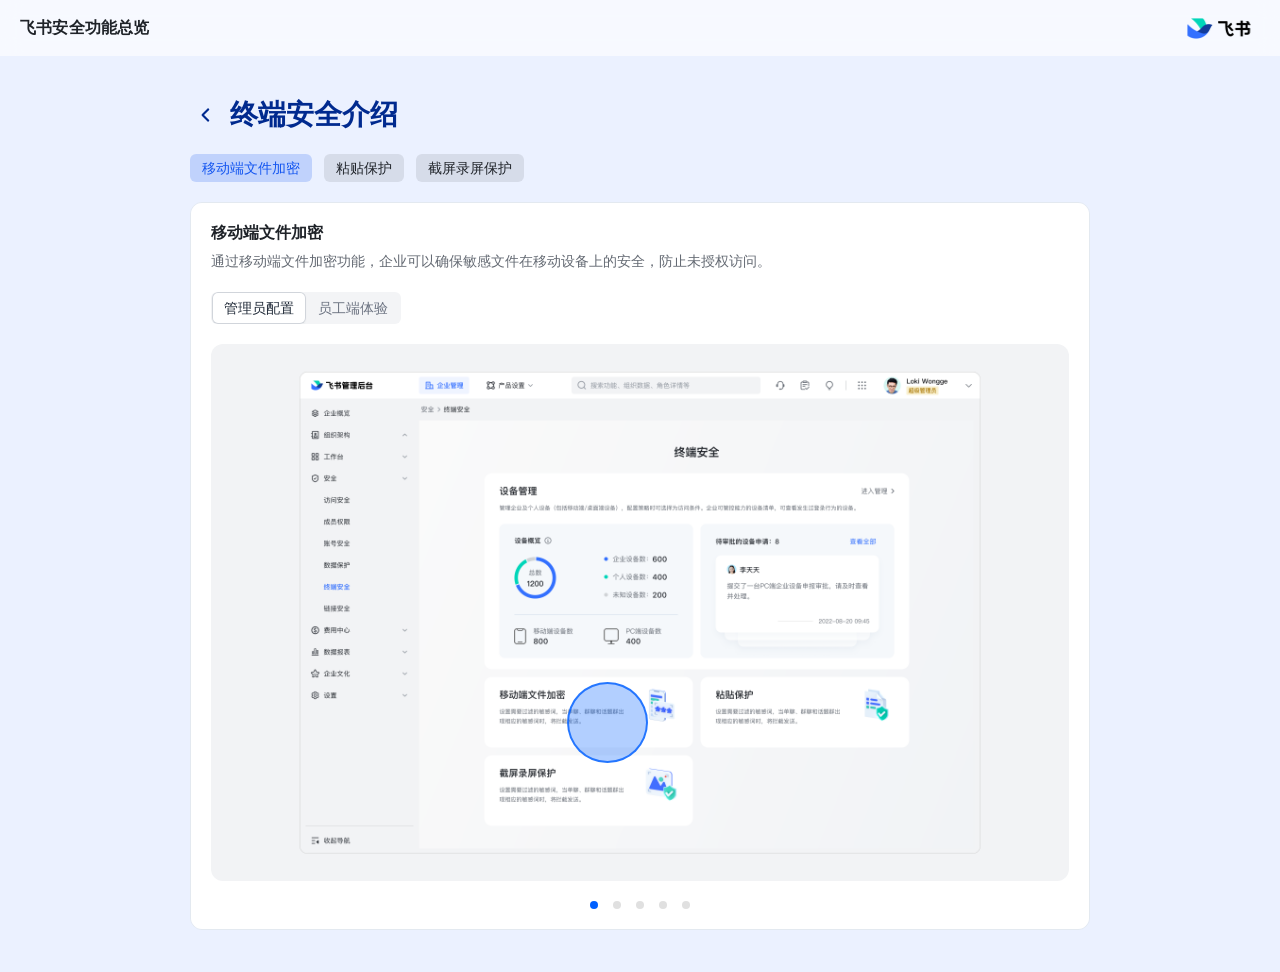
<file: terminal-security-detail.html>
<!DOCTYPE html>
<html lang="zh-CN">
<head>
    <meta charset="UTF-8">
    <meta name="viewport" content="width=device-width, initial-scale=1.0">
    <title>终端安全介绍</title>
    <link rel="stylesheet" href="styles.css">
    <style>
        /* 全局样式 */
        * { margin: 0; padding: 0; box-sizing: border-box; }
        
        body {
            font-family: 'Inter', -apple-system, BlinkMacSystemFont, 'Segoe UI', Roboto, Oxygen, Ubuntu, Cantarell, 'Open Sans', 'Helvetica Neue', sans-serif;
            background-color: #EBF1FF;
            color: #333;
            display: block;
            overflow-y: auto;
            overflow-x: hidden;
            padding: 0;
        }
        
        /* 终端安全介绍页面特定样式 */
        .terminal-security-container {
            max-width: 900px;
            margin: calc(var(--page-header-height) + 16px) auto 40px;
            width: calc(100% - 40px);
            padding: 24px 0;
            display: flex;
            flex-direction: column;
            gap: 20px !important;
            min-height: 700px;
        }
        
        .back-arrow {
            display: inline-flex;
            align-items: center;
            justify-content: center;
            width: 32px;
            height: 32px;
            margin-right: 8px;
            border-radius: 50%;
            background-color: transparent;
            color: #002A8F;
            border: none;
            cursor: pointer;
            transition: all 0.3s ease;
            vertical-align: middle;
        }
        .back-arrow img { width: 20px; height: 20px; vertical-align: middle; }
        .back-arrow svg { width: 20px; height: 20px; fill: none; }
        .back-arrow:hover { background-color: #f5f7fa; }
        
        .content-section { display: flex; gap: 20px; align-items: flex-start; }
        
        .text-content { flex: 1; max-width: 600px; }
        
        .main-title {
            font-size: 28px;
            font-weight: 600;
            color: #002A8F;
            margin-bottom: 20px;
            display: flex;
            align-items: center;
        }
        
        .description {
            font-size: 16px;
            line-height: 1.8;
            color: #646A73;
            margin-bottom: 20px;
        }
        
        .feature-buttons { display: grid; grid-template-columns: 1fr 1fr; gap: 15px; }
        
        .feature-button {
            background-color: #f5f7fa;
            color: #333;
            border: 1px solid #e3e9f0;
            padding: 15px 20px;
            border-radius: 8px;
            cursor: pointer;
            font-size: 14px;
            text-align: left;
            transition: all 0.3s ease;
        }
        
        .feature-button:hover { background-color: #e3e9f0; box-shadow: 0 2px 8px rgba(0, 0, 0, 0.1); }
        
        /* 底部Tab区样式 */
        .tab-section { margin-top: 30px; }
        
        .tabs {
            display: flex;
            gap: 12px;
            justify-content: flex-start;
            flex-wrap: wrap;
        }
        
        /* Tab按钮样式 */
        .tab-button {
            background-color: rgba(31,35,41,0.10);
            color: #1F2329;
            border: none;
            height: 28px;
            padding: 0 12px;
            border-radius: 6px;
            cursor: pointer;
            font-size: 14px;
            line-height: 28px;
            font-weight: 400;
            display: inline-flex;
            align-items: center;
            justify-content: center;
            transition: all 0.2s ease;
        }
        
        .tab-button:hover { background-color: rgba(31,35,41,0.06); color: #1F2329; }
        .tab-button.active { background-color: rgba(20, 86, 240, 0.2); color: #1456F0; }
        
        /* 图片容器基础样式 */
        .image-container {
            position: relative;
            width: 100%;
            max-height: 600px;
            margin: 0;
            background-color: #F2F3F5;
            display: flex;
            justify-content: center;
            align-items: center;
            padding: 0;
            overflow: hidden;
            border-radius: 12px;
        }
        
        /* 为终端安全设置合适的宽高比 */
        #sub-content-file-encryption-admin .image-container,
        #sub-content-file-encryption-employee .image-container,
        #sub-content-paste-protection-admin .image-container,
        #sub-content-paste-protection-employee .image-container,
        #sub-content-screenshot-protection-admin .image-container,
        #sub-content-screenshot-protection-employee .image-container {
            aspect-ratio: 1.6/1;
        }
        
        .step-image {
            position: absolute;
            top: 50%;
            left: 50%;
            transform: translate(-50%, -50%);
            max-width: 90%;
            max-height: 90%;
            object-fit: contain;
            opacity: 0;
            transition: opacity 0.5s ease;
            margin: 0;
        }
        
        .step-image.active { opacity: 1; }

        /* 交互容器需要作为热区的绝对定位参照系 */
        .two-factor-images {
            position: relative;
            width: 100%;
            overflow: hidden;
        }
        
        /* 热区容器 - 保持覆盖整个图片容器 */
        .hotspots-container {
            position: absolute;
            top: 0;
            left: 0;
            width: 100%;
            height: 100%;
            pointer-events: none;
        }
        
        /* 热区样式 */
        .hotspot {
            position: absolute;
            width: clamp(44px, 6vw, 80px);
            height: clamp(44px, 6vw, 80px);
            border-radius: 50%;
            background: transparent;
            border: none;
            cursor: pointer;
            pointer-events: auto;
            transition: all 0.3s ease;
            display: none;
            transform-origin: center center;
        }
        
        /* 使用伪元素实现脉冲效果，避免与transform冲突 */
        .hotspot::before {
            content: '';
            position: absolute;
            top: 0;
            left: 0;
            width: 100%;
            height: 100%;
            border-radius: 50%;
            background-color: rgba(0, 96, 255, 0.3);
            border: 2px solid rgba(0, 96, 255, 0.8);
            animation: pulse 2s infinite;
            pointer-events: none;
        }
        
        /* 脉冲动画 */
        @keyframes pulse {
            0% { transform: scale(1); opacity: 0.7; }
            50% { transform: scale(1.2); opacity: 0.4; }
            100% { transform: scale(1); opacity: 0.7; }
        }
        
        /* 导航点样式 */
        .step-indicators {
            display: flex;
            justify-content: center;
            margin-top: 20px;
            margin-bottom: 20px;
            gap: 15px;
            z-index: 10;
        }
        
        /* 管理员配置的导航点容器显示 */
        .admin-indicators { display: flex; }
        
        .step-indicator {
            width: 8px;
            height: 8px;
            border-radius: 50%;
            background-color: #e0e0e0;
            cursor: pointer;
            transition: all 0.3s ease;
        }
        
        .step-indicator.active { background-color: #0060FF; }
        
        /* 确保h1和tabs之间的间距为20px */
        .main-title + .tab-section { margin-top: 20px !important; }
        
        /* 顶部区域样式 */
        .top-section { }
        
        /* 中间内容区样式 */
        .content-section {
            flex: 1;
            display: flex;
            justify-content: center;
            align-items: center;
            gap: 20px !important;
            background-color: #fff;
            border-radius: 12px;
            border: 1px solid #e3e9f0;
            overflow: hidden;
        }
        
        /* Tab内容样式 - 移除边框，避免与content-section的边框形成双层 */
        .content-section .tab-content {
            border: none;
            border-radius: 0;
        }
    </style>
</head>
<body>
    <header class="fixed-header">
        <div class="header-title">飞书安全功能总览</div>
        <img class="header-logo" src="feishu-security-logo.svg" alt="Logo" />
    </header>
<div class="terminal-security-container">
        <!-- 内容部分 -->
        <!-- 顶部标题区 -->
        <div class="top-section">
            <h1 class="main-title">
                <button class="back-arrow" onclick="window.location.href='index.html'" title="返回安全功能总览">
                    <img src="back-arrow.svg" alt="返回">
                </button>
                终端安全介绍
            </h1>
            
            <!-- 底部Tab区 -->
            <div class="tab-section">
                <div class="tabs" style="opacity: 1;">
                    <button class="tab-button active" data-tab="file-encryption">移动端文件加密</button>
                    <button class="tab-button" data-tab="paste-protection">粘贴保护</button>
                    <button class="tab-button" data-tab="screenshot-protection">截屏录屏保护</button>
                </div>
            </div>
        </div>
        
        <!-- 中间内容区 -->
        <div class="content-section">
            <!-- 可切换的内容将在这里显示 -->
            <!-- 移动端文件加密 -->
            <div id="content-file-encryption" class="tab-content active" style="opacity: 1;">
                <div class="tab-inner-title">移动端文件加密</div>
                <div class="tab-inner-description">通过移动端文件加密功能，企业可以确保敏感文件在移动设备上的安全，防止未授权访问。</div>
                <div class="sub-tab-container">
                    <button class="sub-tab-button active" data-sub-tab="file-encryption-admin">管理员配置</button>
                    <button class="sub-tab-button" data-sub-tab="file-encryption-employee">员工端体验</button>
                </div>
                <div id="sub-content-file-encryption-employee" class="sub-tab-content">
                    <div class="two-factor-images interactive">
                        <div class="image-container">
                            <img src="terminal-mobile-file-encryption-step1.png" alt="移动端文件加密 员工端 步骤1" class="step-image active" data-step="1">
                            <img src="terminal-mobile-file-encryption-step2.png" alt="移动端文件加密 员工端 步骤2" class="step-image" data-step="2">
                            <img src="terminal-mobile-file-encryption-step3.png" alt="移动端文件加密 员工端 步骤3" class="step-image" data-step="3">
                            <img src="terminal-mobile-file-encryption-step4.png" alt="移动端文件加密 员工端 步骤4" class="step-image" data-step="4">
                        </div>
                        <div class="hotspots-container">
                            <div class="hotspot" data-step="1" data-next-step="2" style="top: 37.22%; left: 50.20%; display: block;"></div>
                            <div class="hotspot" data-step="2" data-next-step="3" style="top: 19.26%; left: 60.77%;"></div>
                            <div class="hotspot" data-step="3" data-next-step="4" style="top: 20.52%; left: 61.03%;"></div>
                            <div class="hotspot" data-step="4" data-next-step="1" style="top: 49.90%; left: 56.14%;"></div>
                        </div>
                    </div>
                    <div class="step-indicators">
                        <div class="step-indicator active" data-step="1"></div>
                        <div class="step-indicator" data-step="2"></div>
                        <div class="step-indicator" data-step="3"></div>
                        <div class="step-indicator" data-step="4"></div>
                    </div>
                </div>
                <div id="sub-content-file-encryption-admin" class="sub-tab-content active">
                    <div class="two-factor-images interactive">
                        <div class="image-container">
                            <img src="terminal-mobile-file-encryption-admin-step1.png" alt="移动端文件加密 管理员端 步骤1" class="step-image active" data-step="1">
                            <img src="terminal-mobile-file-encryption-admin-step2.png" alt="移动端文件加密 管理员端 步骤2" class="step-image" data-step="2">
                            <img src="terminal-mobile-file-encryption-admin-step3.png" alt="移动端文件加密 管理员端 步骤3" class="step-image" data-step="3">
                            <img src="terminal-mobile-file-encryption-admin-step4.png" alt="移动端文件加密 管理员端 步骤4" class="step-image" data-step="4">
                            <img src="terminal-mobile-file-encryption-admin-step5.png" alt="移动端文件加密 管理员端 步骤5" class="step-image" data-step="5">
                        </div>
                        <div class="hotspots-container">
                            <div class="hotspot" data-step="1" data-next-step="2" style="top: 63.01%; left: 41.48%; display: block;"></div>
                            <div class="hotspot" data-step="2" data-next-step="3" style="top: 26.23%; left: 85.20%;"></div>
                            <div class="hotspot" data-step="3" data-next-step="4" style="top: 30.03%; left: 53.76%;"></div>
                            <div class="hotspot" data-step="4" data-next-step="5" style="top: 25.60%; left: 84.81%;"></div>
                            <div class="hotspot" data-step="5" data-next-step="1" style="top: 6.36%; left: 48.35%;"></div>
                        </div>
                    </div>
                    <div class="step-indicators admin-indicators">
                        <div class="step-indicator active" data-step="1"></div>
                        <div class="step-indicator" data-step="2"></div>
                        <div class="step-indicator" data-step="3"></div>
                        <div class="step-indicator" data-step="4"></div>
                        <div class="step-indicator" data-step="5"></div>
                    </div>
                </div>
            </div>
            
            <!-- 粘贴保护 -->
            <div id="content-paste-protection" class="tab-content">
                <div class="tab-inner-title">粘贴保护</div>
                <div class="tab-inner-description">粘贴保护功能可以防止敏感信息被复制粘贴到未授权的应用程序中，保护企业数据安全。</div>
                <div class="sub-tab-container">
                    <button class="sub-tab-button active" data-sub-tab="paste-protection-admin">管理员配置</button>
                    <button class="sub-tab-button" data-sub-tab="paste-protection-employee">员工端体验</button>
                </div>
                <div id="sub-content-paste-protection-employee" class="sub-tab-content">
                    <div class="two-factor-images interactive">
                        <div class="image-container">
                            <img src="terminal-paste-protection-step1.png" alt="粘贴保护 员工端 步骤1" class="step-image active" data-step="1">
                            <img src="terminal-paste-protection-step2.png" alt="粘贴保护 员工端 步骤2" class="step-image" data-step="2">
                            <img src="terminal-paste-protection-step3.png" alt="粘贴保护 员工端 步骤3" class="step-image" data-step="3">
                            <img src="terminal-paste-protection-step4.png" alt="粘贴保护 员工端 步骤4" class="step-image" data-step="4">
                        </div>
                        <div class="hotspots-container">
                            <div class="hotspot" data-step="1" data-next-step="2" style="top: 29.40%; left: 54.16%; display: block;"></div>
                            <div class="hotspot" data-step="2" data-next-step="3" style="top: 17.35%; left: 59.31%;"></div>
                            <div class="hotspot" data-step="3" data-next-step="4" style="top: 16.51%; left: 59.84%;"></div>
                            <div class="hotspot" data-step="4" data-next-step="1" style="top: 51.38%; left: 56.14%;"></div>
                        </div>
                    </div>
                    <div class="step-indicators">
                        <div class="step-indicator active" data-step="1"></div>
                        <div class="step-indicator" data-step="2"></div>
                        <div class="step-indicator" data-step="3"></div>
                        <div class="step-indicator" data-step="4"></div>
                    </div>
                </div>
                <div id="sub-content-paste-protection-admin" class="sub-tab-content active">
                    <div class="two-factor-images interactive">
                        <div class="image-container">
                            <img src="terminal-paste-protection-admin-step1.png" alt="粘贴保护 管理员端 步骤1" class="step-image active" data-step="1">
                            <img src="terminal-paste-protection-admin-step2.png" alt="粘贴保护 管理员端 步骤2" class="step-image" data-step="2">
                            <img src="terminal-paste-protection-admin-step3.png" alt="粘贴保护 管理员端 步骤3" class="step-image" data-step="3">
                            <img src="terminal-paste-protection-admin-step4.png" alt="粘贴保护 管理员端 步骤4" class="step-image" data-step="4">
                            <img src="terminal-paste-protection-admin-step5.png" alt="粘贴保护 管理员端 步骤5" class="step-image" data-step="5">
                        </div>
                        <div class="hotspots-container">
                            <div class="hotspot" data-step="1" data-next-step="2" style="top: 64.06%; left: 67.37%; display: block;"></div>
                            <div class="hotspot" data-step="2" data-next-step="3" style="top: 36.59%; left: 87.05%;"></div>
                            <div class="hotspot" data-step="3" data-next-step="4" style="top: 42.29%; left: 54.69%;"></div>
                            <div class="hotspot" data-step="4" data-next-step="5" style="top: 37.01%; left: 85.34%;"></div>
                            <div class="hotspot" data-step="5" data-next-step="1" style="top: 5.73%; left: 49.01%;"></div>
                        </div>
                    </div>
                    <div class="step-indicators admin-indicators">
                        <div class="step-indicator active" data-step="1"></div>
                        <div class="step-indicator" data-step="2"></div>
                        <div class="step-indicator" data-step="3"></div>
                        <div class="step-indicator" data-step="4"></div>
                        <div class="step-indicator" data-step="5"></div>
                    </div>
                </div>
            </div>
            
            <!-- 截屏录屏保护 -->
            <div id="content-screenshot-protection" class="tab-content">
                <div class="tab-inner-title">截屏录屏保护</div>
                <div class="tab-inner-description">截屏录屏保护功能可以防止敏感信息通过截屏或录屏的方式被泄露，保护企业核心数据安全。</div>
                <div class="sub-tab-container">
                    <button class="sub-tab-button active" data-sub-tab="screenshot-protection-admin">管理员配置</button>
                    <button class="sub-tab-button" data-sub-tab="screenshot-protection-employee">员工端体验</button>
                </div>
                <div id="sub-content-screenshot-protection-employee" class="sub-tab-content">
                    <div class="two-factor-images interactive">
                        <div class="image-container">
                            <img src="terminal-screenshot-record-protection-step1.png" alt="截屏录屏保护 员工端 步骤1" class="step-image active" data-step="1">
                            <img src="terminal-screenshot-record-protection-step2.png" alt="截屏录屏保护 员工端 步骤2" class="step-image" data-step="2">
                        </div>
                        <div class="hotspots-container">
                            <div class="hotspot" data-step="1" data-next-step="2" style="top: 37.64%; left: 52.31%; display: block;"></div>
                            <div class="hotspot" data-step="2" data-next-step="1" style="top: 47.37%; left: 52.71%;"></div>
                        </div>
                    </div>
                    <div class="step-indicators">
                        <div class="step-indicator active" data-step="1"></div>
                        <div class="step-indicator" data-step="2"></div>
                    </div>
                </div>
                <div id="sub-content-screenshot-protection-admin" class="sub-tab-content active">
                    <div class="two-factor-images interactive">
                        <div class="image-container">
                            <img src="terminal-screenshot-record-protection-admin-step1.png" alt="截屏录屏保护 管理员端 步骤1" class="step-image active" data-step="1">
                            <img src="terminal-screenshot-record-protection-admin-step2.png" alt="截屏录屏保护 管理员端 步骤2" class="step-image" data-step="2">
                            <img src="terminal-screenshot-record-protection-admin-step3.png" alt="截屏录屏保护 管理员端 步骤3" class="step-image" data-step="3">
                            <img src="terminal-screenshot-record-protection-admin-step4.png" alt="截屏录屏保护 管理员端 步骤4" class="step-image" data-step="4">
                            <img src="terminal-screenshot-record-protection-admin-step5.png" alt="截屏录屏保护 管理员端 步骤5" class="step-image" data-step="5">
                        </div>
                        <div class="hotspots-container">
                            <div class="hotspot" data-step="1" data-next-step="2" style="top: 76.75%; left: 38.84%; display: block;"></div>
                            <div class="hotspot" data-step="2" data-next-step="3" style="top: 25.38%; left: 88.11%;"></div>
                            <div class="hotspot" data-step="3" data-next-step="4" style="top: 38.07%; left: 55.22%;"></div>
                            <div class="hotspot" data-step="4" data-next-step="5" style="top: 25.17%; left: 85.07%;"></div>
                            <div class="hotspot" data-step="5" data-next-step="1" style="top: 5.52%; left: 48.22%;"></div>
                        </div>
                    </div>
                    <div class="step-indicators admin-indicators">
                        <div class="step-indicator active" data-step="1"></div>
                        <div class="step-indicator" data-step="2"></div>
                        <div class="step-indicator" data-step="3"></div>
                        <div class="step-indicator" data-step="4"></div>
                        <div class="step-indicator" data-step="5"></div>
                    </div>
                </div>
            </div>
        </div>
        
        <!-- 新增小tab切换器的CSS样式 -->
        <style>
            /* Tab内容样式 */
            .tab-content {
                display: none;
                width: 100%;
                height: 100%;
                padding: 20px 20px 0 20px;
                box-sizing: border-box;
                text-align: center;
                background-color: #fff;
                /* 移除边框，避免与content-section的边框形成双层 */
                border-radius: 12px;
            }
            
            .tab-content.active {
                display: flex;
                flex-direction: column;
            }
            /* Tab内部标题和描述 */
            .tab-inner-title {
                font-size: 16px;
                font-weight: 600;
                color: #1F2329;
                margin-bottom: 6px;
                margin-top: 0;
                text-align: left;
            }
            
            .tab-inner-description {
                font-size: 14px;
                line-height: 1.6;
                color: #646A73;
                margin-bottom: 20px;
                margin-top: 0;
                text-align: left;
            }
            
            /* 小tab切换器样式 - 按钮容器 */
            .sub-tab-container {
                display: inline-flex;
                gap: 0;
                margin-bottom: 20px;
                margin-top: 0;
                background-color: #F3F4F6;
                border-radius: 6px;
                padding: 1px;
                overflow: hidden;
                width: max-content;
                height: 32px;
                align-items: center;
            }
            
            .sub-tab-button {
                background-color: transparent;
                color: #6B7280;
                border: none;
                padding: 0 12px;
                height: 32px;
                border-radius: 6px;
                cursor: pointer;
                font-size: 14px;
                font-weight: 400;
                line-height: 32px;
                transition: all 0.2s ease;
            }
            
            .sub-tab-button:hover { background-color: rgba(0,0,0,0.02); color: #4B5563; }
            
            .sub-tab-button.active {
                background-color: #FFFFFF;
                color: #1F2937;
                border: none;
                box-shadow: inset 0 0 0 1px #D1D5DB, 0 1px 2px rgba(0,0,0,0.04);
                border-radius: 6px;
            }
            
            /* 小tab内容样式 */
            .sub-tab-content {
                display: none;
                margin-bottom: 0;
            }
            
            .sub-tab-content.active { display: block; }
        </style>
    </div>
    <script>
        // 初始化主标签
        function initTabs() {
            const tabButtons = document.querySelectorAll('.tab-button');
            const tabContents = document.querySelectorAll('.tab-content');
            
            // 添加标签切换事件
            tabButtons.forEach(button => {
                button.addEventListener('click', () => {
                    const targetTab = button.dataset.tab;
                    
                    // 更新按钮状态
                    tabButtons.forEach(btn => btn.classList.remove('active'));
                    button.classList.add('active');
                    
                    // 更新内容显示
                    tabContents.forEach(content => {
                        content.classList.remove('active');
                        if (content.id === `content-${targetTab}`) {
                            content.classList.add('active');
                            // 初始化当前标签页的子标签
                            initSubTabs(content);
                        }
                    });
                });
            });
        }
        
        // 初始化子标签
        function initSubTabs(tabContent) {
            const subTabButtons = tabContent.querySelectorAll('.sub-tab-button');
            const subTabContents = tabContent.querySelectorAll('.sub-tab-content');
            
            // 添加子标签切换事件
            subTabButtons.forEach(button => {
                button.addEventListener('click', () => {
                    const targetSubTab = button.dataset.subTab;
                    
                    // 更新按钮状态
                    subTabButtons.forEach(btn => btn.classList.remove('active'));
                    button.classList.add('active');
                    
                    // 更新内容显示
                    subTabContents.forEach(content => {
                        content.classList.remove('active');
                        if (content.id === `sub-content-${targetSubTab}`) {
                            content.classList.add('active');
                        }
                    });
                });
            });
        }
        
        // 初始化所有子标签
        function initAllSubTabs() {
            initSubTabs(document.getElementById('content-file-encryption'));
            initSubTabs(document.getElementById('content-paste-protection'));
            initSubTabs(document.getElementById('content-screenshot-protection'));
        }
        
        // 初始化图片切换
        function initImageSwitching() {
            const allTabContents = document.querySelectorAll('.tab-content');
            
            allTabContents.forEach(content => {
                // 为热区添加点击事件
                const hotspots = content.querySelectorAll('.hotspot');
                hotspots.forEach(hotspot => {
                    hotspot.addEventListener('click', () => {
                        const nextStep = hotspot.dataset.nextStep;
                        const currentContent = hotspot.closest('.sub-tab-content');
                        
                        if (currentContent && nextStep) {
                            switchImage(currentContent, nextStep);
                        }
                    });
                });
                
                // 为导航点添加点击事件
                const stepIndicators = content.querySelectorAll('.step-indicator');
                stepIndicators.forEach(indicator => {
                    indicator.addEventListener('click', () => {
                        const step = indicator.dataset.step;
                        const currentContent = indicator.closest('.sub-tab-content');
                        
                        if (currentContent && step) {
                            switchImage(currentContent, step);
                        }
                    });
                });
            });
        }
        
        // 切换图片
        function switchImage(contentEl, step) {
            // 更新图片显示
            const stepImages = contentEl.querySelectorAll('.step-image');
            stepImages.forEach(img => {
                img.classList.remove('active');
                if (img.dataset.step === step) {
                    img.classList.add('active');
                }
            });
            
            // 更新指示器状态
            const stepIndicators = contentEl.querySelectorAll('.step-indicator');
            stepIndicators.forEach(indicator => {
                indicator.classList.remove('active');
                if (indicator.dataset.step === step) {
                    indicator.classList.add('active');
                }
            });
            
            // 更新热区显示
            const hotspots = contentEl.querySelectorAll('.hotspot');
            hotspots.forEach(hotspot => {
                hotspot.style.display = hotspot.dataset.step === step ? 'block' : 'none';
            });
        }
        
        // 页面加载完成后初始化
        document.addEventListener('DOMContentLoaded', () => {
            initTabs();
            initAllSubTabs();
            initImageSwitching();
        });
    </script>
<script src="process-end-popup.js"></script>
<script src="hotspot-debug.js"></script>
</body>
</html>
</file>
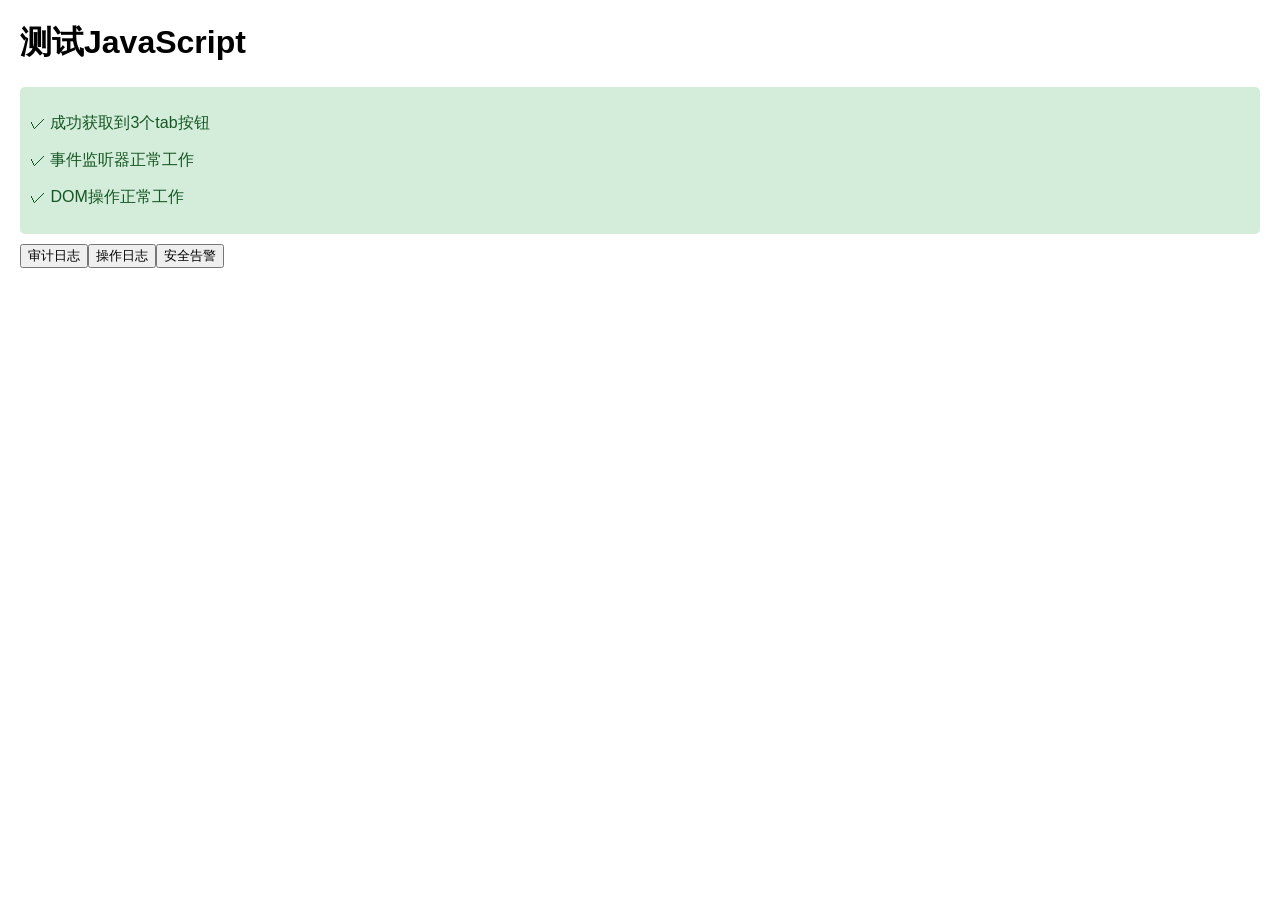
<file: test-js.html>
<!DOCTYPE html>
<html lang="zh-CN">
<head>
    <meta charset="UTF-8">
    <meta name="viewport" content="width=device-width, initial-scale=1.0">
    <title>测试JavaScript</title>
    <style>
        body { font-family: Arial, sans-serif; margin: 20px; }
        .test-result { margin: 10px 0; padding: 10px; border-radius: 5px; }
        .success { background-color: #d4edda; color: #155724; }
        .error { background-color: #f8d7da; color: #721c24; }
    </style>
</head>
<body>
    <h1>测试JavaScript</h1>
    <div class="test-result" id="result"></div>
    
    <script>
        // 测试DOMContentLoaded事件
        document.addEventListener('DOMContentLoaded', () => {
            const resultDiv = document.getElementById('result');
            
            // 测试1: 检查是否能获取元素
            try {
                // 创建模拟的DOM结构
                const container = document.createElement('div');
                container.className = 'log-audit-container';
                
                const tabSection = document.createElement('div');
                tabSection.className = 'tab-section';
                
                const tabs = document.createElement('div');
                tabs.className = 'tabs';
                
                const button1 = document.createElement('button');
                button1.className = 'tab-button active';
                button1.dataset.tab = 'audit-logs';
                button1.textContent = '审计日志';
                
                const button2 = document.createElement('button');
                button2.className = 'tab-button';
                button2.dataset.tab = 'operation-logs';
                button2.textContent = '操作日志';
                
                const button3 = document.createElement('button');
                button3.className = 'tab-button';
                button3.dataset.tab = 'security-alerts';
                button3.textContent = '安全告警';
                
                tabs.appendChild(button1);
                tabs.appendChild(button2);
                tabs.appendChild(button3);
                tabSection.appendChild(tabs);
                container.appendChild(tabSection);
                document.body.appendChild(container);
                
                // 测试获取元素
                const tabButtons = document.querySelectorAll('.tab-button');
                if (tabButtons.length === 3) {
                    resultDiv.innerHTML += '<p>✓ 成功获取到3个tab按钮</p>';
                } else {
                    resultDiv.innerHTML += `<p>✗ 未能正确获取tab按钮，实际数量：${tabButtons.length}</p>`;
                }
                
                // 测试2: 测试事件监听器
                let clicked = false;
                button1.addEventListener('click', () => {
                    clicked = true;
                });
                
                // 模拟点击事件
                button1.click();
                
                if (clicked) {
                    resultDiv.innerHTML += '<p>✓ 事件监听器正常工作</p>';
                } else {
                    resultDiv.innerHTML += '<p>✗ 事件监听器不工作</p>';
                }
                
                // 测试3: 测试DOM操作
                button2.classList.add('active');
                if (button2.classList.contains('active')) {
                    resultDiv.innerHTML += '<p>✓ DOM操作正常工作</p>';
                } else {
                    resultDiv.innerHTML += '<p>✗ DOM操作不工作</p>';
                }
                
                resultDiv.className = 'test-result success';
            } catch (error) {
                resultDiv.innerHTML = `<p>✗ 测试失败: ${error.message}</p>`;
                resultDiv.className = 'test-result error';
            }
        });
    </script>
</body>
</html>
</file>
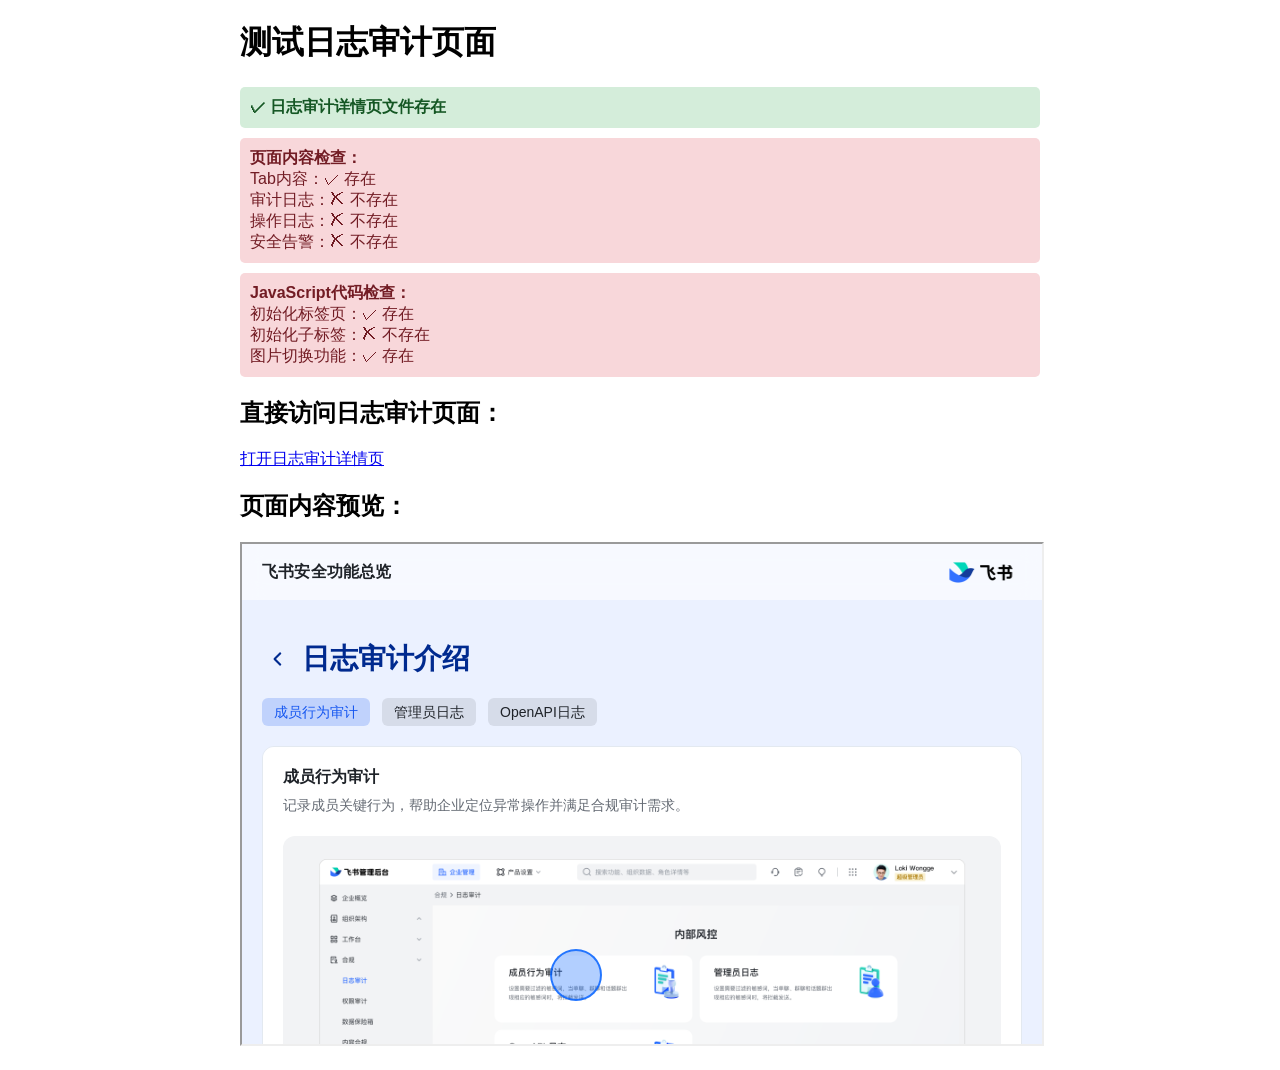
<file: test-log-audit.html>
<!DOCTYPE html>
<html lang="zh-CN">
<head>
    <meta charset="UTF-8">
    <meta name="viewport" content="width=device-width, initial-scale=1.0">
    <title>测试日志审计页面</title>
    <style>
        body {
            font-family: Arial, sans-serif;
            margin: 20px;
        }
        .test-container {
            max-width: 800px;
            margin: 0 auto;
        }
        .test-result {
            padding: 10px;
            margin: 10px 0;
            border-radius: 5px;
        }
        .success {
            background-color: #d4edda;
            color: #155724;
        }
        .error {
            background-color: #f8d7da;
            color: #721c24;
        }
    </style>
</head>
<body>
    <div class="test-container">
        <h1>测试日志审计页面</h1>
        
        <div class="test-result" id="file-exists"></div>
        <div class="test-result" id="content-check"></div>
        <div class="test-result" id="js-check"></div>
        
        <h2>直接访问日志审计页面：</h2>
        <a href="log-audit-detail.html" target="_blank">打开日志审计详情页</a>
        
        <h2>页面内容预览：</h2>
        <iframe src="log-audit-detail.html" width="100%" height="500" frameborder="1"></iframe>
    </div>
    
    <script>
        // 测试页面加载
        window.addEventListener('load', () => {
            console.log('测试页面加载完成');
            
            // 检查日志审计详情页是否存在
            fetch('log-audit-detail.html')
                .then(response => {
                    if (response.ok) {
                        document.getElementById('file-exists').innerHTML = '<strong>✓ 日志审计详情页文件存在</strong>';
                        document.getElementById('file-exists').classList.add('success');
                        return response.text();
                    } else {
                        document.getElementById('file-exists').innerHTML = '<strong>✗ 日志审计详情页文件不存在</strong>';
                        document.getElementById('file-exists').classList.add('error');
                        throw new Error('文件不存在');
                    }
                })
                .then(content => {
                    // 检查页面内容
                    const hasTabContent = content.includes('tab-content');
                    const hasAuditContent = content.includes('审计日志');
                    const hasOperationContent = content.includes('操作日志');
                    const hasSecurityContent = content.includes('安全告警');
                    
                    let contentResult = '<strong>页面内容检查：</strong><br>';
                    contentResult += `Tab内容：${hasTabContent ? '✓ 存在' : '✗ 不存在'}<br>`;
                    contentResult += `审计日志：${hasAuditContent ? '✓ 存在' : '✗ 不存在'}<br>`;
                    contentResult += `操作日志：${hasOperationContent ? '✓ 存在' : '✗ 不存在'}<br>`;
                    contentResult += `安全告警：${hasSecurityContent ? '✓ 存在' : '✗ 不存在'}<br>`;
                    
                    if (hasTabContent && hasAuditContent && hasOperationContent && hasSecurityContent) {
                        document.getElementById('content-check').innerHTML = contentResult;
                        document.getElementById('content-check').classList.add('success');
                    } else {
                        document.getElementById('content-check').innerHTML = contentResult;
                        document.getElementById('content-check').classList.add('error');
                    }
                    
                    // 检查JavaScript代码
                    const hasInitTabs = content.includes('initTabs()');
                    const hasInitSubTabs = content.includes('initSubTabs()');
                    const hasImageSwitching = content.includes('initImageSwitching()');
                    
                    let jsResult = '<strong>JavaScript代码检查：</strong><br>';
                    jsResult += `初始化标签页：${hasInitTabs ? '✓ 存在' : '✗ 不存在'}<br>`;
                    jsResult += `初始化子标签：${hasInitSubTabs ? '✓ 存在' : '✗ 不存在'}<br>`;
                    jsResult += `图片切换功能：${hasImageSwitching ? '✓ 存在' : '✗ 不存在'}<br>`;
                    
                    if (hasInitTabs && hasInitSubTabs && hasImageSwitching) {
                        document.getElementById('js-check').innerHTML = jsResult;
                        document.getElementById('js-check').classList.add('success');
                    } else {
                        document.getElementById('js-check').innerHTML = jsResult;
                        document.getElementById('js-check').classList.add('error');
                    }
                })
                .catch(error => {
                    console.error('测试失败:', error);
                });
        });
    </script>
</body>
</html>
</file>
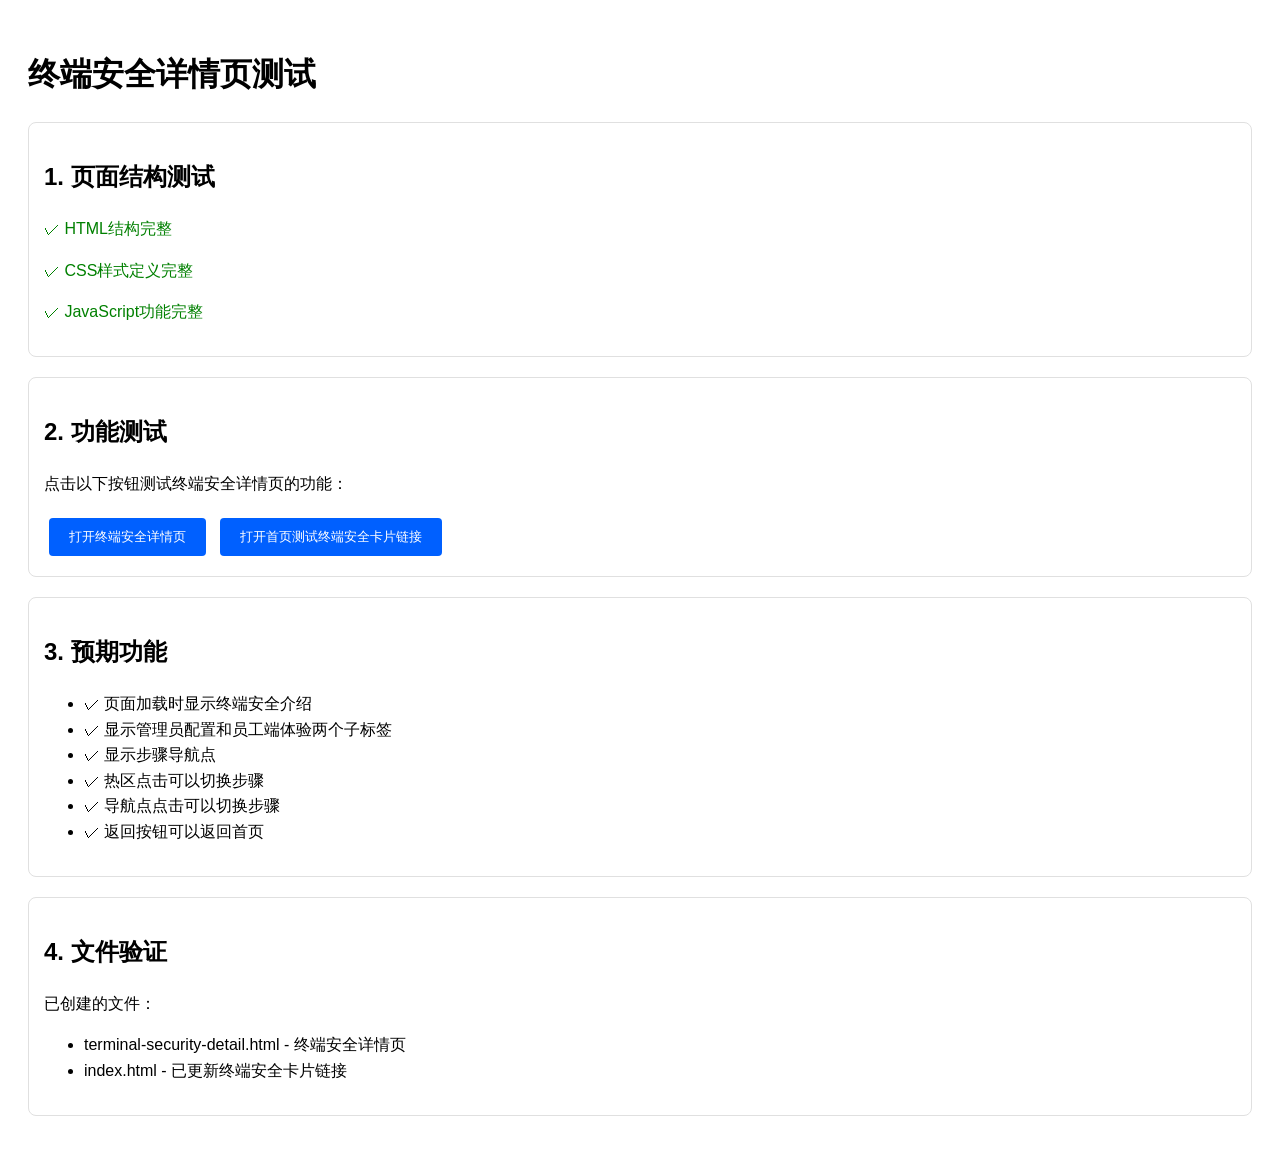
<file: test-terminal-security.html>
<!DOCTYPE html>
<html lang="zh-CN">
<head>
    <meta charset="UTF-8">
    <meta name="viewport" content="width=device-width, initial-scale=1.0">
    <title>测试终端安全详情页</title>
    <style>
        body {
            font-family: Arial, sans-serif;
            padding: 20px;
            line-height: 1.6;
        }
        .test-section {
            margin-bottom: 20px;
            padding: 15px;
            border: 1px solid #e0e0e0;
            border-radius: 8px;
        }
        .success { color: green; }
        .error { color: red; }
        .button {
            background-color: #0060FF;
            color: white;
            padding: 10px 20px;
            border: none;
            border-radius: 4px;
            cursor: pointer;
            margin: 5px;
        }
        .button:hover { background-color: #0040CC; }
    </style>
</head>
<body>
    <h1>终端安全详情页测试</h1>
    
    <div class="test-section">
        <h2>1. 页面结构测试</h2>
        <p class="success">✓ HTML结构完整</p>
        <p class="success">✓ CSS样式定义完整</p>
        <p class="success">✓ JavaScript功能完整</p>
    </div>
    
    <div class="test-section">
        <h2>2. 功能测试</h2>
        <p>点击以下按钮测试终端安全详情页的功能：</p>
        <button class="button" onclick="window.open('terminal-security-detail.html', '_blank')">打开终端安全详情页</button>
        <button class="button" onclick="window.open('index.html', '_blank')">打开首页测试终端安全卡片链接</button>
    </div>
    
    <div class="test-section">
        <h2>3. 预期功能</h2>
        <ul>
            <li>✓ 页面加载时显示终端安全介绍</li>
            <li>✓ 显示管理员配置和员工端体验两个子标签</li>
            <li>✓ 显示步骤导航点</li>
            <li>✓ 热区点击可以切换步骤</li>
            <li>✓ 导航点点击可以切换步骤</li>
            <li>✓ 返回按钮可以返回首页</li>
        </ul>
    </div>
    
    <div class="test-section">
        <h2>4. 文件验证</h2>
        <p>已创建的文件：</p>
        <ul>
            <li>terminal-security-detail.html - 终端安全详情页</li>
            <li>index.html - 已更新终端安全卡片链接</li>
        </ul>
    </div>
    
    <script>
        // 简单的测试脚本
        console.log("终端安全详情页测试页面加载成功");
        
        // 检查终端安全详情页是否存在
        fetch('terminal-security-detail.html')
            .then(response => {
                if (response.ok) {
                    console.log("✓ 终端安全详情页文件存在");
                } else {
                    console.error("✗ 终端安全详情页文件不存在");
                }
            })
            .catch(error => {
                console.error("✗ 无法访问终端安全详情页文件:", error);
            });
    </script>
</body>
</html>
</file>
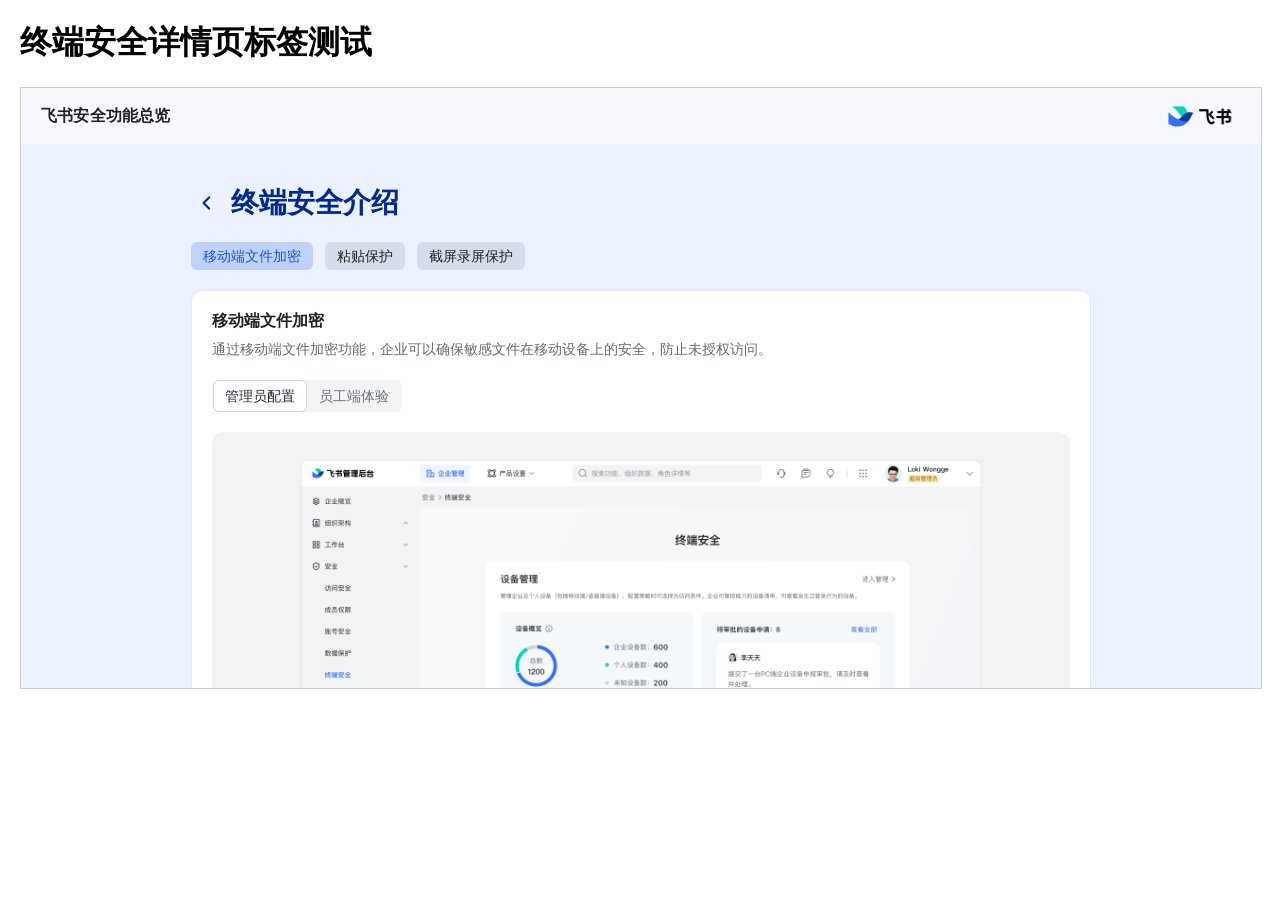
<file: test-terminal-tabs.html>
<!DOCTYPE html>
<html lang="zh-CN">
<head>
    <meta charset="UTF-8">
    <meta name="viewport" content="width=device-width, initial-scale=1.0">
    <title>终端安全标签测试</title>
    <style>
        body {
            font-family: Arial, sans-serif;
            margin: 20px;
        }
        .test-result {
            margin: 10px 0;
            padding: 10px;
            border: 1px solid #ccc;
            border-radius: 5px;
        }
        .pass {
            background-color: #d4edda;
            border-color: #c3e6cb;
            color: #155724;
        }
        .fail {
            background-color: #f8d7da;
            border-color: #f5c6cb;
            color: #721c24;
        }
        iframe {
            width: 100%;
            height: 600px;
            border: 1px solid #ccc;
        }
    </style>
</head>
<body>
    <h1>终端安全详情页标签测试</h1>
    <div id="test-results"></div>
    <iframe id="test-iframe" src="terminal-security-detail.html"></iframe>

    <script>
        // 等待页面加载完成
        window.addEventListener('load', function() {
            const iframe = document.getElementById('test-iframe');
            const testResults = document.getElementById('test-results');
            
            // 等待iframe加载完成
            iframe.addEventListener('load', function() {
                try {
                    const iframeDoc = iframe.contentDocument || iframe.contentWindow.document;
                    
                    // 测试1：检查主标签是否存在
                    const mainTabs = iframeDoc.querySelectorAll('.tab-button');
                    addTestResult('主标签存在检查', mainTabs.length === 3, `找到 ${mainTabs.length} 个主标签，期望 3 个`);
                    
                    // 测试2：检查标签文本是否正确
                    const tabTexts = Array.from(mainTabs).map(tab => tab.textContent.trim());
                    const expectedTexts = ['移动端文件加密', '粘贴保护', '截屏录屏保护'];
                    const textsMatch = JSON.stringify(tabTexts) === JSON.stringify(expectedTexts);
                    addTestResult('主标签文本检查', textsMatch, `标签文本：${tabTexts.join(', ')}`);
                    
                    // 测试3：检查第一个标签是否激活
                    const firstTabActive = mainTabs[0].classList.contains('active');
                    addTestResult('第一个标签激活状态检查', firstTabActive, '第一个标签应该处于激活状态');
                    
                    // 测试4：点击第二个标签并检查是否激活
                    mainTabs[1].click();
                    setTimeout(() => {
                        const secondTabActive = mainTabs[1].classList.contains('active');
                        addTestResult('第二个标签点击检查', secondTabActive, '点击第二个标签后应该处于激活状态');
                        
                        // 测试5：检查对应的内容区域是否显示
                        const secondContent = iframeDoc.getElementById('content-paste-protection');
                        const secondContentVisible = secondContent.classList.contains('active');
                        addTestResult('第二个内容区域显示检查', secondContentVisible, '点击第二个标签后对应的内容区域应该显示');
                    }, 100);
                    
                    // 测试6：点击第三个标签并检查是否激活
                    setTimeout(() => {
                        mainTabs[2].click();
                        setTimeout(() => {
                            const thirdTabActive = mainTabs[2].classList.contains('active');
                            addTestResult('第三个标签点击检查', thirdTabActive, '点击第三个标签后应该处于激活状态');
                            
                            // 测试7：检查对应的内容区域是否显示
                            const thirdContent = iframeDoc.getElementById('content-screenshot-protection');
                            const thirdContentVisible = thirdContent.classList.contains('active');
                            addTestResult('第三个内容区域显示检查', thirdContentVisible, '点击第三个标签后对应的内容区域应该显示');
                        }, 100);
                    }, 300);
                    
                } catch (error) {
                    addTestResult('测试执行错误', false, error.message);
                }
            });
        });
        
        function addTestResult(testName, passed, message) {
            const resultDiv = document.createElement('div');
            resultDiv.className = `test-result ${passed ? 'pass' : 'fail'}`;
            resultDiv.innerHTML = `<strong>${testName}:</strong> ${passed ? '通过' : '失败'}<br><small>${message}</small>`;
            document.getElementById('test-results').appendChild(resultDiv);
        }
    </script>
</body>
</html>
</file>
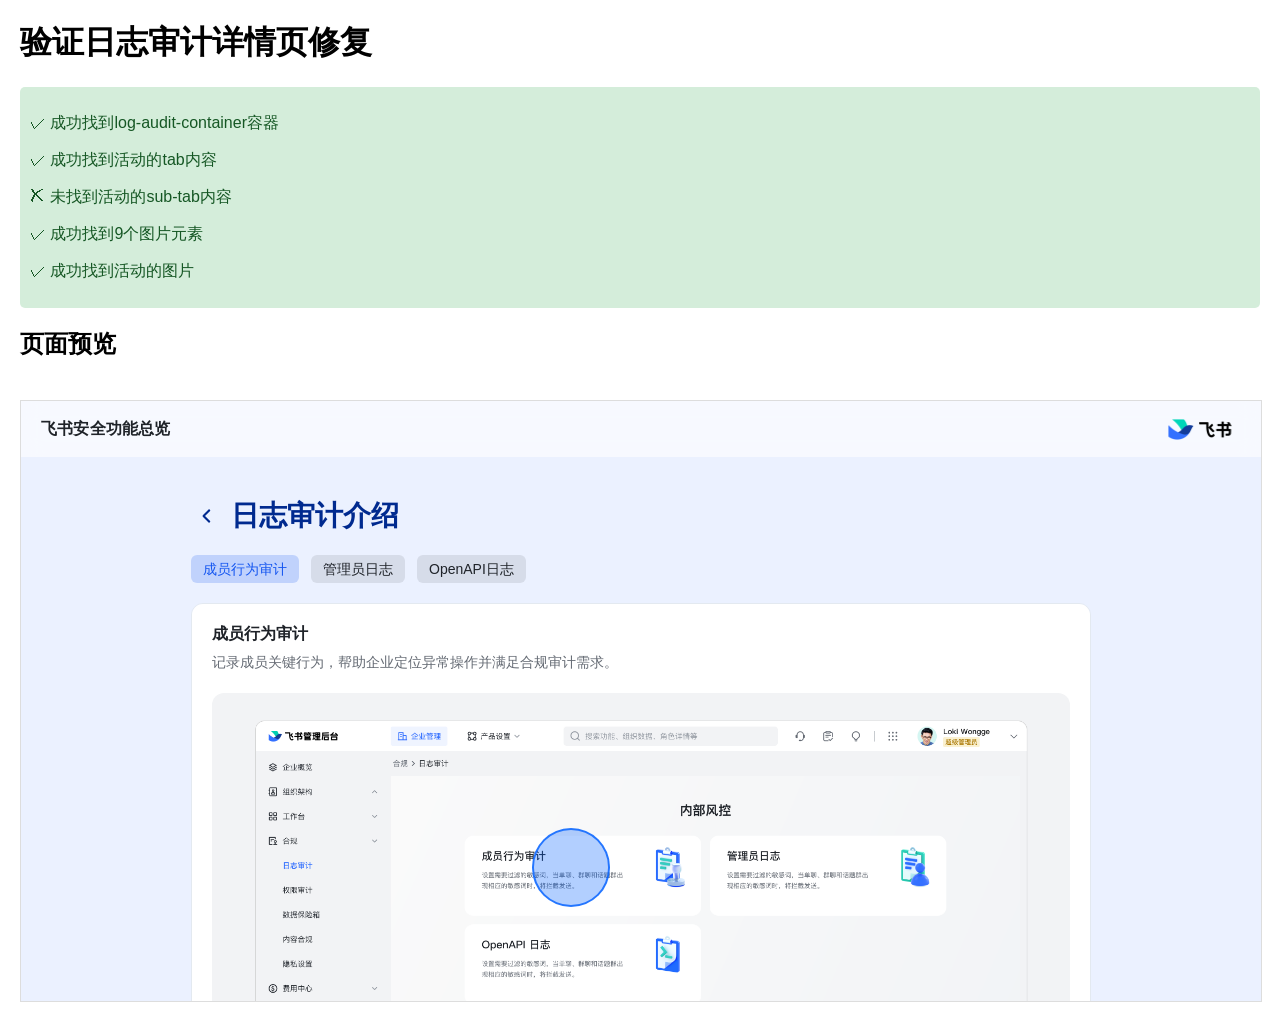
<file: verify-fix.html>
<!DOCTYPE html>
<html lang="zh-CN">
<head>
    <meta charset="UTF-8">
    <meta name="viewport" content="width=device-width, initial-scale=1.0">
    <title>验证修复</title>
    <style>
        body { font-family: Arial, sans-serif; margin: 20px; }
        .test-result { margin: 10px 0; padding: 10px; border-radius: 5px; }
        .success { background-color: #d4edda; color: #155724; }
        .error { background-color: #f8d7da; color: #721c24; }
        iframe { width: 100%; height: 600px; border: 1px solid #ddd; margin-top: 20px; }
    </style>
</head>
<body>
    <h1>验证日志审计详情页修复</h1>
    <div class="test-result" id="result"></div>
    
    <h2>页面预览</h2>
    <iframe src="log-audit-detail.html" id="preview"></iframe>
    
    <script>
        // 测试页面是否能正常加载
        const iframe = document.getElementById('preview');
        const resultDiv = document.getElementById('result');
        
        iframe.onload = function() {
            try {
                // 检查页面是否包含必要的元素
                const doc = iframe.contentDocument || iframe.contentWindow.document;
                
                // 检查log-audit-container容器
                const container = doc.querySelector('.log-audit-container');
                if (container) {
                    resultDiv.innerHTML += '<p>✓ 成功找到log-audit-container容器</p>';
                } else {
                    resultDiv.innerHTML += '<p>✗ 未找到log-audit-container容器</p>';
                }
                
                // 检查活动的tab内容
                const activeTabContent = doc.querySelector('.tab-content.active');
                if (activeTabContent) {
                    resultDiv.innerHTML += '<p>✓ 成功找到活动的tab内容</p>';
                } else {
                    resultDiv.innerHTML += '<p>✗ 未找到活动的tab内容</p>';
                }
                
                // 检查活动的sub-tab内容
                const activeSubTabContent = doc.querySelector('.sub-tab-content.active');
                if (activeSubTabContent) {
                    resultDiv.innerHTML += '<p>✓ 成功找到活动的sub-tab内容</p>';
                } else {
                    resultDiv.innerHTML += '<p>✗ 未找到活动的sub-tab内容</p>';
                }
                
                // 检查图片元素
                const images = doc.querySelectorAll('.step-image');
                if (images.length > 0) {
                    resultDiv.innerHTML += `<p>✓ 成功找到${images.length}个图片元素</p>`;
                } else {
                    resultDiv.innerHTML += '<p>✗ 未找到图片元素</p>';
                }
                
                // 检查活动的图片
                const activeImage = doc.querySelector('.step-image.active');
                if (activeImage) {
                    resultDiv.innerHTML += '<p>✓ 成功找到活动的图片</p>';
                } else {
                    resultDiv.innerHTML += '<p>✗ 未找到活动的图片</p>';
                }
                
                resultDiv.className = 'test-result success';
            } catch (error) {
                resultDiv.innerHTML = `<p>✗ 测试失败: ${error.message}</p>`;
                resultDiv.className = 'test-result error';
            }
        };
    </script>
</body>
</html>
</file>
<file: styles.css>
/* 全局样式重置 */
* {
    margin: 0;
    padding: 0;
    box-sizing: border-box;
}

/* 全站背景色（详情页与首页保持一致） */
html, body {
    background-color: #EBF1FF !important;
}

/* 全站统一固定头部（详情页与首页共用） */
:root {
    --page-header-height: 56px;
}

.fixed-header {
    position: fixed;
    top: 0;
    left: 0;
    right: 0;
    height: var(--page-header-height);
    display: flex;
    align-items: center;
    justify-content: space-between;
    padding: 0 20px;
    background: rgba(255, 255, 255, 0.6);
    backdrop-filter: blur(10px);
    -webkit-backdrop-filter: blur(10px);
    border-bottom: none;
    z-index: 1000;
}

.fixed-header .header-title {
    font-size: 16px;
    font-weight: 600;
    color: #1F2329;
    letter-spacing: 0.2px;
    white-space: nowrap;
}

.fixed-header .header-logo {
    height: 40px;
    width: auto;
    object-fit: contain;
}

/* 正视图卡片布局专用样式 */
.slant-cards-page {
    margin: 0;
    padding: 0;
    min-height: 100vh;
    background-color: #EBF1FF !important; /* 设置新的背景色 */
    display: flex;
    align-items: center;
    justify-content: center;
    /* 移除透视效果 */
    overflow: visible;
    /* 移除黑色背景层 */
    background-image: none;
}

/* 移除页面背景光效 */
.slant-cards-page::before {
    content: '';
    position: fixed;
    top: -50%;
    left: -50%;
    width: 200%;
    height: 200%;
    background: none;
    z-index: -1;
}

.slant-cards-page::after {
    content: '';
    position: fixed;
    top: 0;
    left: 0;
    width: 100%;
    height: 100%;
    background: none;
    z-index: -1;
}

.cards-container {
    position: relative;
    width: 100%;
    max-width: 1400px; /* 增加最大宽度以适应位移 */
    height: auto;
    min-height: 800px;
    margin: 0 auto;
    padding: 40px;
    display: flex;
    justify-content: center;
    align-items: center;
    background: none;
    overflow: visible;
    flex-wrap: wrap;
}

/* 卡片组样式 */
.card-group {
    position: relative;
    width: 380px;
    display: flex;
    flex-direction: column;
    align-items: center;
    gap: 16px; /* 设置卡片间距为16px */
    z-index: 5;
}

/* 卡片链接样式 */
.card-link {
    display: block;
    text-decoration: none;
    color: inherit;
    width: 100%;
}

/* 卡片通用样式修改 */
.slant-card {
    position: static;
    width: 380px;
    height: auto;
    padding: 20px;
    background: #ffffff; /* 修改背景色为白色 */
    border-radius: 20px;
    transition: all 0.3s ease;
    z-index: 5;
    position: relative;
    border: none; /* 确保没有默认边框 */
    overflow: visible; /* 允许伪元素超出卡片范围 */
}

/* 卡片hover效果 */
.slant-card:hover {
    box-shadow: 0 0 40px rgba(34, 83, 174, 0.15); /* 加重投影 */
    transform: scale(1.02); /* 稍微放大 */
    z-index: 15; /* 确保hover的卡片在最上层 */
}

/* 修复中间卡片hover时的位移问题 */
@media (min-width: 1025px) {
    /* 左侧中间卡片hover效果 */
    .left-group-middle:hover {
        transform: translateX(-60px) scale(1.02); /* 保留水平位移并添加缩放 */
    }
    
    /* 右侧中间卡片hover效果 */
    .right-group-middle:hover {
        transform: translateX(60px) scale(1.02); /* 保留水平位移并添加缩放 */
    }
}

/* 移除渐变边框伪元素 */

/* 左侧卡片组 */
.left-group {
    transform: translateX(-80px);
}

/* 右侧卡片组 */
.right-group {
    transform: translateX(80px);
}

/* 中间卡片向外侧突出效果（仅在大于1024px时生效） */
@media (min-width: 1025px) {
    /* 左侧中间卡片向左突出 */
    .left-group-middle {
        transform: translateX(-60px);
        z-index: 10;
    }
    
    /* 右侧中间卡片向右突出 */
    .right-group-middle {
        transform: translateX(60px);
        z-index: 10;
    }
}

/* 连接线样式 */
.connection-lines {
    position: absolute;
    top: 0;
    left: 0;
    z-index: 5;
    pointer-events: none;
}

.connection-lines line {
    filter: drop-shadow(0 0 5px rgba(147, 51, 234, 0.5));
    transition: stroke-width 0.3s ease, opacity 0.3s ease;
}

/* 中心Logo容器样式 */
.center-logo {
    position: absolute;
    top: 50%;
    left: 50%;
    transform: translate(-50%, -50%);
    z-index: 1;
    display: flex;
    justify-content: center;
    align-items: center;
}

/* 中心Logo图片样式 */
.center-logo-image {
    width: 500px;
    height: 500px;
    object-fit: contain;
    /* 移除所有滤镜效果，显示原始图片状态 */
    /* 移除悬停效果，保持稳定状态 */
}



.slant-cards-page .card-header {
    display: flex;
    align-items: center; /* 上下居中对齐 */
    gap: 16px; /* 修改icon和文字的距离为16px */
    margin-bottom: 16px; /* 修改卡片头部和标签之间的间距为16px */
    padding-bottom: 10px;
    border-bottom: 1px solid #CCDCFF; /* 修改底部线颜色为CCDCFF */
    flex-wrap: wrap;
}

/* 移除.card-icon容器，将样式直接应用到svg-icon */

.slant-cards-page .svg-icon {
    width: 40px;
    height: 40px;
    flex-shrink: 0;
    display: flex;
    align-items: center;
    justify-content: center;
    background: rgba(255, 255, 255, 0.6);
    border-radius: 8px;
    overflow: hidden;
    object-fit: contain;
    transition: transform 0.3s ease;
}

.slant-cards-page .card-text-container {
    flex: 1;
    min-width: 0;
    display: flex;
    flex-direction: column;
    gap: 2px; /* 缩小主副标题高度间距 */
}

.slant-cards-page .card-title {
    font-size: 18px;
    font-weight: 600;
    color: #002A8F;
    margin: 0;
    line-height: 1.3;
    transition: color 0.3s ease;
}

.slant-cards-page .card-description {
    font-size: 14px;
    color: #546A9E;
    margin: 0;
    line-height: 1.5;
    transition: color 0.3s ease;
}

/* 卡片标签样式 - 平铺展示所有功能项 */
.slant-cards-page .card-tags {
    width: 100%;
    display: flex;
    flex-wrap: wrap;
    justify-content: flex-start;
    align-items: center;
    gap: 6px;
}

/* 确保卡片容器允许标签容器扩展宽度 */
.slant-card {
    position: relative;
    width: 380px;
    height: auto;
    padding: 20px;
    background: #ffffff; /* 修改背景色为白色 */
    border-radius: 20px;
    transition: all 0.3s ease;
    z-index: 5;
    border: none; /* 确保没有默认边框 */
    overflow: hidden; /* 防止内容溢出 */
    display: flex;
    flex-direction: column;
    /* 添加蓝紫色投影效果 */
    box-shadow: 0 0 30px rgba(34, 83, 174, 0.1);
}

/* Chrome, Safari和Opera隐藏滚动条 */
.slant-cards-page .card-tags::-webkit-scrollbar {
    display: none;
}

.slant-cards-page .card-tag {
    display: inline-flex;
    align-items: center;
    font-size: 10px;
    color: #546A9E;
    padding: 6px 12px;
    border-radius: 8px; /* 修改圆角为8px */
    text-transform: none;
    letter-spacing: normal;
    box-shadow: none; /* 确保tag投影已移除 */
    position: relative;
    transition: all 0.2s ease;
    background: #EAEAF8; /* 标签颜色改为EAEAF8 */
    flex-shrink: 0; /* 防止标签被压缩 */
    white-space: nowrap; /* 防止文案换行 */
    border: none; /* 确保没有边框 */
}

/* 移除标签渐变描边 */
.slant-cards-page .card-tag::after {
    display: none;
}

/* 标签对钩图标 */
.slant-cards-page .card-tag::before {
    content: '✓';
    margin-right: 5px;
    font-size: 8px;
    line-height: 1;
    display: inline-flex;
    align-items: center;
    justify-content: center;
    width: 12px;
    height: 12px;
    background-color: #5B65F5;
    border-radius: 50%;
    color: white;
}

body {
    font-family: -apple-system, BlinkMacSystemFont, 'Segoe UI', Roboto, 'Helvetica Neue', Arial, sans-serif;
    background-color: #EBF1FF; /* 设置新的背景色 */
    background-image: none;
    min-height: 100vh;
    display: flex;
    justify-content: center;
    align-items: center;
    padding: 0; /* 移除默认的20px内边距 */
    position: relative;
    overflow: hidden;
    color: #546A9E;
}

/* 移除背景光效 */
body::before {
    content: '';
    position: fixed;
    top: -50%;
    left: -50%;
    width: 200%;
    height: 200%;
    background: none;
    animation: none;
    z-index: -1;
}

body::after {
    content: '';
    position: fixed;
    top: 0;
    left: 0;
    width: 100%;
    height: 100%;
    background: none;
    z-index: -1;
}

/* 动态光效动画 */
@keyframes backgroundPulse {
    0%, 100% {
        transform: scale(1) rotate(0deg);
        opacity: 0.5;
    }
    50% {
        transform: scale(1.1) rotate(180deg);
        opacity: 0.7;
    }
}

/* 移除了与发光球体布局相关的主容器、中心区域和左右卡片容器样式 */

/* 移除了与安全卡片（发光球体布局）相关的样式 */

/* 卡片头部 */
.card-header {
    display: flex;
    align-items: flex-start;
    margin-bottom: 12px;
}

.card-text-container {
    display: flex;
    flex-direction: column;
    justify-content: flex-start;
    text-align: left;
}

.card-icon {
    margin-right: 12px;
    flex-shrink: 0;
}

.icon-circle {
    width: 40px;
    height: 40px;
    border-radius: 50%;
    background-color: #E3F2FD;
    display: flex;
    justify-content: center;
    align-items: center;
    color: #2196F3;
    font-weight: bold;
    font-size: 18px;
}

.svg-icon {
    width: 40px;
    height: 40px;
    display: block;
}

.card-title {
    font-size: 18px;
    font-weight: 600;
    color: #002A8F;
    margin-bottom: 4px;
    cursor: pointer;
    transition: color 0.3s ease;
}

.card-description {
    font-size: 12px;
    color: #546A9E;
    line-height: 1.3;
}

/* 卡片内容 */
.card-content {
    display: flex;
    flex-direction: row;
    flex-wrap: wrap;
    gap: 8px;
    align-items: center;
}

/* 详情页tab内容默认隐藏，用于转场动画 */
.tab-content {
    opacity: 0;
    transition: opacity 0.3s ease;
    background-color: #fff;
    border: 1px solid #e3e9f0;
    border-radius: 12px;
}

.tab-content.active {
    opacity: 1;
}

.tabs {
    opacity: 0;
    transition: opacity 0.3s ease;
}

.feature-item {
    font-size: 12px;
    color: #546A9E;
    padding: 3px 6px;
    border-radius: 4px;
    background-color: #f5f7fa;
    transition: background-color 0.3s ease, color 0.3s ease;
    width: fit-content;
    white-space: nowrap;
    cursor: pointer;
}

.feature-item:hover {
    background-color: #e3f2fd;
}

/* 连接线条 */
.connection-lines {
    position: absolute;
    top: 0;
    left: 0;
    width: 100%;
    height: 100%;
    pointer-events: none;
    z-index: 5;
}



/* 响应式设计 */
@media (max-width: 1024px) {
    .cards-container {
        flex-direction: column;
        height: auto;
        gap: 16px;
        padding: 20px;
        position: relative;
    }

    .left-group,
    .right-group {
        transform: none;
        margin: 0;
        width: 100%;
        max-width: 450px;
        gap: 16px;
    }

    /* 移除中间卡片的突出效果 */
    .left-group-middle,
    .right-group-middle {
        transform: none;
        z-index: 5;
    }

    .slant-card {
        width: 100%;
        max-width: 380px;
    }

    .center-logo {
        position: absolute;
        transform: translate(-50%, -50%);
        top: 50%;
        left: 50%;
        margin: 0;
        z-index: 1;
    }

    .center-logo-image {
        width: 300px;
        height: 300px;
        opacity: 0.5;
    }
}

/* 双图片布局通用样式 */
.dual-image-container {
    display: flex;
    justify-content: center;
    align-items: center;
    width: 100%;
    height: 100%;
    min-height: 200px;
    position: relative;
}

.main-image-container {
    display: flex;
    justify-content: center;
    align-items: center;
    max-width: 80%;
    width: 100%;
    height: 100%;
}

.main-image {
    display: block;
    max-width: 100%;
    max-height: 288px; /* 白色容器高度400px扣除内边距40px后的80%（360px*0.8） */
    width: auto;
    height: auto;
    box-shadow: 0 4px 12px rgba(0, 0, 0, 0.15);
    border-radius: 4px;
    transform: translateZ(0);
}

.overlay-image {
    position: absolute;
    width: 50%;
    height: auto;
    max-width: 150px;
    box-shadow: 0 2px 8px rgba(0, 0, 0, 0.1);
    border-radius: 4px;
    transform: translate(110%, 170%);
    z-index: 1;
    transform-style: preserve-3d;
}

/* 图二位置微调类 */
.overlay-top-left {
    transform: translate(-110%, -170%);
}

.overlay-top-right {
    transform: translate(110%, -170%);
}

.overlay-bottom-left {
    transform: translate(-110%, 170%);
}

.overlay-bottom-right {
    transform: translate(110%, 170%);
}

.overlay-center {
    transform: translate(0, 0);
}

.overlay-top-center {
    transform: translate(0, -150%);
}

.overlay-bottom-center {
    transform: translate(0, 150%);
}

.overlay-left-center {
    transform: translate(-150%, 0);
}

.overlay-right-center {
    transform: translate(150%, 0);
}

/* 动画效果 */
@keyframes fadeInScale {
    from {
        opacity: 0;
        transform: scale(0.9);
    }
    to {
        opacity: 1;
        transform: scale(1);
    }
}

/* 包含translate的淡入缩放动画 */
@keyframes fadeInScaleWithTranslate {
    from {
        opacity: 0;
        transform: translate(110%, 170%) scale(0.9);
    }
    to {
        opacity: 1;
        transform: translate(110%, 170%) scale(1);
    }
}

/* SSO模块专用的淡入缩放动画（无translate） */
@keyframes fadeInScaleSSO {
    from {
        opacity: 0;
        transform: scale(0.9);
    }
    to {
        opacity: 1;
        transform: scale(1);
    }
}

@keyframes fadeIn {
    from {
        opacity: 0;
    }
    to {
        opacity: 1;
    }
}

.fade-in {
    animation: fadeInScale 0.6s ease forwards;
}

/* 图片淡入动画 - 与首页一致 */
.tab-image {
    opacity: 0; /* 初始状态完全隐藏 */
    animation: fadeInScale 0.6s ease forwards;
}

/* 第二张图片延迟动画 - 结合translate和scale */
.step1-container .tab-image:last-child {
    opacity: 0; /* 初始状态完全隐藏 */
    animation: fadeInScaleWithTranslate 0.6s ease 200ms forwards;
}

/* 延迟动画 */
.security-card:nth-child(1) {
    animation-delay: 0.1s;
}

.security-card:nth-child(2) {
    animation-delay: 0.2s;
}

.security-card:nth-child(3) {
    animation-delay: 0.3s;
}

.security-card:nth-child(4) {
    animation-delay: 0.4s;
}

.security-card:nth-child(5) {
    animation-delay: 0.5s;
}

.security-card:nth-child(6) {
    animation-delay: 0.6s;
}
</file>
